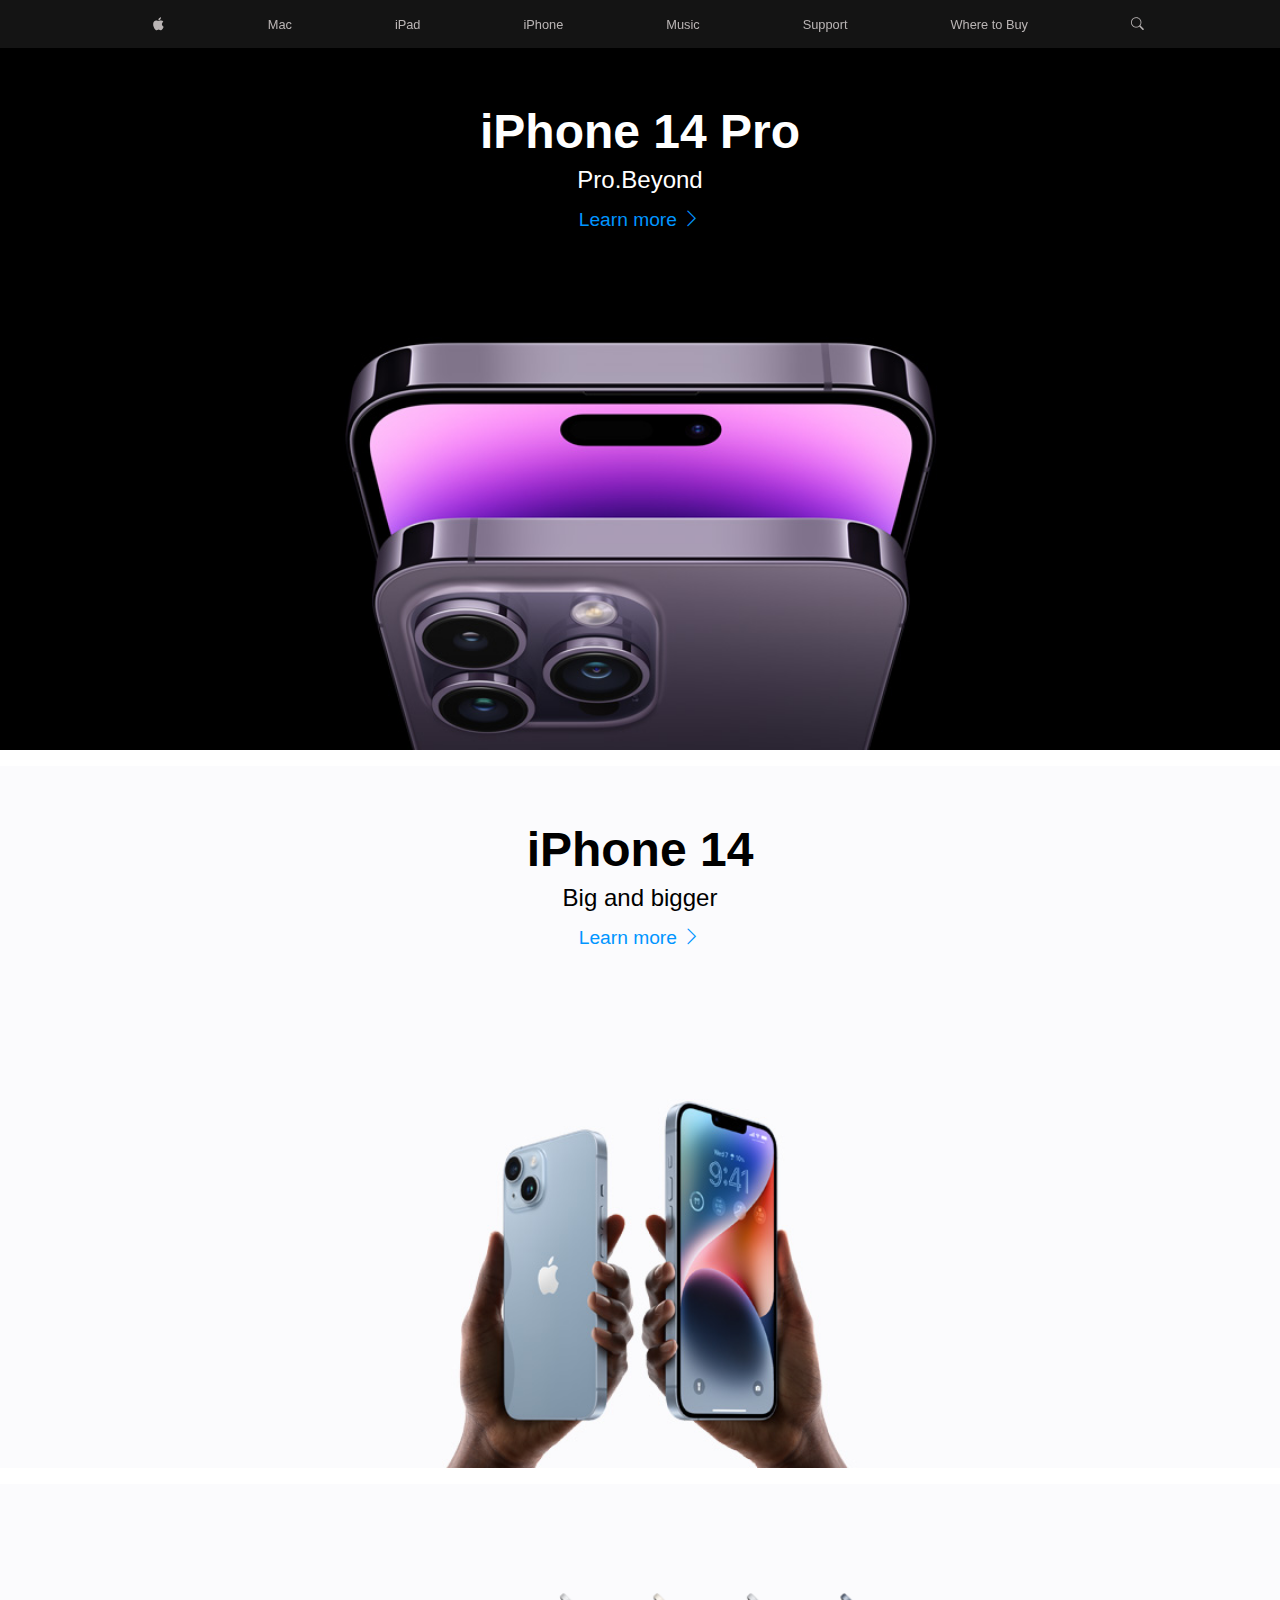
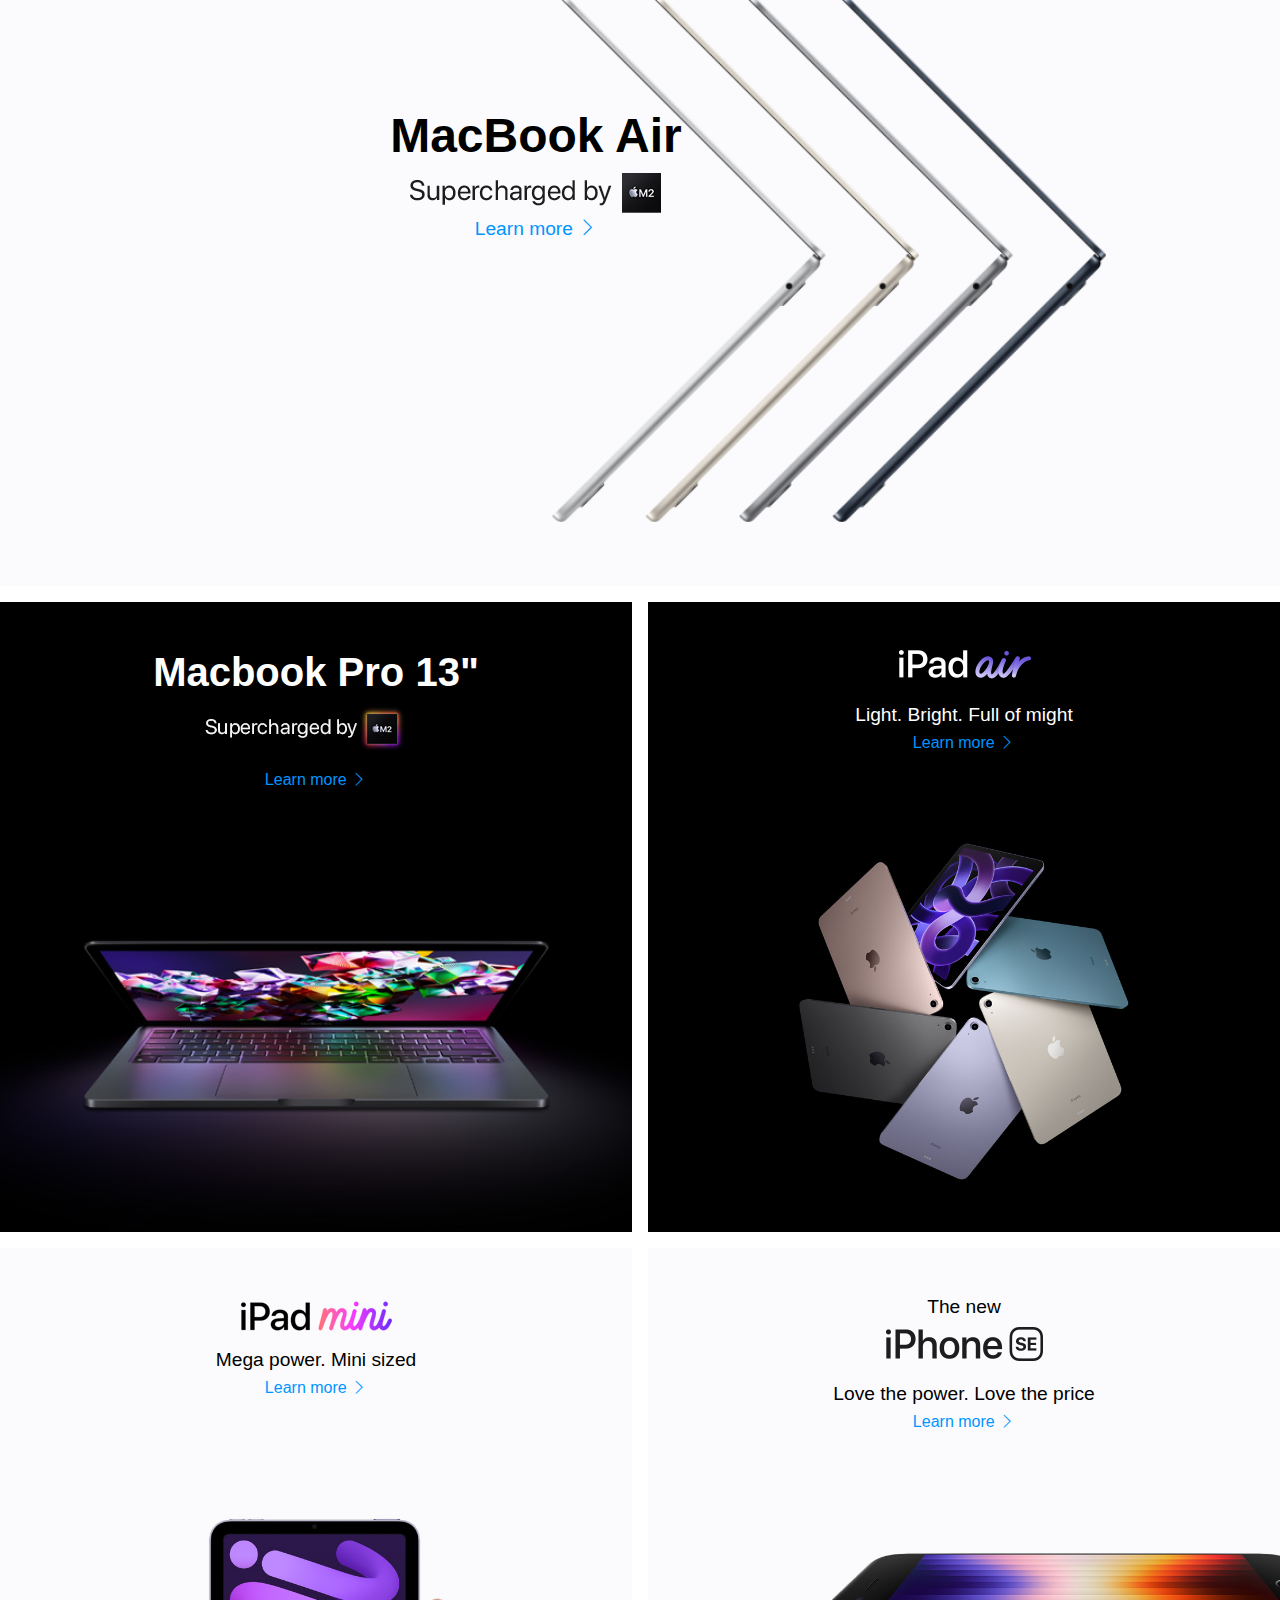
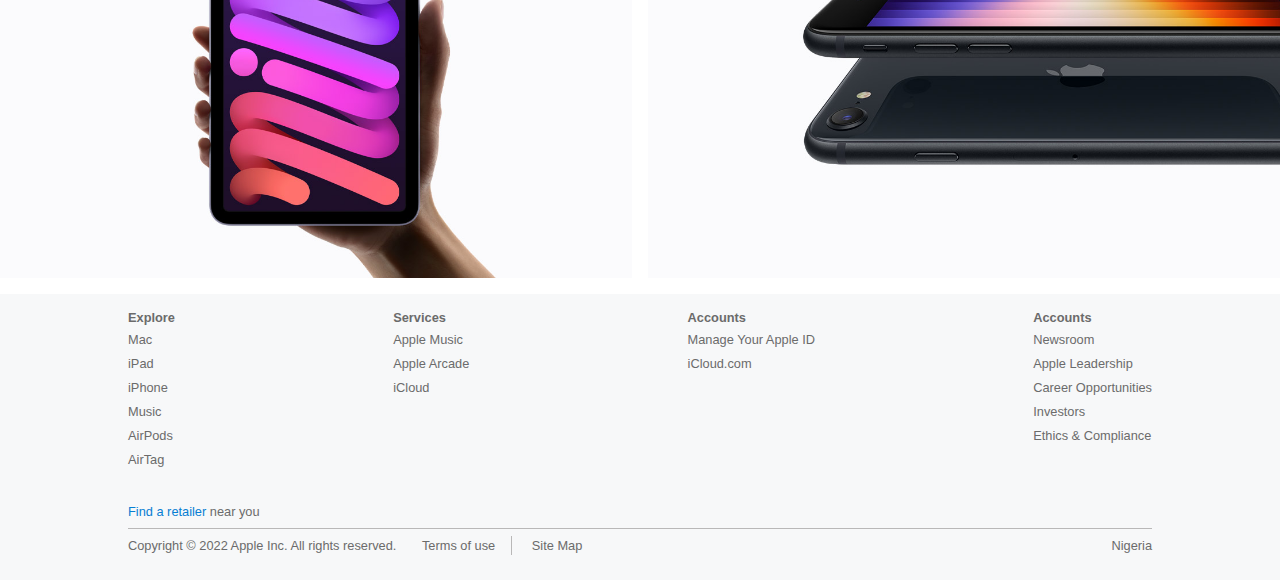
<file: index.html>
<!DOCTYPE html>
<html lang="en">
<head>
    <meta charset="UTF-8">
    <meta http-equiv="X-UA-Compatible" content="IE=edge">
    <meta name="viewport" content="width=device-width, initial-scale=1.0">
    <link rel="stylesheet" href="https://cdn.jsdelivr.net/npm/bootstrap-icons@1.9.1/font/bootstrap-icons.css"/>
    <link rel="stylesheet" href="./CSS/style.css">
    <link rel="stylesheet" href="./CSS/header-footer.css">
    <link rel="shortcut icon" href="./Images/apple logo.png" type="image/x-icon">
    <title>Apple-Clone</title>
</head>
<body>
   <div id="backdrop"> </div>
    <nav class="nav">
        <div class="nav-inner">
            <div class="nav-hamburger" id="toggle-nav">
                <i class="bi bi-list hamburger-img"></i>
            </div>
            <div class="nav-hamburger" id="toggle-nav-2">
                <i class="bi bi-x-lg hamburger-img"></i>
            </div>
            <div class="nav-apple-logo"> <a href="#"><i class="bi bi-apple apple-logo"></i></a></div>
        
            <!-- Desktop Nav bar -->
            <ul class="desktop-menu-list" id="desktop-menu-list">
                    <li class=" desktop-menu-list-item"> <a href="#"><i class="bi bi-apple"></i></a></li>
                    <li class=" desktop-menu-list-item"><a href="./macpage.html">Mac</a></li>
                    <li class=" desktop-menu-list-item"><a href="/ipad.html">iPad </a></li>
                    <li class=" desktop-menu-list-item"><a href="/iphone.html">iPhone</a></li>
                    <li class=" desktop-menu-list-item"><a href="/music.html">Music </a></li>
                    <li class=" desktop-menu-list-item"><a href="/support.html">Support</a></li>
                    <li class=" desktop-menu-list-item"><a href="/where-to-buy.html">Where to Buy</a></li>
                    <div class="desktop-menu-list-item" id="search"><i class="bi bi-search"></i></div>
            </ul>

            <!-- Search box on Desktop -->
            <div class="desktop-search-container search-container" id="desktop-search-container">
                <div>
                    <i class="bi bi-search"></i>
                    <input type="text" placeholder="Search apple.com" class="search-input" id="search-input">
                    <i class="bi bi-x-lg" id="close-search"></i>
                </div>
            </div>
        </div>
        <!-- Mobile drop down menu -->
        <div class="mobile-drop-down-container" id="mobile-drop-down-container">
            <div class="drop-down-top">
                <div class="search-container">
                    <i class="bi bi-search"></i>
                    <input type="text" placeholder="Search apple.com">
                </div>
            </div>
            <ul class="menu-list">
                <li class="menu-list-item top"><a href="./macpage.html">Mac</a></li>
                <li class="menu-list-item"><a href="/ipad.html">iPad </a></li>
                <li class="menu-list-item"><a href="/iphone.html">iPhone</a></li>
                <li class="menu-list-item"><a href="music.html">Music </a></li>
                <li class="menu-list-item"><a href="/support.html">Support</a></li>
                <li class="menu-list-item"><a href="/where-to-buy.html">Where to Buy</a></li>
            </ul>
        </div>
    </nav>
    <main>
        <!-- Hero section -->
        <section class="hero-pro">
            <h1><a href="https://www.apple.com/ng/iphone-14-pro/">iPhone 14 Pro</a></h1>
            <h3><a href="https://www.apple.com/ng/iphone-14-pro/">Pro.Beyond</a></h3>
            <p><a href="https://www.apple.com/ng/iphone-14-pro/">Learn more <span class="chevron"><i class="bi bi-chevron-right"></i></span></a></p>
        </section>

        <section class="hero-iphone-14">
            <h1><a href="https://www.apple.com/ng/iphone-14/">iPhone 14</a></h1>
            <h3><a href="https://www.apple.com/ng/iphone-14/">Big and bigger</a></h3>
            <p><a href="https://www.apple.com/ng/iphone-14/">Learn more <span class="chevron"><i class="bi bi-chevron-right"></i></span></a></p>
        </section>

        <section class="hero-macbook">
            <div class="mac">
                <div class='mac-left'>
                    <div class="mac-left-inner">
                        <h1><a href="https://www.apple.com/ng/iphone-14/">MacBook Air</a></h1>
                        <h2><a href="https://www.apple.com/ng/macbook-pro-13/"><img src="./Images/logo_hero_macbookair__edl9uovq56wm_large.png"> </a></h2>
                        <p><a href="https://www.apple.com/ng/iphone-14/">Learn more <span class="chevron"><i class="bi bi-chevron-right"></i></span></a></p>    
                    </div>
                </div>
                <div class='mac-right'>
                    <img src="/Images/hero_macbookair__el7scava26mq_large.png" alt="">
                </div>
            </div>
        </section>

        <section class="promo-section">
            <div class="grid-item grid-item-1">
                <h2><a href="https://www.apple.com/ng/macbook-pro-13/"> Macbook Pro 13" </a></h2>
                <h2><a href="https://www.apple.com/ng/macbook-pro-13/"><img src="./Images/logo_promo_mbp13__gnmug5nsag66_large.png"> </a></h2>
                <p><a href="https://www.apple.com/ng/macbook-pro-13/">Learn more <span class="chevron"><i class="bi bi-chevron-right"></i></span></a></p>
            </div>
            <div class="grid-item grid-item-2">
                <h2><a href="https://www.apple.com/ng/ipad-air/"><img src="./Images/promo_logo_ipadair__frwnnsqveeye_large.png"> </a></h2>
                <h4> <a href="https://www.apple.com/ng/ipad-air/"> Light. Bright. Full of might </a></h4>
                <p><a href="https://www.apple.com/ng/ipad-air/">Learn more <span class="chevron"><i class="bi bi-chevron-right"></i></span></a></p>
            </div>
            <div class="grid-item grid-item-3">
                <h2><a href="https://www.apple.com/ng/ipad-air/"><img src="./Images/promo_logo_ipad_mini__n5nqff6gq8yu_large.png"> </a></h2>
                <h4 class="white-bg"> <a href="https://www.apple.com/ng/ipad-air/"> Mega power. Mini sized </a></h4>
                <p><a href="https://www.apple.com/ng/iphone-14/">Learn more <span class="chevron"><i class="bi bi-chevron-right"></i></span></a></p>
            </div>
            <div class="grid-item grid-item-4">
                <h4 class="white-bg"><a href=""> The new </a></h4>
                <h2><a href="https://www.apple.com/ng/ipad-air/"><img src="./Images/logo_promo_iphonese__donhwtjy382u_large.png"> </a></h2>
                <h4 class="white-bg"> <a href=""> Love the power. Love the price </a></h4>
                <p><a href="https://www.apple.com/ng/iphone-14/">Learn more <span class="chevron"><i class="bi bi-chevron-right"></i></span></a></p>
            </div>
        </section>

        <footer>
            <div class="footer-container-mobile">
                <ul class="footer-accordion">
                    <li class="footer-item">
                        <div class="title-open">
                            <p>Explore</p>
                            <button class="footer-btn">
                                <span class="plus"><i class="bi bi-plus"></i></span>
                                <span class="minus"><i class="bi bi-x"></i></span>
                            </button>
                        </div>
                        <div class="footer-links">
                            <ul>
                                <li class="footer-link-item"><a href="./macpage.html">Mac </a></li>
                                <li class="footer-link-item"><a href="#">iPad </a></li>
                                <li class="footer-link-item"><a href="#">iPhone </a></li>
                                <li class="footer-link-item"><a href="#">Music </a></li>
                                <li class="footer-link-item"><a href="#">AirPods </a></li>
                                <li class="footer-link-item"><a href="#">AirTag </a></li>
                            </ul>
                        </div>
                    </li>
                    <li class="footer-item">
                        <div class="title-open">
                            <p>Services</p>
                            <button class="footer-btn">
                                <span class="plus"><i class="bi bi-plus"></i></span>
                                <span class="minus"><i class="bi bi-x"></i></span>
                            </button>
                        </div>
                        <div class="footer-links">
                            <ul>
                                <li class="footer-link-item"><a href="#">Apple Music </a></li>
                                <li class="footer-link-item"><a href="#">Apple Arcade </a></li>
                                <li class="footer-link-item"><a href="#">iCloud </a></li>
                            </ul>
                        </div>
                    </li>
                    <li class="footer-item">
                        <div class="title-open">
                            <p>Account</p>
                            <button class="footer-btn">
                                <span class="plus"><i class="bi bi-plus"></i></span>
                                <span class="minus"><i class="bi bi-x"></i></span>
                            </button>
                        </div>
                        <div class="footer-links">
                            <ul>
                                <li class="footer-link-item"><a href="#">Manage Your Apple ID</a></li>
                                <li class="footer-link-item"><a href="#">iCloud.com </a></li>
                            </ul>
                        </div>
                    </li>
                    <li class="footer-item">
                        <div class="title-open">
                            <p>About Apple</p>
                            <button class="footer-btn">
                                <span class="plus"><i class="bi bi-plus"></i></span>
                                <span class="minus"><i class="bi bi-x"></i></span>
                            </button>
                        </div>
                        <div class="footer-links">
                            <ul>
                                <li class="footer-link-item"><a href="#">Newsroom </a></li>
                                <li class="footer-link-item"><a href="#">Apple Leadership </a></li>
                                <li class="footer-link-item"><a href="#">Career Opportunities </a></li>
                                <li class="footer-link-item"><a href="#">Investors </a></li>
                                <li class="footer-link-item"><a href="#">Ethics & Compliance </a></li>
                            </ul>
                        </div>
                    </li>
                </ul>
            </div>

            <div class="footer-container-desktop">
                <div class="desktop-footer-items">
                    <h4>Explore</h4>
                    <ul class="desktop-footer-item-list">
                        <li class="footer-link-item"><a href="./macpage.html">Mac </a></li>
                         <li class="footer-link-item"><a href="#">iPad </a></li>
                         <li class="footer-link-item"><a href="#">iPhone </a></li>
                         <li class="footer-link-item"><a href="#">Music </a></li>
                         <li class="footer-link-item"><a href="#">AirPods </a></li>
                         <li class="footer-link-item"><a href="#">AirTag </a></li>
                    </ul>
                </div>

                <div class="desktop-footer-items">
                    <h4>Services</h4>
                    <ul class="desktop-footer-item-list">
                        <li class="footer-link-item"><a href="#">Apple Music </a></li>
                        <li class="footer-link-item"><a href="#">Apple Arcade </a></li>
                        <li class="footer-link-item"><a href="#">iCloud </a></li>
                    </ul>
                </div>
                <div class="desktop-footer-items">
                    <h4>Accounts</h4>
                    <ul class="desktop-footer-item-list">
                        <li class="footer-link-item"><a href="#">Manage Your Apple ID</a></li>
                        <li class="footer-link-item"><a href="#">iCloud.com </a></li>
                    </ul>
                </div>
                <div class="desktop-footer-items">
                    <h4>Accounts</h4>
                    <ul class="desktop-footer-item-list">
                        <li class="footer-link-item"><a href="#">Newsroom </a></li>
                        <li class="footer-link-item"><a href="#">Apple Leadership </a></li>
                        <li class="footer-link-item"><a href="#">Career Opportunities </a></li>
                        <li class="footer-link-item"><a href="#">Investors </a></li>
                        <li class="footer-link-item"><a href="#">Ethics & Compliance </a></li>
                    </ul>
                </div>
            </div>
            <div class="bottom-footer">
                <div class="retailer-find">
                    <p><a href="#">Find a retailer</a> near you</p>
                </div>
                <div class="copyright-container">
                    <div class="copyright">
                        <p>Copyright © 2022 Apple Inc. All rights reserved.</p>
                        <p><span class="terms"><a href="#">Terms of use</a></span> <span class="site-map"> <a>Site Map</a></span></p>
                    </div>
                    <div class="country">
                        <p><a href="#">Nigeria</a></p>
                    </div>
                </div>
            </div>
        </footer>

    </main>
    
  <script src="./script.js/script.js"></script>  
</body>
</html>
</file>
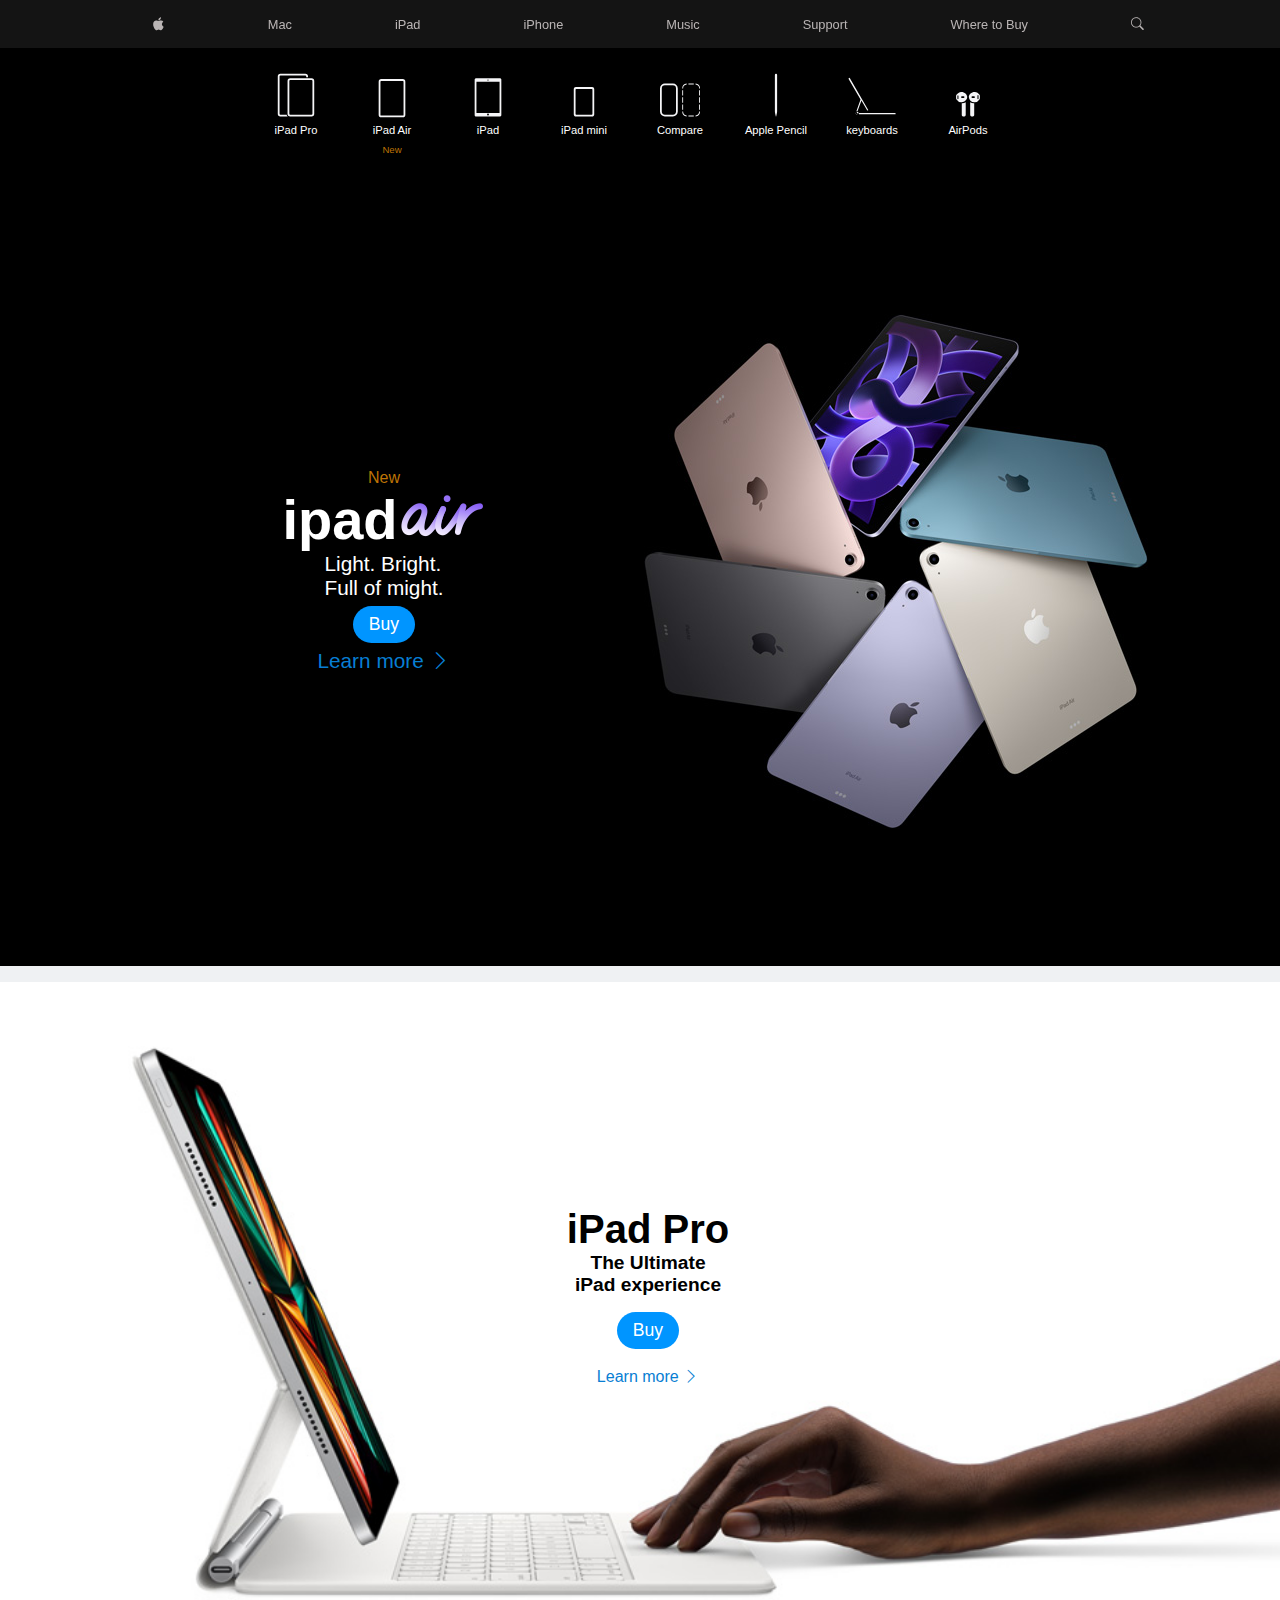
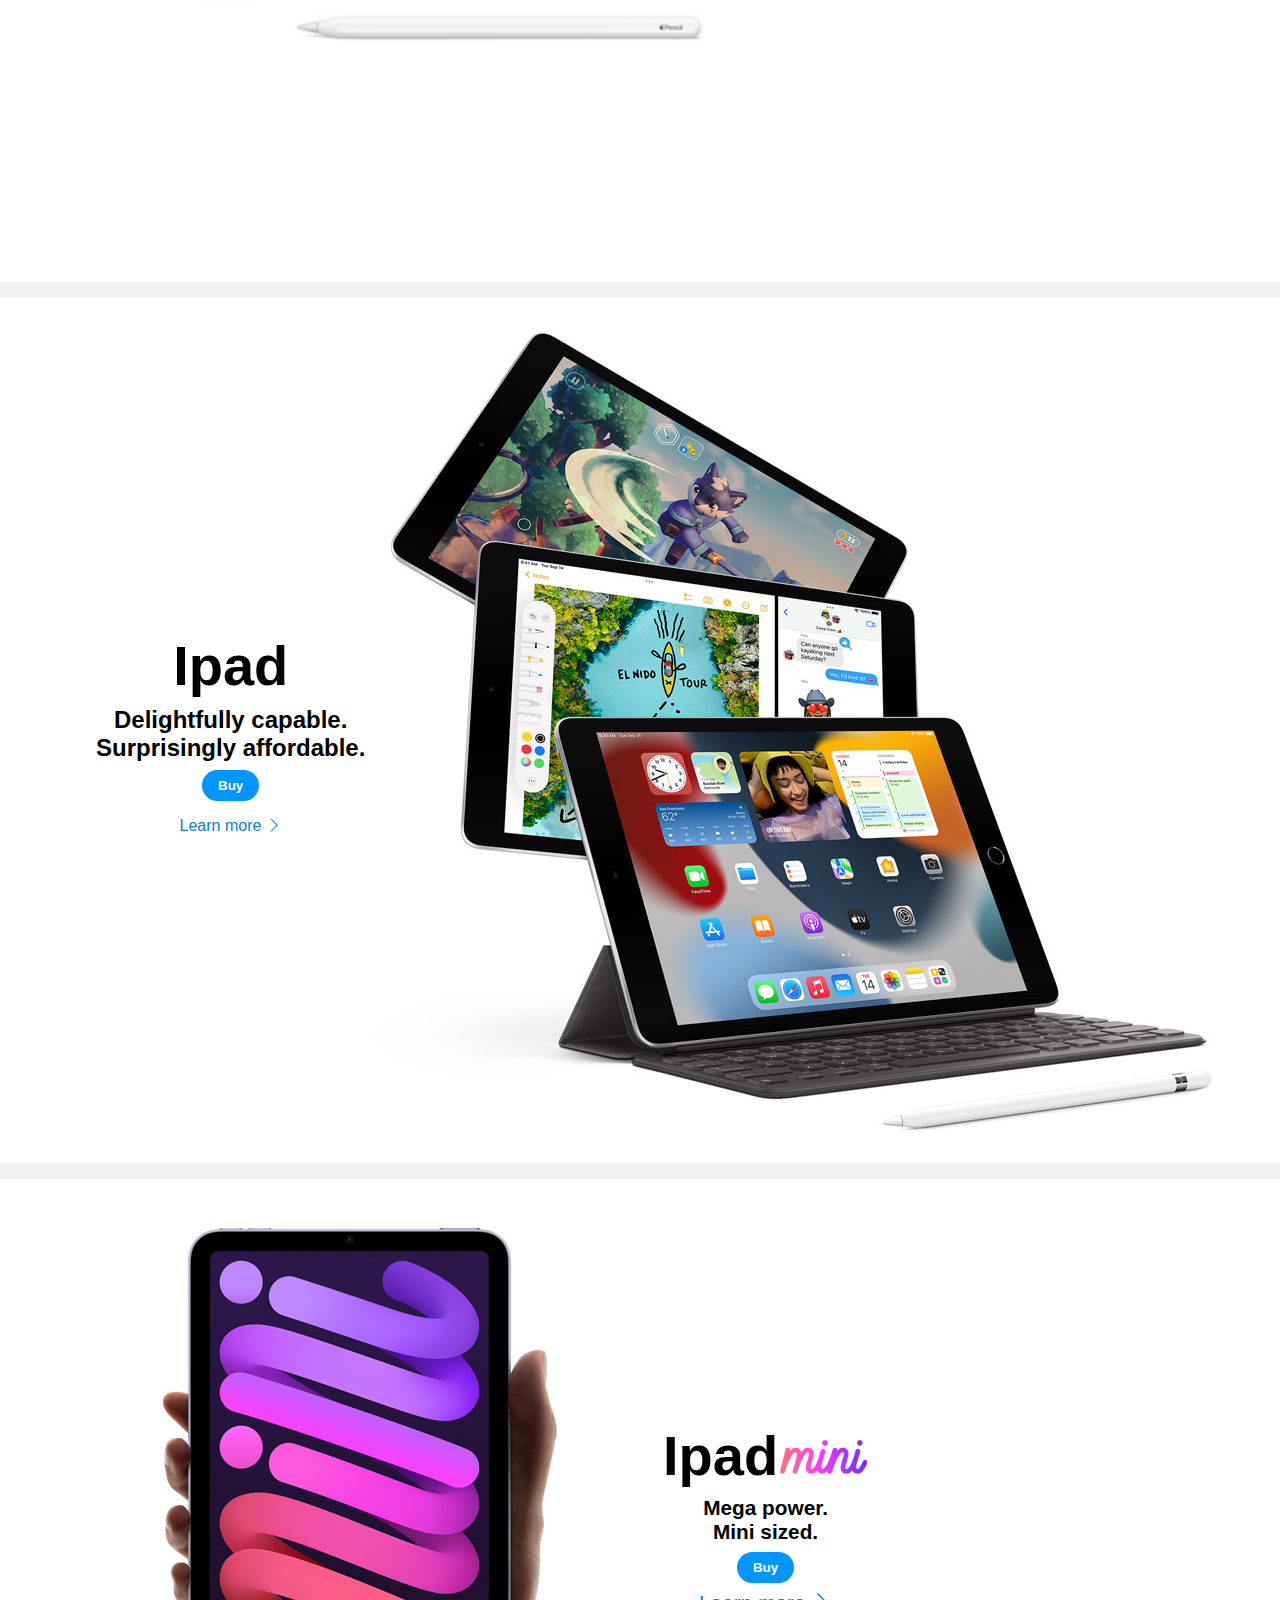
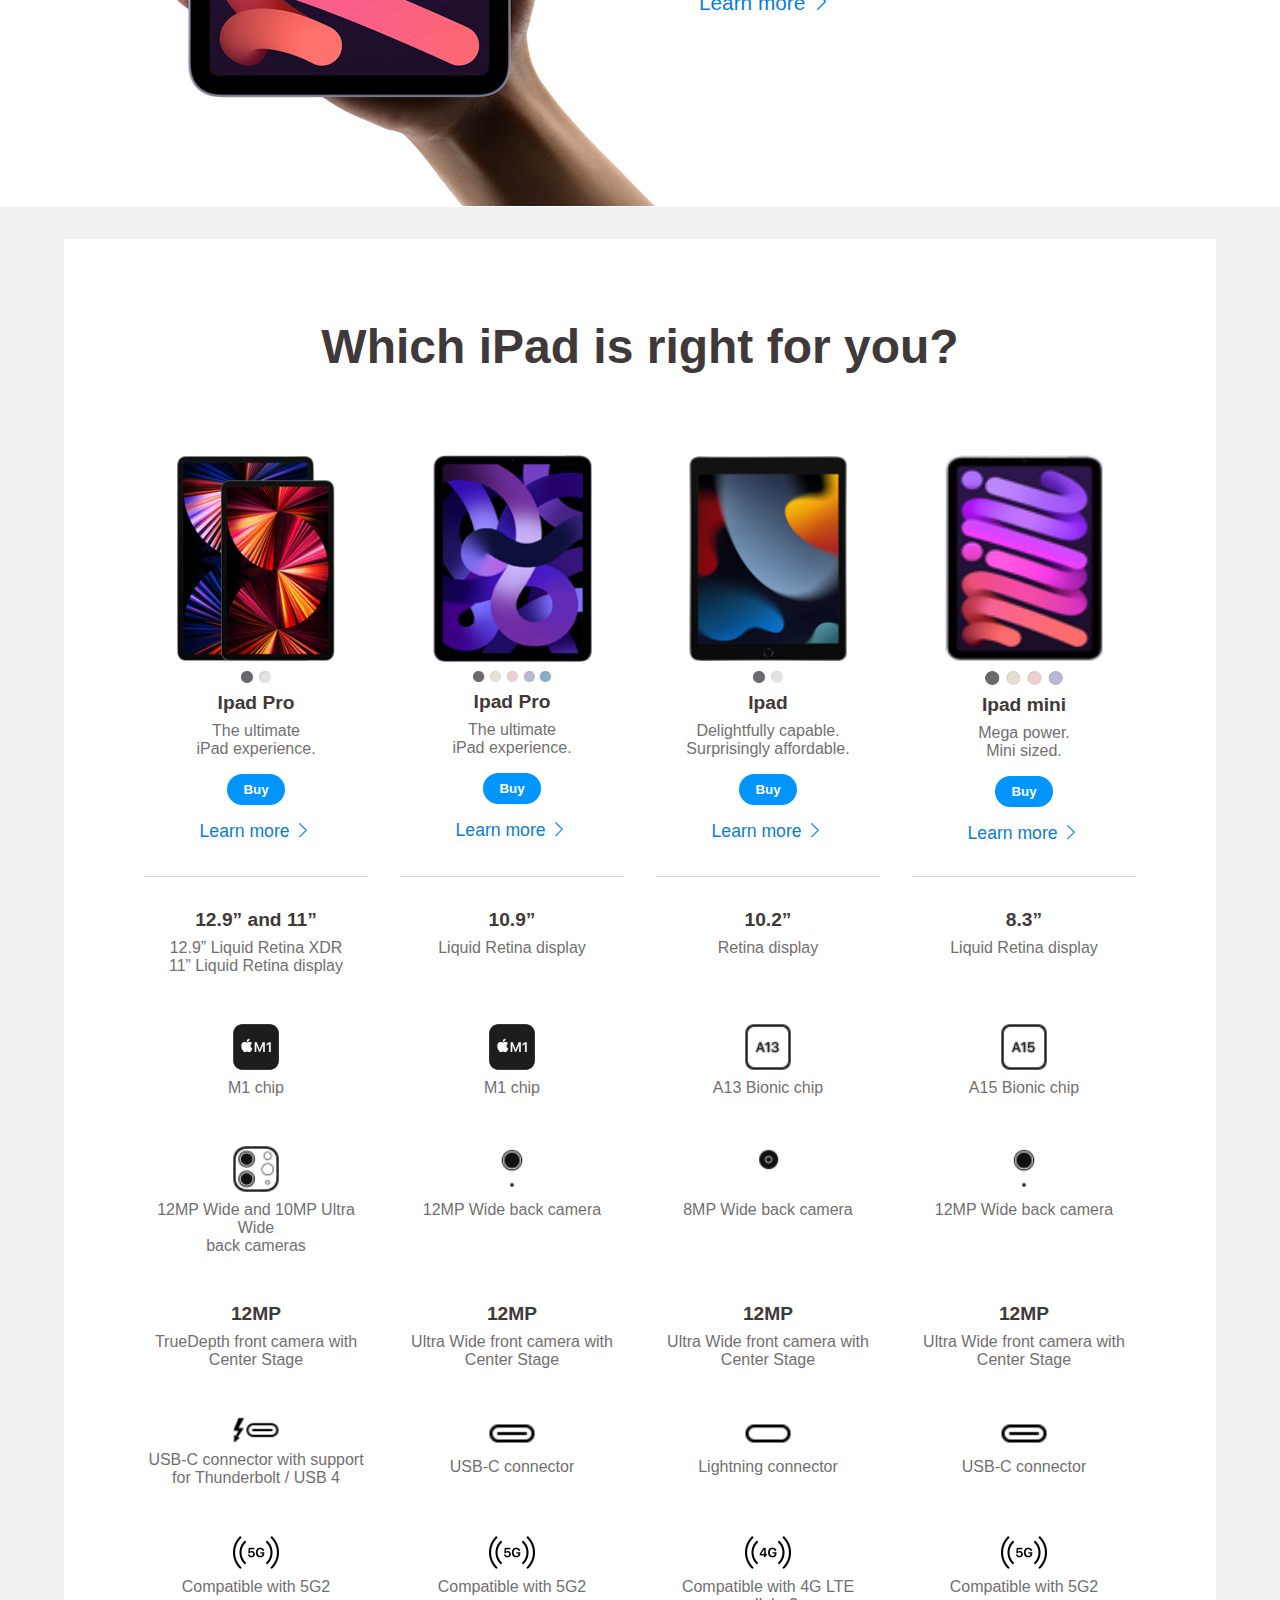
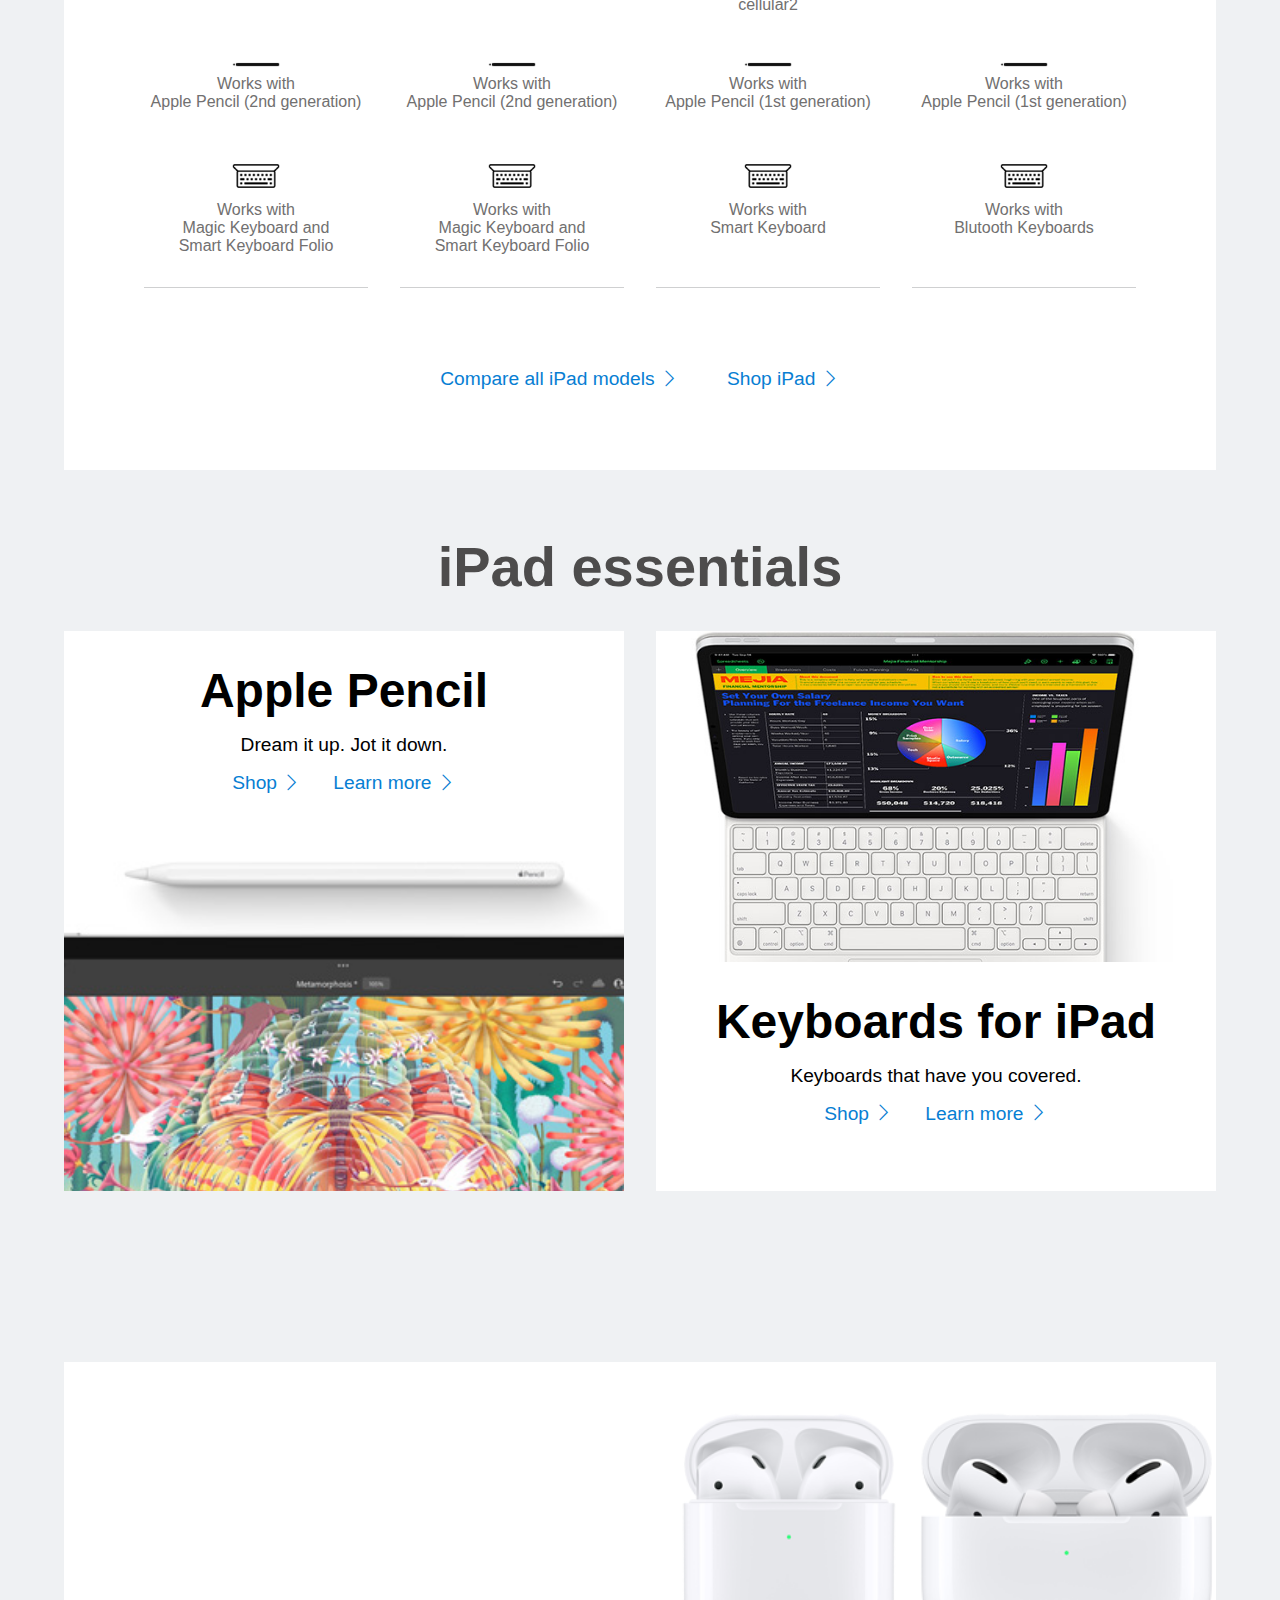
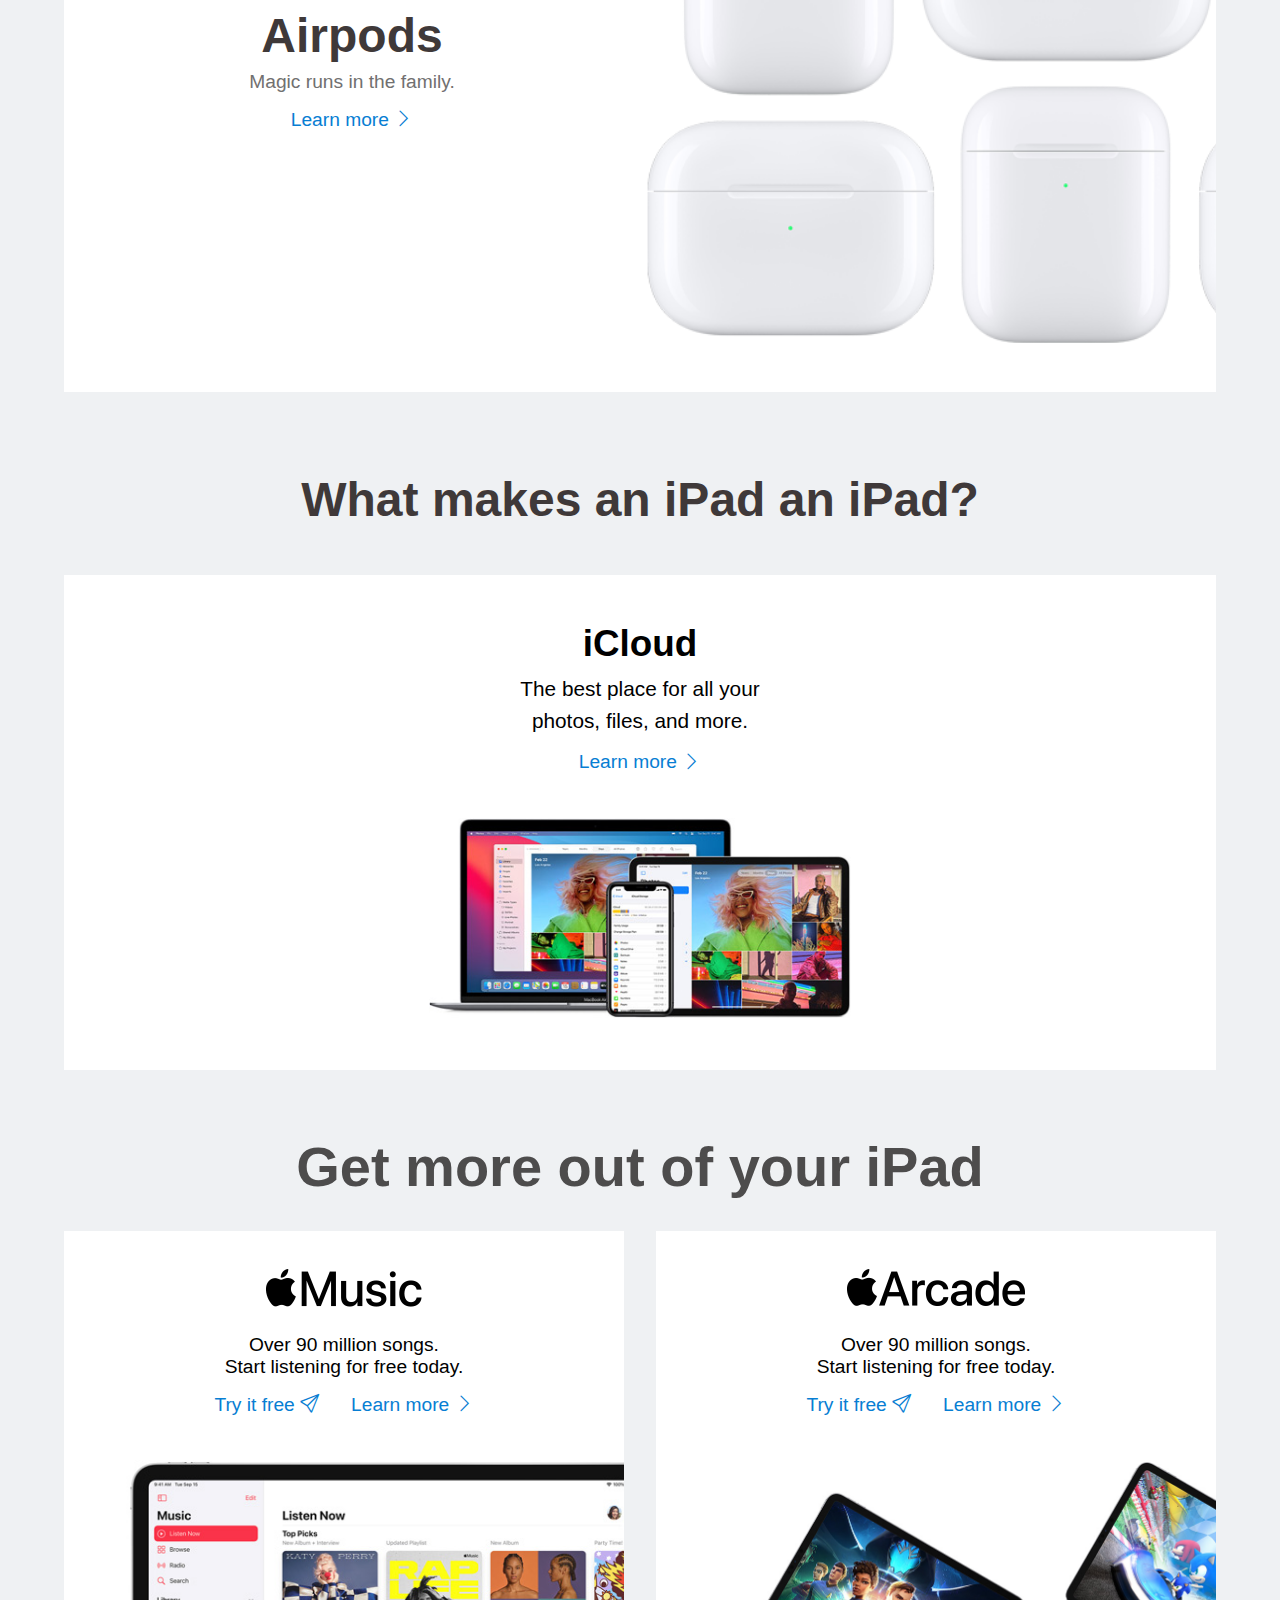
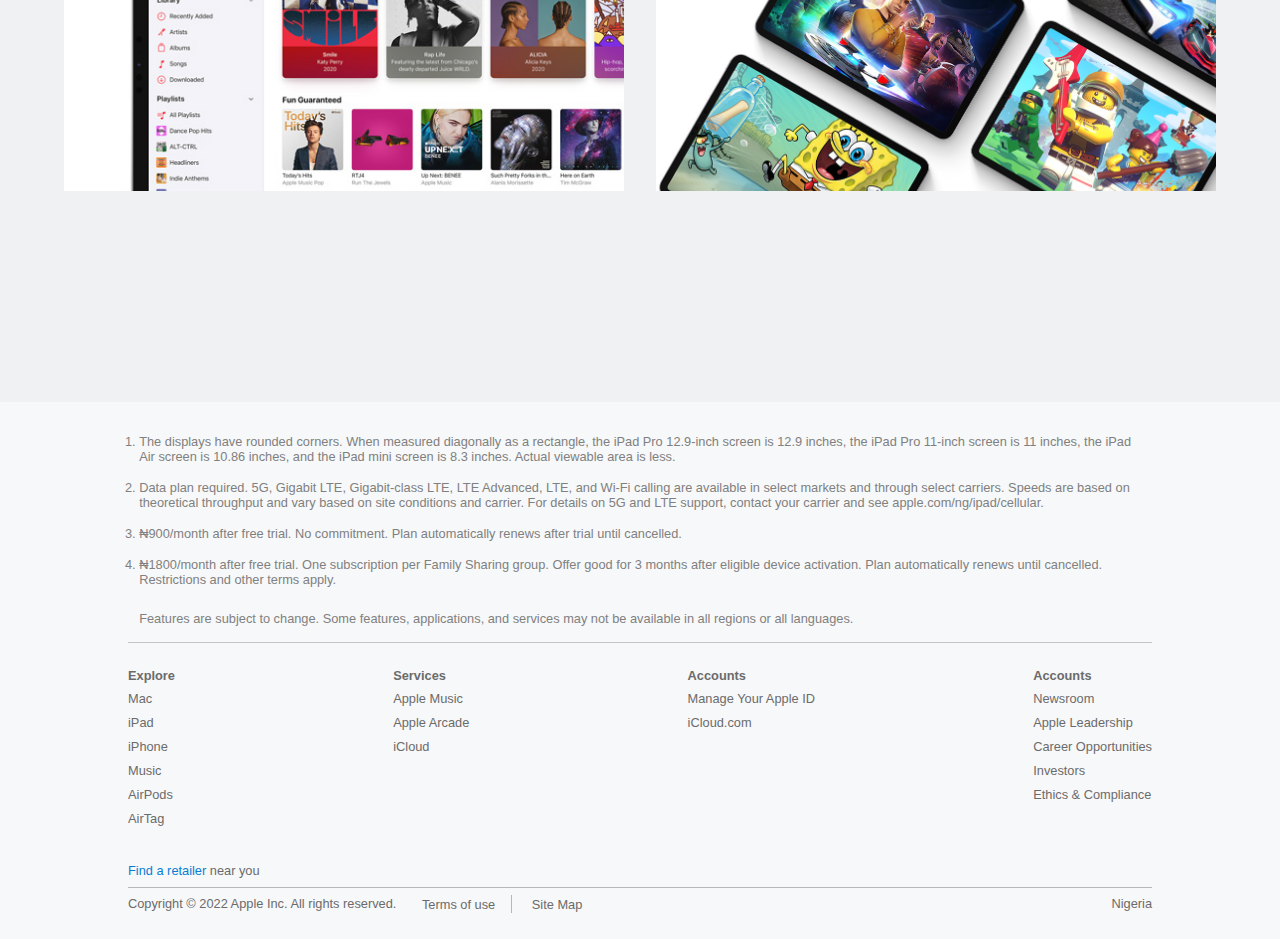
<file: ipad.html>
<!DOCTYPE html>
<html lang="en">
    <head>
        <meta charset="UTF-8">
        <meta http-equiv="X-UA-Compatible" content="IE=edge">
        <meta name="viewport" content="width=device-width, initial-scale=1.0">
        <link rel="stylesheet" href="https://cdn.jsdelivr.net/npm/bootstrap-icons@1.9.1/font/bootstrap-icons.css"/>
        <link rel="stylesheet" href="/CSS/ipad.css">
        <link rel="shortcut icon" href="./Images/apple logo.png" type="image/x-icon">
        <link rel="stylesheet" href="./CSS/header-footer.css">
        <link rel="stylesheet" href="https://cdnjs.cloudflare.com/ajax/libs/animate.css/4.1.1/animate.min.css"/>
        <title>iPad - App (NG)</title>
    </head>
<body>
    <div id="backdrop"> </div>
    <nav class="nav">
        <div class="nav-inner">
            <div class="nav-hamburger" id="toggle-nav">
                <i class="bi bi-list hamburger-img"></i>
            </div>
            <div class="nav-hamburger" id="toggle-nav-2">
                <i class="bi bi-x-lg hamburger-img"></i>
            </div>
            <div class="nav-apple-logo"> <a href="/index.html"><i class="bi bi-apple apple-logo"></i></a></div>
        
            <!-- Desktop Nav bar -->
            <ul class="desktop-menu-list" id="desktop-menu-list">
                    <li class=" desktop-menu-list-item"> <a href="/index.html"><i class="bi bi-apple"></i></a></li>
                    <li class=" desktop-menu-list-item"><a href="./macpage.html">Mac</a></li>
                    <li class=" desktop-menu-list-item"><a href="#">iPad </a></li>
                    <li class=" desktop-menu-list-item"><a href="/iphone.html">iPhone</a></li>
                    <li class=" desktop-menu-list-item"><a href="/music.html">Music </a></li>
                    <li class=" desktop-menu-list-item"><a href="/support.html">Support</a></li>
                    <li class=" desktop-menu-list-item"><a href="/where-to-buy.html">Where to Buy</a></li>
                    <div class="desktop-menu-list-item" id="search"><i class="bi bi-search"></i></div>
            </ul>
            <!-- Search box on Desktop -->
            <div class="desktop-search-container search-container" id="desktop-search-container">
                <div>
                    <i class="bi bi-search"></i>
                    <input type="text" placeholder="Search apple.com" class="search-input">
                    <i class="bi bi-x-lg" id="close-search"></i>
                </div>
            </div>
        </div>
        <!-- Mobile drop down menu -->
        <div class="mobile-drop-down-container" id="mobile-drop-down-container">
            <div class="drop-down-top">
                <div class="search-container">
                    <i class="bi bi-search"></i>
                    <input type="text" placeholder="Search apple.com">
                </div>
            </div>
            <ul class="menu-list">
                <li class="menu-list-item top"><a href="./macpage.html">Mac</a></li>
                <li class="menu-list-item"><a href="#">iPad </a></li>
                <li class="menu-list-item"><a href="/iphone.html">iPhone</a></li>
                <li class="menu-list-item"><a href="/music.html">Music </a></li>
                <li class="menu-list-item"><a href="/support.html">Support</a></li>
                <li class="menu-list-item"><a href="/where-to-buy.html">Where to Buy</a></li>
            </ul>
        </div>
    </nav>
    
    <section class="ipad-hero">
        <div class="ipad-icons animate__animated animate__fadeInRight">
           <div class="icon-img-container">
               <img src="./Images/ipad-images/ipadpro_dark__175htbn6m76u_large.svg" alt="">
               <p>iPad Pro</p>
           </div>
           <div class="icon-img-container">
               <img src="./Images/ipad-images/ipadair_dark__gi1t1iqta1yu_large.svg" alt="">
               <p>iPad Air</p>
               <p class="new">New</p>
           </div>
           <div class="icon-img-container">
                <img src="./Images/ipad-images/ipad_dark__fe8ocv9hktim_large.svg" alt="">
                <p>iPad</p>
            </div>
           <div class="icon-img-container">
                <img src="./Images/ipad-images/ipadmini_dark__cdfcygd422uu_large.svg" alt="">
                <p>iPad mini</p>
            </div>
           <div class="icon-img-container">
                <img src="./Images/ipad-images/ipad_compare_dark__cxllw9w1tuy6_large.svg" alt="">
                <p>Compare</p>
           </div>
           <div class="icon-img-container">
                <img src="./Images/ipad-images/apple_pencil_dark__c42qcvi9e802_large.svg" alt="">
                <p>Apple Pencil</p>
            </div>
           <div class="icon-img-container">
                <img src="./Images/ipad-images/keyboard_dark__dtedyad0xnqu_large.svg" alt="">
                <p>keyboards</p>
            </div>
           <div class="icon-img-container">
                <img src="./Images/ipad-images/airpods_dark__ccoezo86z37m_large.svg" alt="">
                <p>AirPods</p>
            </div>
        </div>
        
    </section>
    <section class="ipad-air-section">
        <div class="ipad-air-container">
            <div class="ipad-air-left">
                <p class="new">New</p>
                <h1>ipad <span><img src="/Images/ipad-images/air_script__coyet2g7gkia_large.png" alt=""></span></h1>
                <p>Light. Bright. <br>
                    Full of might.</p>
                <button>Buy</button>
                <p class="learn-more"><a href="https://www.apple.com/ng/ipad-air/">Learn more <i class="bi bi-chevron-right"></i> </a></p>
            </div>
            <div class="ipad-air-right">
            
            </div>
        </div>
    </section>
    <div class="between"></div>
    <section class="ipad-pro-section">
        <img src="/Images/ipad-images/ipad_pro_hero__bh3eq6sqfjw2_medium.jpg" alt="">
        <div class="ipad-pro-text">
            <h1>iPad Pro</h1>
            <p>The Ultimate <br> iPad experience</p>
            <button>Buy</button>
            <p class="learn-more"><a href="https://www.apple.com/ng/ipad-pro/">Learn more <i class="bi bi-chevron-right"></i> </a></p>
        </div>
    </section>

    <div class="between"></div>
    <section class="ipad-section">
        <div class="ipad-section-left">
            <h1>Ipad</h1>
            <p>Delightfully capable. <br> Surprisingly affordable.</p>
            <button>Buy</button>
            <p><a href="https://www.apple.com/ng/ipad-10.2/">Learn more <i class="bi bi-chevron-right"></i></a></p>
        </div>
        <div class="ipad-section-right">
            <img src="/Images/ipad-images/ipad_10_2__7yowwyyrbmaa_large.jpg" alt="">
        </div>
    </section>

    <div class="between"></div>
    <section class="ipad-mini-section">
        <div class="ipad-mini-container">
            <div class="ipad-mini-left">
                <img src="/Images/ipad-images/ipad_mini__dn6g8b0hw8om_large.jpg" alt="">
            </div>
            <div class="ipad-mini-right">
                <h1>Ipad <span><img src="/Images/ipad-images/mini_script__bjahejz6luqa_medium.png" alt=""></span></h1>
                <p>Mega power. <br>Mini sized.</p>
                <button>Buy</button>
                <p class="learn-more"><a href="https://www.apple.com/ng/ipad-pro/">Learn more <i class="bi bi-chevron-right"></i> </a></p>
            </div>
        </div>
    </section>
    <section class="ipad-tab-section">
        <div class="ipad-tab-section-container">
                <h1 class="title">Which iPad is right for you?</h1>

                <div class="ipad-tabs-container active">
                    <div class="ipad-tab-item active">
                        <img class="big-img" src="./Images/ipad-images/tab-section/compare_ipad_pro__erf9x8mw04sy_large.png" alt="">
                        <img class="swatches" src="./Images/ipad-images/tab-section/compare_ipad_pro_swatches__bxn5nqwduk9y_large.png" alt="">
                        <h3>Ipad Pro</h3>
                        <p>The ultimate <br> iPad experience.</p>
                        <button>Buy</button>
                        <p class="learn-more"><a href="https://www.apple.com/ng/ipad-pro/">Learn more <i class="bi bi-chevron-right"></i> </a></p>
                    </div>
                    <div class="ipad-tab-item active">
                        <img class="big-img" src="./Images/ipad-images/tab-section/compare_ipad_air__bxjv33pk6nte_large.png" alt="">
                        <img class="swatches1" src="./Images/ipad-images/tab-section/compare_ipad_air_swatches__dagugd9h3nsm_large_2x.png" alt="">
                        <h3>Ipad Pro</h3>
                        <p>The ultimate <br> iPad experience.</p>
                        <button>Buy</button>
                        <p class="learn-more"><a href="https://www.apple.com/ng/ipad-air/">Learn more <i class="bi bi-chevron-right"></i> </a></p>
                    </div>
                    <div class="ipad-tab-item active">
                        <img class="big-img" src="./Images/ipad-images/tab-section/compare_ipad_10_2__fwgwy7jydtea_large.png" alt="">
                        <img class="swatches" src="./Images/ipad-images/tab-section/compare_ipad_10_2_swatches__b77m5o9rqjhy_large_2x.png" alt="">
                        <h3>Ipad</h3>
                        <p>Delightfully capable. <br>Surprisingly affordable.</p>
                        <button>Buy</button>
                        <p class="learn-more"><a href="https://www.apple.com/ng/ipad-10.2/">Learn more <i class="bi bi-chevron-right"></i> </a></p>
                    </div>
                    <div class="ipad-tab-item active">
                        <img class="big-img" src="./Images/ipad-images/tab-section/compare_ipad_mini__czcsk9ukpeie_small.png" alt="">
                        <img class="swatches1" src="./Images/ipad-images/tab-section/compare_ipad_mini_swatches__fdzgy88hh6ai_large_2x.png" alt="">
                        <h3>Ipad mini</h3>
                        <p>Mega power.<br> Mini sized.</p>
                        <button>Buy</button>
                        <p class="learn-more"><a href="https://www.apple.com/ng/ipad-mini/">Learn more <i class="bi bi-chevron-right"></i> </a></p>
                    </div>
                    <!-- line 2 -->
                    <div class="ipad-tab-item">
                        <h3>12.9” and 11”</h3>
                        <p>12.9” Liquid Retina XDR<br> 11” Liquid Retina display</p>
                    </div>
                    <div class="ipad-tab-item">
                        <h3>10.9”</h3>
                        <p>Liquid Retina display</p>
                    </div>
                    <div class="ipad-tab-item">
                        <h3>10.2”</h3>
                        <p>Retina display</p>
                    </div>
                    <div class="ipad-tab-item">
                        <h3>8.3”</h3>
                        <p>Liquid Retina display</p>
                    </div>
                    <!-- Line 3 -->
                    <div class="ipad-tab-item">
                        <img class ='sm-img' src="./Images/ipad-images/tab-section/compare_m1_chip__ev9f5zgvwo02_large_2x.png" alt="">
                        <p> M1 chip</p>
                    </div>
                    <div class="ipad-tab-item">
                        <img class ='sm-img' src="./Images/ipad-images/tab-section/compare_m1_chip__ev9f5zgvwo02_large_2x.png" alt="">
                        <p> M1 chip</p>
                    </div>
                    <div class="ipad-tab-item">
                        <img class ='sm-img' src="./Images/ipad-images/tab-section/compare_a13_chip__f2yibwat6sya_large.png" alt="">
                        <p> A13 Bionic chip</p>
                    </div>
                    <div class="ipad-tab-item">
                        <img class ='sm-img' src="./Images/ipad-images/tab-section/compare_a15_chip__c4a0mtst408y_large.png" alt="">
                        <p> A15 Bionic chip</p>
                    </div>
                    <!-- Line 4 -->
                    <div class="ipad-tab-item">
                        <img class ='sm-img' src="./Images/ipad-images/tab-section/compare_camera_12mp_wide_10mp_ultrawide__exe6qcqnzr42_large.png" alt="">
                        <p> 12MP Wide and 10MP Ultra Wide <br> back cameras</p>
                    </div>
                    <div class="ipad-tab-item">
                        <img class ='sm-img' src="./Images/ipad-images/tab-section/compare_camera_12mp_wide__buiapmy4l402_large.png" alt="">
                        <p> 12MP Wide back camera</p>
                    </div>
                    <div class="ipad-tab-item">
                        <img class ='sm-img' src="./Images/ipad-images/tab-section/compare_camera_8mp_wide__canjmhsldos2_large.png" alt="">
                        <p> 8MP Wide back camera</p>
                    </div>
                    <div class="ipad-tab-item">
                        <img class ='sm-img' src="./Images/ipad-images/tab-section/compare_camera_12mp_wide__buiapmy4l402_large.png" alt="">
                        <p> 12MP Wide back camera</p>
                    </div>

                    <!-- line 5 -->
                    <div class="ipad-tab-item">
                        <h3>12MP</h3>
                        <p>TrueDepth front camera with<br> Center Stage</p>
                    </div>
                    <div class="ipad-tab-item">
                        <h3>12MP</h3>
                       <p>Ultra Wide front camera with<br> Center Stage</p>
                    </div>
                    <div class="ipad-tab-item">
                        <h3>12MP</h3>
                        <p>Ultra Wide front camera with<br> Center Stage</p>
                    </div>
                    <div class="ipad-tab-item">
                        <h3>12MP</h3>
                        <p>Ultra Wide front camera with<br> Center Stage</p>
                    </div>
                    
                    <!-- Line 6 -->
                    <div class="ipad-tab-item">
                        <img class ='sm-img' src="./Images/ipad-images/tab-section/compare_usbc_thunderbolt__fuat6j3gyc2u_large.png" alt="">
                        <p> USB-C connector with support <br> for Thunderbolt / USB 4</p>
                    </div>
                    <div class="ipad-tab-item">
                        <img class ='sm-img' src="./Images/ipad-images/tab-section/compare_usbc__gnv70qm6mcuq_large.png" alt="">
                        <p> USB-C connector</p>
                    </div>
                    <div class="ipad-tab-item">
                        <img class ='sm-img' src="./Images/ipad-images/tab-section/compare_lightning__drp7mpo3oyie_large.png" alt="">
                        <p> Lightning connector</p>
                    </div>
                    <div class="ipad-tab-item">
                        <img class ='sm-img' src="./Images/ipad-images/tab-section/compare_usbc__gnv70qm6mcuq_large.png" alt="">
                        <p> USB-C connector</p>
                    </div>
                    <!-- Line 7 -->
                    <div class="ipad-tab-item">
                        <img class ='sm-img' src="./Images/ipad-images/tab-section/compare_cellular_5g__gck9kjr82ci2_large.png" alt="">
                        <p> Compatible with 5G2</p>
                    </div>
                    <div class="ipad-tab-item">
                        <img class ='sm-img' src="./Images/ipad-images/tab-section/compare_cellular_5g__gck9kjr82ci2_large.png" alt="">
                        <p> Compatible with 5G2</p>
                    </div>
                    <div class="ipad-tab-item">
                        <img class ='sm-img' src="./Images/ipad-images/tab-section/compare_cellular_4g__emz9l1sj4yye_large.png" alt="">
                        <p> Compatible with 4G LTE cellular2</p>
                    </div>
                    <div class="ipad-tab-item">
                        <img class ='sm-img' src="./Images/ipad-images/tab-section/compare_cellular_5g__gck9kjr82ci2_large.png" alt="">
                        <p> Compatible with 5G2</p>
                    </div>

                    <!-- Line 8 -->
                    <div class="ipad-tab-item">
                        <img class ='sm-img' src="./Images/ipad-images/tab-section/compare_pencil__2ii95qsgy0y6_large.png" alt="">
                        <p> Works with <br> Apple Pencil (2nd generation)</p>
                    </div>
                    <div class="ipad-tab-item">
                        <img class ='sm-img' src="./Images/ipad-images/tab-section/compare_pencil__2ii95qsgy0y6_large.png" alt="">
                        <p> Works with <br> Apple Pencil (2nd generation)</p>
                    </div>
                    <div class="ipad-tab-item">
                        <img class ='sm-img' src="./Images/ipad-images/tab-section/compare_pencil__2ii95qsgy0y6_large.png" alt="">
                        <p> Works with <br> Apple Pencil (1st generation)</p>
                    </div>
                    <div class="ipad-tab-item">
                        <img class ='sm-img' src="./Images/ipad-images/tab-section/compare_pencil__2ii95qsgy0y6_large.png" alt="">
                        <p> Works with <br> Apple Pencil (1st generation)</p>
                    </div>
                    <!-- Line 9 -->
                    <div class="ipad-tab-item active">
                        <img class ='sm-img' src="./Images/ipad-images/tab-section/compare_smart_keyboard__gh56kiymgfam_large.png" alt="">
                        <p> Works with <br> Magic Keyboard and <br> Smart Keyboard Folio</p>
                    </div>
                    <div class="ipad-tab-item active">
                        <img class ='sm-img' src="./Images/ipad-images/tab-section/compare_smart_keyboard__gh56kiymgfam_large.png" alt="">
                        <p> Works with <br> Magic Keyboard and <br> Smart Keyboard Folio</p>
                    </div>
                    <div class="ipad-tab-item active">
                        <img class ='sm-img' src="./Images/ipad-images/tab-section/compare_smart_keyboard__gh56kiymgfam_large.png" alt="">
                        <p> Works with <br> Smart Keyboard</p>
                    </div>
                    <div class="ipad-tab-item active">
                        <img class ='sm-img' src="./Images/ipad-images/tab-section/compare_smart_keyboard__gh56kiymgfam_large.png" alt="">
                        <p> Works with <br> Blutooth Keyboards</p>
                    </div>
                </div>
                <div class="compare-shop">
                    <p class="learn-more"><a href="https://www.apple.com/ng/ipad/compare/">Compare all iPad models <i class="bi bi-chevron-right"></i> </a></p>
                    <p class="learn-more"><a href="https://locate.apple.com/ng/en/">Shop iPad <i class="bi bi-chevron-right"></i> </a></p>
                </div>
        </div>
    </section>
    <section class="ipad-essential-section">
        <h1>iPad essentials</h1>
        <div class="ipad-essential-card">
                <div class="single-card">
                    <div class="card-text">
                        <h2>Apple Pencil</h2>
                        <p>Dream it up. Jot it down.</p>
                        <div class="essential-shop">
                            <p class="learn-more"><a href="https://locate.apple.com/ng/en/">Shop <i class="bi bi-chevron-right"></i> </a></p>
                            <p class="learn-more"><a href="https://www.apple.com/ng/apple-pencil/">Learn more <i class="bi bi-chevron-right"></i> </a></p>
                        </div>
                    </div>
                    <div class="card-image-1"></div>
                </div>
                <div class="single-card">
                    <div class="card-image-2"></div>
                    <div class="card-text">
                        <h2>Keyboards for iPad</h2>
                        <p>Keyboards that have you covered.</p>
                        <div class="essential-shop">
                            <p class="learn-more"><a href="https://locate.apple.com/ng/en/">Shop <i class="bi bi-chevron-right"></i> </a></p>
                            <p class="learn-more"><a href="https://www.apple.com/ng/ipad-keyboards/">Learn more <i class="bi bi-chevron-right"></i> </a></p>
                        </div>
                    </div>
                </div>
        </div>
    </section>
    <section class="airpods-section">
        <div class="airpods-section-container">
            <div class="airpods-section-left">
                <h1>Airpods</h1>
                <p>Magic runs in the family.</p>
                <p class="learn-more"><a href="https://locate.apple.com/ng/en/">Learn more <i class="bi bi-chevron-right"></i> </a></p>
            </div>
            <div class="airpods-section-right">

            </div>

        </div>
    </section>

    <section class="icloud-section">
        <h1>What makes an iPad an iPad?</h1>
        <div class="icloud-container">
            <h2>iCloud</h2>
            <p>The best place for all your <br> photos, files, and more.</p>
            <p class="learn-more"><a href="https://www.apple.com/ng/icloud/">Learn more <i class="bi bi-chevron-right"></i> </a></p>
            <img src="/Images/ipad-images/icloud__czqjzr040qc2_small.jpg" alt="">
        </div>
    </section>

    <section class="ipad-essential-section">
        <h1>Get more out of your iPad</h1>
        <div class="ipad-essential-card">
                <div class="single-card">
                    <div class="card-text overflow-hidden">
                        <!-- <h2><i class="bi bi-apple"></i>Music</h2> -->
                       <h2><img src="/Images/ipad-images/apple_music_logo__8kh0fy49wlue_large.png" alt=""> </h2>
                        <p>Over 90 million songs. <br>Start listening for free today.</p>
                        <div class="essential-shop">
                            <p class="learn-more"><a href="https://music.apple.com/deeplink?app=music&p=subscribe&at=1000l4QJ&ct=418&itscg=10000&itsct=418n">Try it free <i class="bi bi-send"></i></i> </a></p>
                            <p class="learn-more"><a href="https://www.apple.com/ng/apple-music/">Learn more <i class="bi bi-chevron-right"></i> </a></p>
                        </div>
                    </div>
                    <div class="music-card-image-1"></div>
                </div>
                <div class="single-card">
                    <div class="card-text overflow-hidden">
                       <h2><img src="/Images/ipad-images/apple_arcade_logo_tile__eou5pui8amc2_large.png" alt=""> </h2>
                        <p>Over 90 million songs. <br>Start listening for free today.</p>
                        <div class="essential-shop">
                            <p class="learn-more"><a href="https://music.apple.com/deeplink?app=music&p=subscribe&at=1000l4QJ&ct=418&itscg=10000&itsct=418n">Try it free <i class="bi bi-send"></i></i> </a></p>
                            <p class="learn-more"><a href="https://www.apple.com/ng/apple-music/">Learn more <i class="bi bi-chevron-right"></i> </a></p>
                        </div>
                    </div>
                    <div class="music-card-image-2"></div>
                </div>
        </div>
    </section>
    <footer>
        <div class="footer-paragraphs">
            <ol>
                <li> The displays have rounded corners. When measured diagonally as a rectangle, the iPad Pro 12.9‑inch screen is 12.9 inches, the iPad Pro 11‑inch screen is 11 inches, the iPad Air screen is 10.86 inches, and the iPad mini screen is 8.3 inches. Actual viewable area is less.</li>
                <li>Data plan required. 5G, Gigabit LTE, Gigabit‑class LTE, LTE Advanced, LTE, and Wi‑Fi calling are available in select markets and through select carriers. Speeds are based on theoretical throughput and vary based on site conditions and carrier. For details on 5G and LTE support, contact your carrier and see apple.com/ng/ipad/cellular.</li>
                <li>₦900/month after free trial. No commitment. Plan automatically renews after trial until cancelled.</li>
                <li>₦1800/month after free trial. One subscription per Family Sharing group. Offer good for 3 months after eligible device activation. Plan automatically renews until cancelled. Restrictions and other terms apply.</li>
                
            </ol>
            <p>Features are subject to change. Some features, applications, and services may not be available in all regions or all languages.</p>
        </div>
        <div class="footer-container-mobile">
            <ul class="footer-accordion">
                <li class="footer-item">
                    <div class="title-open">
                        <p>Explore</p>
                        <button class="footer-btn">
                            <span class="plus"><i class="bi bi-plus"></i></span>
                            <span class="minus"><i class="bi bi-x"></i></span>
                        </button>
                    </div>
                    <div class="footer-links">
                        <ul>
                            <li class="footer-link-item"><a href="./macpage.html">Mac </a></li>
                            <li class="footer-link-item"><a href="#">iPad </a></li>
                            <li class="footer-link-item"><a href="#">iPhone </a></li>
                            <li class="footer-link-item"><a href="#">Music </a></li>
                            <li class="footer-link-item"><a href="#">AirPods </a></li>
                            <li class="footer-link-item"><a href="#">AirTag </a></li>
                        </ul>
                    </div>
                </li>
                <li class="footer-item">
                    <div class="title-open">
                        <p>Services</p>
                        <button class="footer-btn">
                            <span class="plus"><i class="bi bi-plus"></i></span>
                            <span class="minus"><i class="bi bi-x"></i></span>
                        </button>
                    </div>
                    <div class="footer-links">
                        <ul>
                            <li class="footer-link-item"><a href="#">Apple Music </a></li>
                            <li class="footer-link-item"><a href="#">Apple Arcade </a></li>
                            <li class="footer-link-item"><a href="#">iCloud </a></li>
                        </ul>
                    </div>
                </li>
                <li class="footer-item">
                    <div class="title-open">
                        <p>Account</p>
                        <button class="footer-btn">
                            <span class="plus"><i class="bi bi-plus"></i></span>
                            <span class="minus"><i class="bi bi-x"></i></span>
                        </button>
                    </div>
                    <div class="footer-links">
                        <ul>
                            <li class="footer-link-item"><a href="#">Manage Your Apple ID</a></li>
                            <li class="footer-link-item"><a href="#">iCloud.com </a></li>
                        </ul>
                    </div>
                </li>
                <li class="footer-item">
                    <div class="title-open">
                        <p>About Apple</p>
                        <button class="footer-btn">
                            <span class="plus"><i class="bi bi-plus"></i></span>
                            <span class="minus"><i class="bi bi-x"></i></span>
                        </button>
                    </div>
                    <div class="footer-links">
                        <ul>
                            <li class="footer-link-item"><a href="#">Newsroom </a></li>
                            <li class="footer-link-item"><a href="#">Apple Leadership </a></li>
                            <li class="footer-link-item"><a href="#">Career Opportunities </a></li>
                            <li class="footer-link-item"><a href="#">Investors </a></li>
                            <li class="footer-link-item"><a href="#">Ethics & Compliance </a></li>
                        </ul>
                    </div>
                </li>
            </ul>
        </div>

        <div class="footer-container-desktop">
            <div class="desktop-footer-items">
                <h4>Explore</h4>
                <ul class="desktop-footer-item-list">
                    <li class="footer-link-item"><a href="./macpage.html">Mac </a></li>
                     <li class="footer-link-item"><a href="#">iPad </a></li>
                     <li class="footer-link-item"><a href="#">iPhone </a></li>
                     <li class="footer-link-item"><a href="#">Music </a></li>
                     <li class="footer-link-item"><a href="#">AirPods </a></li>
                     <li class="footer-link-item"><a href="#">AirTag </a></li>
                </ul>
            </div>

            <div class="desktop-footer-items">
                <h4>Services</h4>
                <ul class="desktop-footer-item-list">
                    <li class="footer-link-item"><a href="#">Apple Music </a></li>
                    <li class="footer-link-item"><a href="#">Apple Arcade </a></li>
                    <li class="footer-link-item"><a href="#">iCloud </a></li>
                </ul>
            </div>
            <div class="desktop-footer-items">
                <h4>Accounts</h4>
                <ul class="desktop-footer-item-list">
                    <li class="footer-link-item"><a href="#">Manage Your Apple ID</a></li>
                    <li class="footer-link-item"><a href="#">iCloud.com </a></li>
                </ul>
            </div>
            <div class="desktop-footer-items">
                <h4>Accounts</h4>
                <ul class="desktop-footer-item-list">
                    <li class="footer-link-item"><a href="#">Newsroom </a></li>
                    <li class="footer-link-item"><a href="#">Apple Leadership </a></li>
                    <li class="footer-link-item"><a href="#">Career Opportunities </a></li>
                    <li class="footer-link-item"><a href="#">Investors </a></li>
                    <li class="footer-link-item"><a href="#">Ethics & Compliance </a></li>
                </ul>
            </div>
        </div>
        <div class="bottom-footer">
            <div class="retailer-find">
                <p><a href="#">Find a retailer</a> near you</p>
            </div>
            <div class="copyright-container">
                <div class="copyright">
                    <p>Copyright © 2022 Apple Inc. All rights reserved.</p>
                    <p><span class="terms"><a href="#">Terms of use</a></span> <span class="site-map"> <a>Site Map</a></span></p>
                </div>
                <div class="country">
                    <p><a href="#">Nigeria</a></p>
                </div>
            </div>
        </div>
    </footer>

 <script src="/script.js/script.js"></script>   
</body>
</html>
</file>
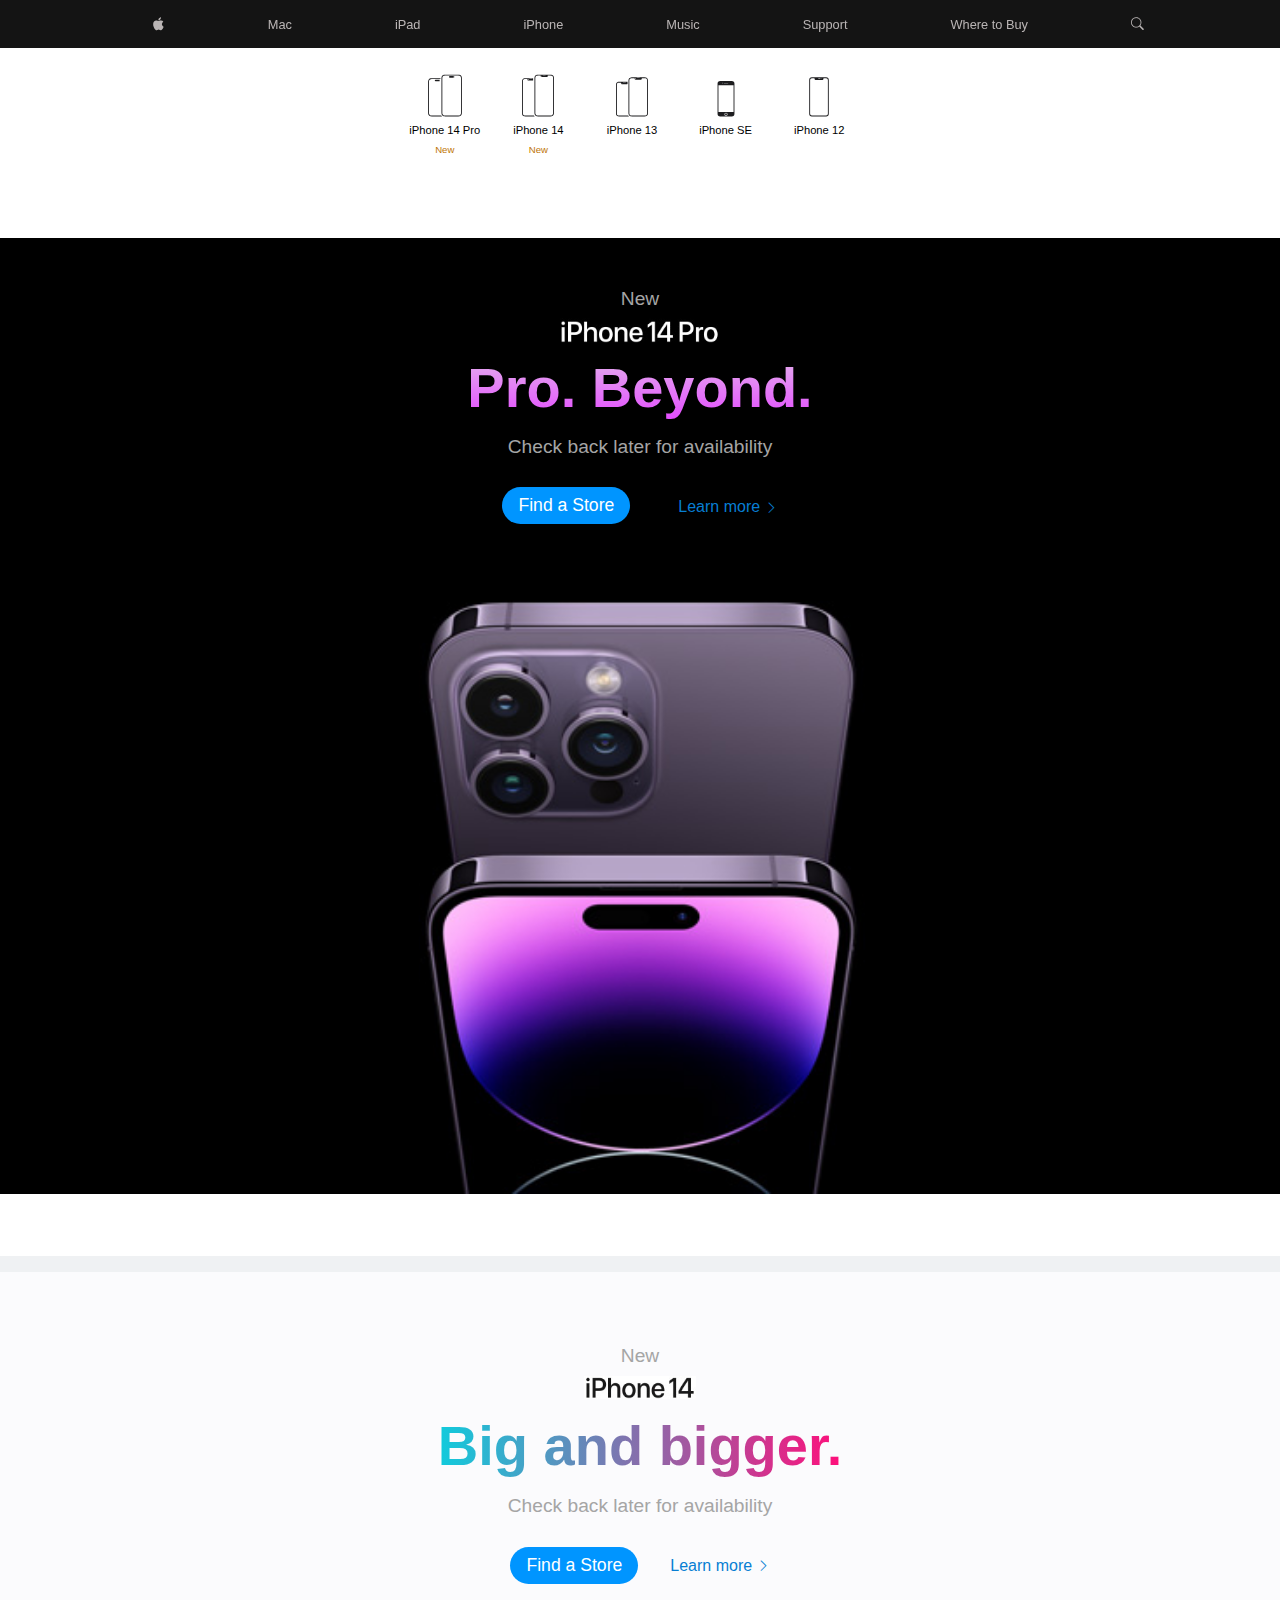
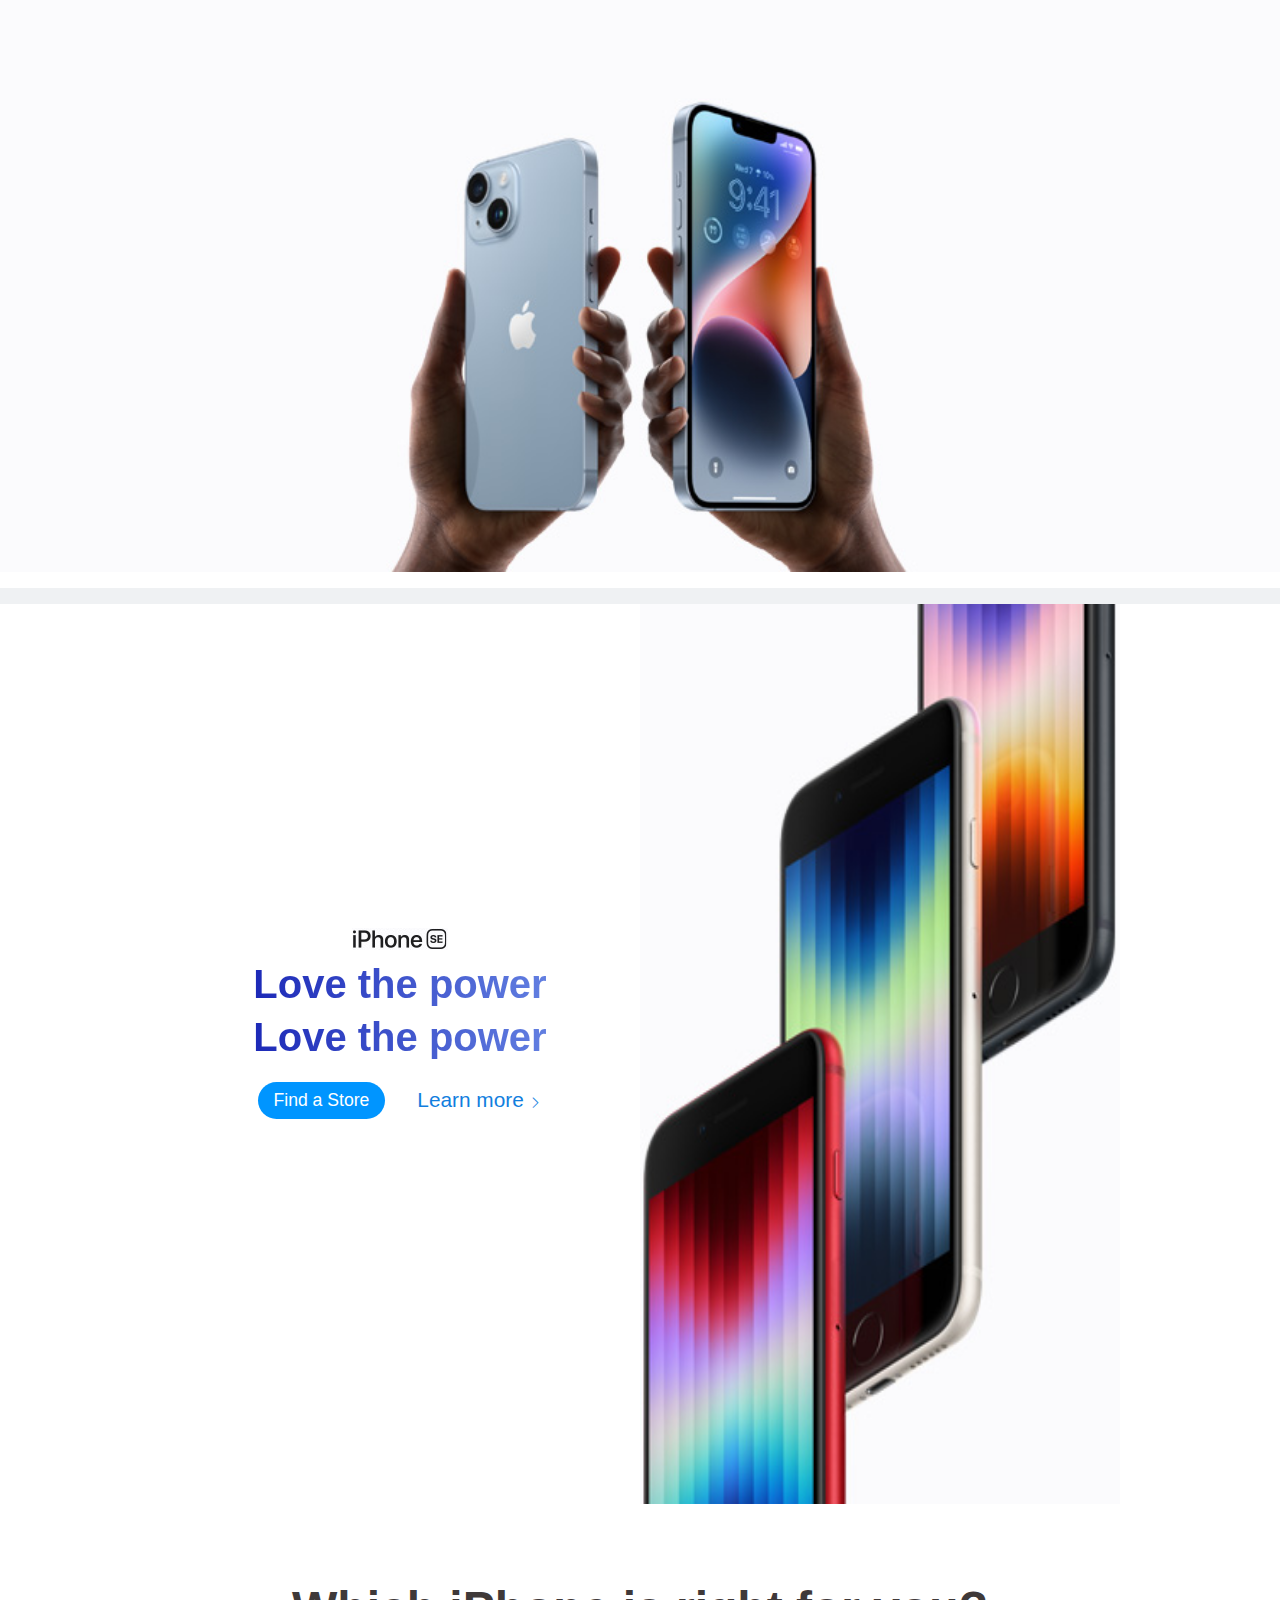
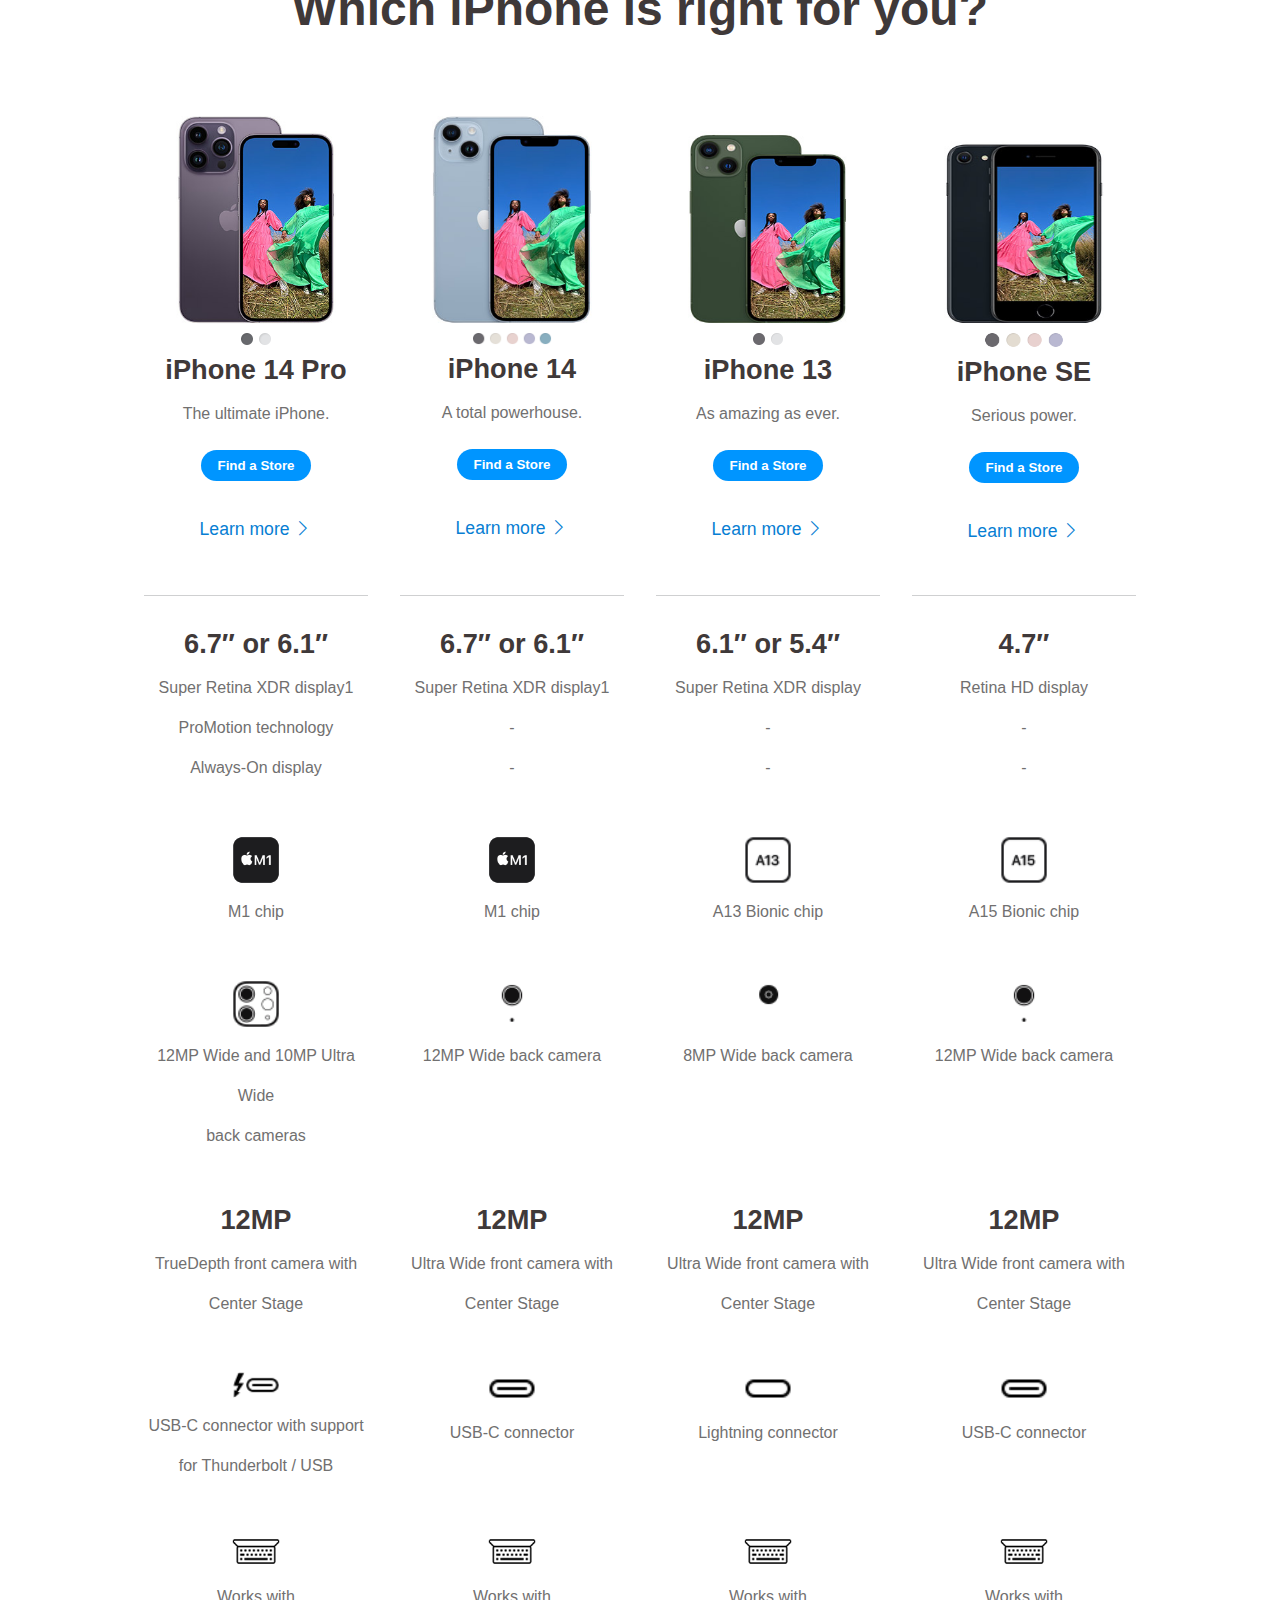
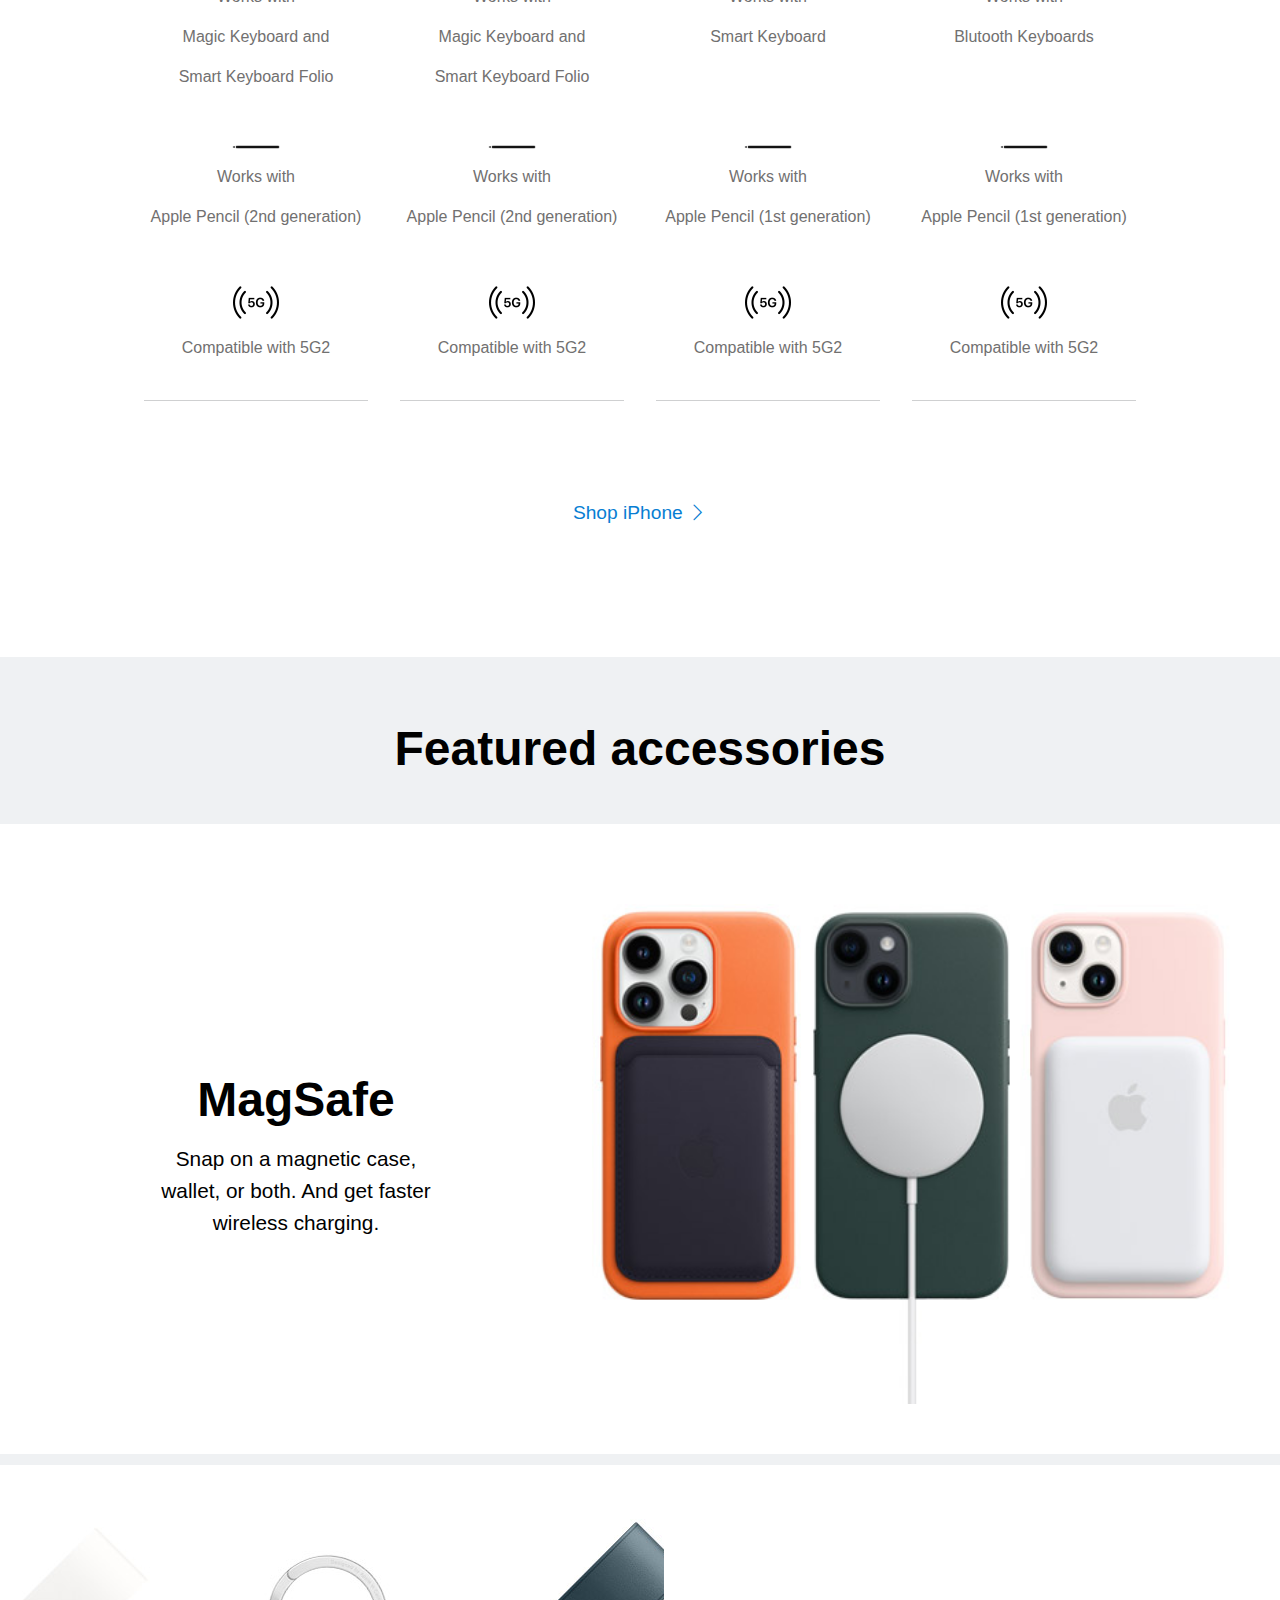
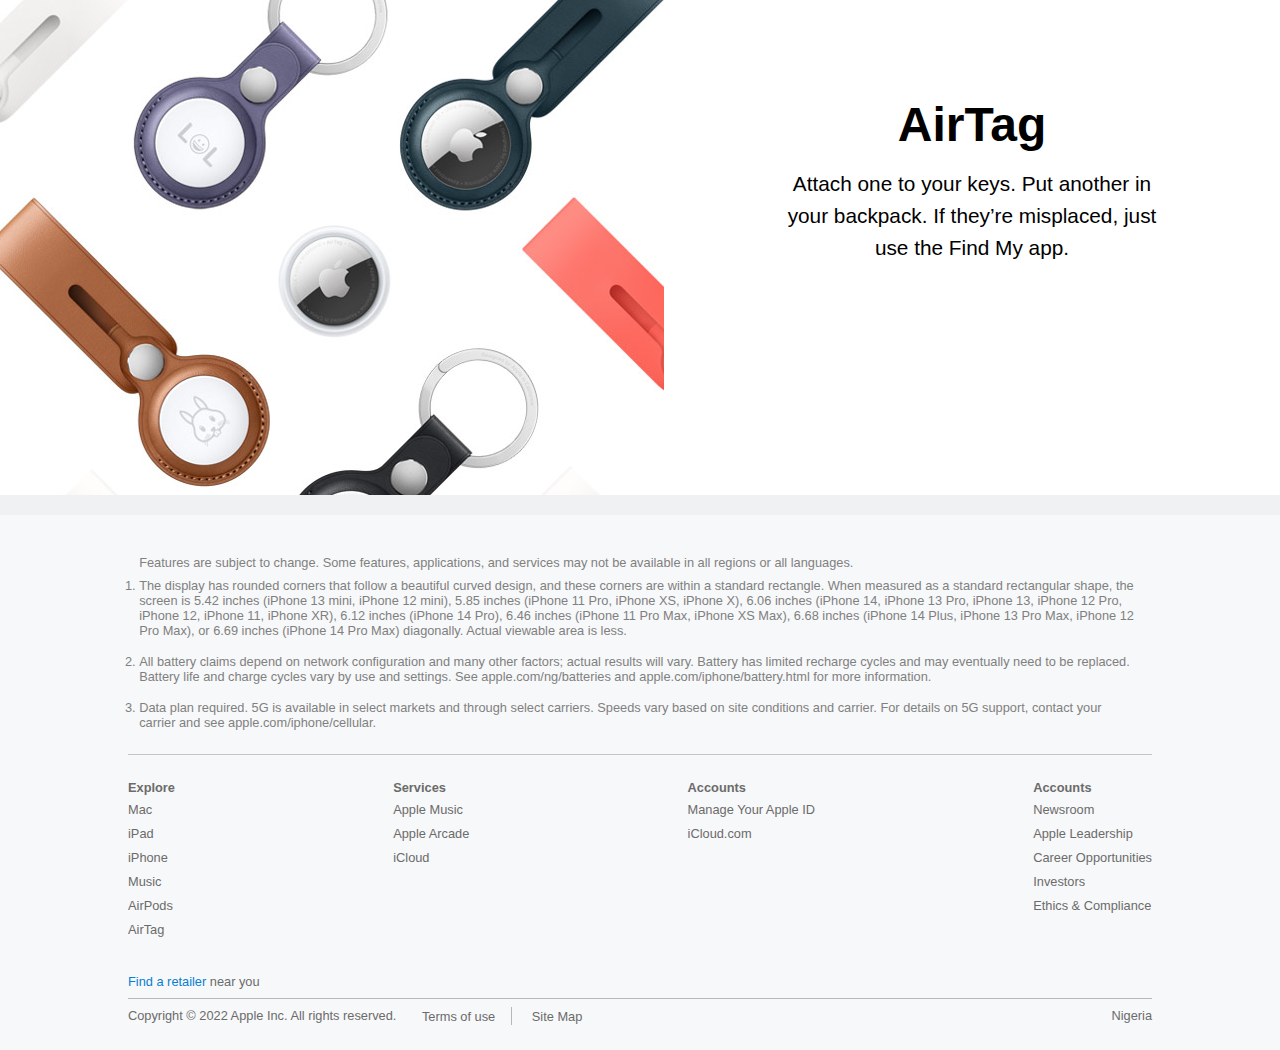
<file: iphone.html>
<!DOCTYPE html>
<html lang="en">
    <head>
        <meta charset="UTF-8">
        <meta http-equiv="X-UA-Compatible" content="IE=edge">
        <meta name="viewport" content="width=device-width, initial-scale=1.0">
        <link rel="stylesheet" href="https://cdn.jsdelivr.net/npm/bootstrap-icons@1.9.1/font/bootstrap-icons.css"/>
        <link rel="stylesheet" href="./CSS/iphone.css">
        <link rel="stylesheet" href="./CSS/header-footer.css">
        <link rel="shortcut icon" href="./Images/apple logo.png" type="image/x-icon">
        <link rel="stylesheet" href="https://cdnjs.cloudflare.com/ajax/libs/animate.css/4.1.1/animate.min.css"/>
        <title>iPhone - App (NG)</title>
    </head>
    <body>
        <div id="backdrop"> </div>
        <nav class="nav">
            <div class="nav-inner">
                <div class="nav-hamburger" id="toggle-nav">
                    <i class="bi bi-list hamburger-img"></i>
                </div>
                <div class="nav-hamburger" id="toggle-nav-2">
                    <i class="bi bi-x-lg hamburger-img"></i>
                </div>
                <div class="nav-apple-logo"> <a href="/index.html"><i class="bi bi-apple apple-logo"></i></a></div>
            
                <!-- Desktop Nav bar -->
                <ul class="desktop-menu-list" id="desktop-menu-list">
                        <li class=" desktop-menu-list-item"> <a href="/index.html"><i class="bi bi-apple"></i></a></li>
                        <li class=" desktop-menu-list-item"><a href="./macpage.html">Mac</a></li>
                        <li class=" desktop-menu-list-item"><a href="/ipad.html">iPad </a></li>
                        <li class=" desktop-menu-list-item"><a href="#">iPhone</a></li>
                        <li class=" desktop-menu-list-item"><a href="music.html">Music </a></li>
                        <li class=" desktop-menu-list-item"><a href="/support.html">Support</a></li>
                        <li class=" desktop-menu-list-item"><a href="/where-to-buy.html">Where to Buy</a></li>
                        <div class="desktop-menu-list-item" id="search"><i class="bi bi-search"></i></div>
                </ul>
                <!-- Search box on Desktop -->
                <div class="desktop-search-container search-container" id="desktop-search-container">
                    <div>
                        <i class="bi bi-search"></i>
                        <input type="text" placeholder="Search apple.com">
                        <i class="bi bi-x-lg" id="close-search"></i>
                    </div>
                </div>
            <!-- Mobile drop down menu -->
            <div class="mobile-drop-down-container" id="mobile-drop-down-container">
                <div class="drop-down-top">
                    <div class="search-container">
                        <i class="bi bi-search"></i>
                        <input type="text" placeholder="Search apple.com" class="search-input">
                    </div>
                </div>
                <ul class="menu-list">
                    <li class="menu-list-item top"><a href="./macpage.html">Mac</a></li>
                    <li class="menu-list-item"><a href="/ipad.html">iPad </a></li>
                    <li class="menu-list-item"><a href="#">iPhone</a></li>
                    <li class="menu-list-item"><a href="music.html">Music </a></li>
                    <li class="menu-list-item"><a href="/support.html">Support</a></li>
                    <li class="menu-list-item"><a href="/where-to-buy.html">Where to Buy</a></li>
                </ul>
            </div>
        </nav>
        
        <section class="iphone-hero">
            <div class="iphone-icons animate__animated animate__fadeInRight">
               <div class="icon-img-container">
                   <img src="./Images/iphone-images/iphone_14_pro_light__dfhcc00ur2oi_large.svg" alt="">
                   <p>iPhone 14 Pro</p>
                   <p class="new">New</p>
               </div>
               <div class="icon-img-container">
                   <img src="./Images/iphone-images/iphone_14_light__fwknsxkf80uq_large.svg" alt="">
                   <p>iPhone 14</p>
                   <p class="new">New</p>
               </div>
               <div class="icon-img-container">
                    <img src="./Images/iphone-images/iphone_13_light__ewo3e0sf67o2_large.svg" alt="">
                    <p>iPhone 13</p>
                </div>
               <div class="icon-img-container">
                    <img src="./Images/iphone-images/iphone_se_light__fhg8duy6ffau_large.svg" alt="">
                    <p>iPhone SE</p>
                </div>
               <div class="icon-img-container">
                    <img src="./Images/iphone-images/iphone_12_light__cxh2ll1zwpw2_large.svg" alt="">
                    <p>iPhone 12</p>
               </div>
        </section>
         <section class="iphone-14-pro-section">
                <div class="iphone-pro-text">
                    <p class="new">New</p>
                    <img src="/Images/iphone-images/iphone_14_pro_logo__flcqzqhzkiaa_medium_2x.jpg" alt="">
                    <h1>Pro. Beyond.</h1>
                    <p>Check back later for availability</p>
                    <div class="learn-more">
                        <button>Find a Store</button>
                        <p><a href="https://www.apple.com/ng/iphone-14-pro/">Learn more <span class="chevron"><i class="bi bi-chevron-right"></i></span></a></p>
                    </div>
                </div>
         </section>
         <div class="between"></div>
         <section class="iphone-14-section">
            <div class="iphone-pro-text">
                <p class="new">New</p>
                <img src="/Images/iphone-images/iphone_14_logo__ba98feioouf6_medium_2x.jpg" alt="">
                <h1>Big and bigger.</h1>
                <p>Check back later for availability</p>
                <div class="learn-more">
                    <button>Find a Store</button>
                    <p><a href="https://www.apple.com/ng/iphone-14-pro/">Learn more <span class="chevron"><i class="bi bi-chevron-right"></i></span></a></p>
                </div>
            </div>
        </section>
        <div class="between"></div>

        <section class="iphone-se-section">
                <div class="iphone-se-container">
                    <div class="iphone-se-left">
                        <img src="/Images/iphone-images/iphone_se_logo__ii1n5sjcmci2_large.jpg" alt="">
                        <h1>Love the power</h1>
                        <h1>Love the power</h1>
                        <div class="learn-more power">
                            <button>Find a Store</button>
                            <p><a href="https://www.apple.com/ng/iphone-14-pro/">Learn more <span class="chevron"><i class="bi bi-chevron-right"></i></span></a></p>
                        </div>
                    </div>
                    <div class="iphone-se-right">
                        <img src="Images/iphone-images/iphone_se_hero__gd586pazxqqa_medium.jpg" alt="">
                    </div>
                </div>
        </section>
        
        <!-- Tab Section -->
        <section class="ipad-tab-section">
            <div class="ipad-tab-section-container">
                    <h1 class="title">Which iPhone is right for you?</h1>
    
                    <div class="ipad-tabs-container active">
                        <div class="ipad-tab-item active">
                            <img class="big-img" src="./Images/iphone-images/iphone-tabs/compare_iphone_14_pro__cjmfbiggqhpy_small_2x.jpg" alt="">
                            <img class="swatches" src="./Images/ipad-images/tab-section/compare_ipad_pro_swatches__bxn5nqwduk9y_large.png" alt="">
                            <h3>iPhone 14 Pro</h3>
                            <p>The ultimate iPhone.</p>
                            <button>Find a Store</button>
                            <p class="learn-more"><a href="https://www.apple.com/ng/iphone-14-pro/">Learn more <i class="bi bi-chevron-right"></i> </a></p>
                        </div>
                        <div class="ipad-tab-item active">
                            <img class="big-img" src="./Images/iphone-images/iphone-tabs/compare_iphone_14__ct4sjk962pea_small_2x.jpg" alt="">
                            <img class="swatches1" src="./Images/ipad-images/tab-section/compare_ipad_air_swatches__dagugd9h3nsm_large_2x.png" alt="">
                            <h3>iPhone 14</h3>
                            <p>A total powerhouse.</p>
                            <button>Find a Store</button>
                            <p class="learn-more"><a href="https://www.apple.com/ng/iphone-14/">Learn more <i class="bi bi-chevron-right"></i> </a></p>
                        </div>
                        <div class="ipad-tab-item active">
                            <img class="big-img" src="./Images/iphone-images/iphone-tabs/compare_iphone_13__fqzwhmfmroey_small_2x.jpg" alt="">
                            <img class="swatches" src="./Images/ipad-images/tab-section/compare_ipad_10_2_swatches__b77m5o9rqjhy_large_2x.png" alt="">
                            <h3>iPhone 13</h3>
                            <p>As amazing as ever.</p>
                            <button>Find a Store</button>
                            <p class="learn-more"><a href="https://locate.apple.com/ng/en/">Learn more <i class="bi bi-chevron-right"></i> </a></p>
                        </div>
                        <div class="ipad-tab-item active">
                            <img class="big-img" src="./Images/iphone-images/iphone-tabs/compare_iphone_se__d5blqx1pgymq_small_2x.jpg" alt="">
                            <img class="swatches1" src="./Images/ipad-images/tab-section/compare_ipad_mini_swatches__fdzgy88hh6ai_large_2x.png" alt="">
                            <h3>iPhone SE</h3>
                            <p>Serious power.</p>
                            <button>Find a Store</button>
                            <p class="learn-more"><a href="https://www.apple.com/ng/iphone-se/">Learn more <i class="bi bi-chevron-right"></i> </a></p>
                        </div>
                        <!-- line 2 -->
                        <div class="ipad-tab-item">
                            <h3>6.7″ or 6.1″</h3>
                            <p>Super Retina XDR display1<br> ProMotion technology <br> Always-On display</p>
                        </div>
                        <div class="ipad-tab-item">
                            <h3>6.7″ or 6.1″</h3>
                            <p>Super Retina XDR display1 <br>- <br>-</p>
                        </div>
                        <div class="ipad-tab-item">
                            <h3>6.1″ or 5.4″</h3>
                            <p>Super Retina XDR display <br>- <br>-</p>
                        </div>
                        <div class="ipad-tab-item">
                            <h3>4.7″</h3>
                            <p>Retina HD display <br>- <br>-</p>
                        </div>
                        <!-- Line 3 -->
                        <div class="ipad-tab-item">
                            <img class ='sm-img' src="./Images/ipad-images/tab-section/compare_m1_chip__ev9f5zgvwo02_large_2x.png" alt="">
                            <p> M1 chip</p>
                        </div>
                        <div class="ipad-tab-item">
                            <img class ='sm-img' src="./Images/ipad-images/tab-section/compare_m1_chip__ev9f5zgvwo02_large_2x.png" alt="">
                            <p> M1 chip</p>
                        </div>
                        <div class="ipad-tab-item">
                            <img class ='sm-img' src="./Images/ipad-images/tab-section/compare_a13_chip__f2yibwat6sya_large.png" alt="">
                            <p> A13 Bionic chip</p>
                        </div>
                        <div class="ipad-tab-item">
                            <img class ='sm-img' src="./Images/ipad-images/tab-section/compare_a15_chip__c4a0mtst408y_large.png" alt="">
                            <p> A15 Bionic chip</p>
                        </div>
                        <!-- Line 4 -->
                        <div class="ipad-tab-item">
                            <img class ='sm-img' src="./Images/ipad-images/tab-section/compare_camera_12mp_wide_10mp_ultrawide__exe6qcqnzr42_large.png" alt="">
                            <p> 12MP Wide and 10MP Ultra Wide <br> back cameras</p>
                        </div>
                        <div class="ipad-tab-item">
                            <img class ='sm-img' src="./Images/ipad-images/tab-section/compare_camera_12mp_wide__buiapmy4l402_large.png" alt="">
                            <p> 12MP Wide back camera</p>
                        </div>
                        <div class="ipad-tab-item">
                            <img class ='sm-img' src="./Images/ipad-images/tab-section/compare_camera_8mp_wide__canjmhsldos2_large.png" alt="">
                            <p> 8MP Wide back camera</p>
                        </div>
                        <div class="ipad-tab-item">
                            <img class ='sm-img' src="./Images/ipad-images/tab-section/compare_camera_12mp_wide__buiapmy4l402_large.png" alt="">
                            <p> 12MP Wide back camera</p>
                        </div>
    
                        <!-- line 5 -->
                        <div class="ipad-tab-item">
                            <h3>12MP</h3>
                            <p>TrueDepth front camera with<br> Center Stage</p>
                        </div>
                        <div class="ipad-tab-item">
                            <h3>12MP</h3>
                           <p>Ultra Wide front camera with<br> Center Stage</p>
                        </div>
                        <div class="ipad-tab-item">
                            <h3>12MP</h3>
                            <p>Ultra Wide front camera with<br> Center Stage</p>
                        </div>
                        <div class="ipad-tab-item">
                            <h3>12MP</h3>
                            <p>Ultra Wide front camera with<br> Center Stage</p>
                        </div>
                        
                        <!-- Line 6 -->
                        <div class="ipad-tab-item">
                            <img class ='sm-img' src="./Images/ipad-images/tab-section/compare_usbc_thunderbolt__fuat6j3gyc2u_large.png" alt="">
                            <p> USB-C connector with support <br> for Thunderbolt / USB</p>
                        </div>
                        <div class="ipad-tab-item">
                            <img class ='sm-img' src="./Images/ipad-images/tab-section/compare_usbc__gnv70qm6mcuq_large.png" alt="">
                            <p> USB-C connector</p>
                        </div>
                        <div class="ipad-tab-item">
                            <img class ='sm-img' src="./Images/ipad-images/tab-section/compare_lightning__drp7mpo3oyie_large.png" alt="">
                            <p> Lightning connector</p>
                        </div>
                        <div class="ipad-tab-item">
                            <img class ='sm-img' src="./Images/ipad-images/tab-section/compare_usbc__gnv70qm6mcuq_large.png" alt="">
                            <p> USB-C connector</p>
                        </div>
                        <!-- Line 7 -->
                        <div class="ipad-tab-item">
                            <img class ='sm-img' src="./Images/ipad-images/tab-section/compare_smart_keyboard__gh56kiymgfam_large.png" alt="">
                            <p> Works with <br> Magic Keyboard and <br> Smart Keyboard Folio</p>
                        </div>
                        <div class="ipad-tab-item">
                            <img class ='sm-img' src="./Images/ipad-images/tab-section/compare_smart_keyboard__gh56kiymgfam_large.png" alt="">
                            <p> Works with <br> Magic Keyboard and <br> Smart Keyboard Folio</p>
                        </div>
                        <div class="ipad-tab-item">
                            <img class ='sm-img' src="./Images/ipad-images/tab-section/compare_smart_keyboard__gh56kiymgfam_large.png" alt="">
                            <p> Works with <br> Smart Keyboard</p>
                        </div>
                        <div class="ipad-tab-item">
                            <img class ='sm-img' src="./Images/ipad-images/tab-section/compare_smart_keyboard__gh56kiymgfam_large.png" alt="">
                            <p> Works with <br> Blutooth Keyboards</p>
                        </div>                    
    
                        <!-- Line 8 -->
                        <div class="ipad-tab-item">
                            <img class ='sm-img' src="./Images/ipad-images/tab-section/compare_pencil__2ii95qsgy0y6_large.png" alt="">
                            <p> Works with <br> Apple Pencil (2nd generation)</p>
                        </div>
                        <div class="ipad-tab-item">
                            <img class ='sm-img' src="./Images/ipad-images/tab-section/compare_pencil__2ii95qsgy0y6_large.png" alt="">
                            <p> Works with <br> Apple Pencil (2nd generation)</p>
                        </div>
                        <div class="ipad-tab-item">
                            <img class ='sm-img' src="./Images/ipad-images/tab-section/compare_pencil__2ii95qsgy0y6_large.png" alt="">
                            <p> Works with <br> Apple Pencil (1st generation)</p>
                        </div>
                        <div class="ipad-tab-item">
                            <img class ='sm-img' src="./Images/ipad-images/tab-section/compare_pencil__2ii95qsgy0y6_large.png" alt="">
                            <p> Works with <br> Apple Pencil (1st generation)</p>
                        </div>
                        <!-- Line 9 -->
                        <div class="ipad-tab-item active">
                            <img class ='sm-img' src="./Images/ipad-images/tab-section/compare_cellular_5g__gck9kjr82ci2_large.png" alt="">
                            <p> Compatible with 5G2</p>
                        </div>
                        <div class="ipad-tab-item active">
                            <img class ='sm-img' src="./Images/ipad-images/tab-section/compare_cellular_5g__gck9kjr82ci2_large.png" alt="">
                            <p> Compatible with 5G2</p>
                        </div>
                        <div class="ipad-tab-item active">
                            <img class ='sm-img' src="./Images/ipad-images/tab-section/compare_cellular_5g__gck9kjr82ci2_large.png" alt="">
                            <p> Compatible with 5G2</p>
                        </div>
                        <div class="ipad-tab-item active">
                            <img class ='sm-img' src="./Images/ipad-images/tab-section/compare_cellular_5g__gck9kjr82ci2_large.png" alt="">
                            <p> Compatible with 5G2</p>
                        </div>
                    </div>
                    <div class="compare-shop">
                        <p class="learn-more"><a href="https://locate.apple.com/ng/en/">Shop iPhone <i class="bi bi-chevron-right"></i> </a></p>
                    </div>
            </div>
        </section>

        <section class="accessories-section">
            <h1>Featured accessories</h1>
            <div class="magSafe-container">
                <div class="magSafe-left">
                    <h1>MagSafe</h1>
                    <p>Snap on a magnetic case, <br>wallet, or both. And get faster <br>wireless charging. </p>
                </div>
                <div class="magSafe-right">
                    <img src="/Images/iphone-images/magsafe__bfji5hb1mqsy_small_2x.jpg" alt="">
                </div>
            </div>
            <div class="airtag-container">
                <div class="airtag-left">
                    <!-- <img src="/Images/iphone-images/airtag__b5lt0bcbd9ua_small_2x.jpg" alt=""> -->
                </div>
                <div class="airtag-right">
                    <h1>AirTag</h1>
                    <p>Attach one to your keys. Put another in <br>your backpack. If they’re misplaced, just <br>use the Find My app. </p>
                </div>
            </div>
        </section>

        <!-- Footer -->
        <footer>
            <div class="footer-paragraphs">
                <p>Features are subject to change. Some features, applications, and services may not be available in all regions or all languages.</p>
                <ol>
                    <li>The display has rounded corners that follow a beautiful curved design, and these corners are within a standard rectangle. When measured as a standard rectangular shape, the screen is 5.42 inches (iPhone 13 mini, iPhone 12 mini), 5.85 inches (iPhone 11 Pro, iPhone XS, iPhone X), 6.06 inches (iPhone 14, iPhone 13 Pro, iPhone 13, iPhone 12 Pro, iPhone 12, iPhone 11, iPhone XR), 6.12 inches (iPhone 14 Pro), 6.46 inches (iPhone 11 Pro Max, iPhone XS Max), 6.68 inches (iPhone 14 Plus, iPhone 13 Pro Max, iPhone 12 Pro Max), or 6.69 inches (iPhone 14 Pro Max) diagonally. Actual viewable area is less.</li>
                    <li>All battery claims depend on network configuration and many other factors; actual results will vary. Battery has limited recharge cycles and may eventually need to be replaced. Battery life and charge cycles vary by use and settings. See apple.com/ng/batteries and apple.com/iphone/battery.html for more information.</li>
                    <li>Data plan required. 5G is available in select markets and through select carriers. Speeds vary based on site conditions and carrier. For details on 5G support, contact your carrier and see <a href="www.apple.com/iphone/cellular">apple.com/iphone/cellular. </a></li>
                </ol>
            </div>
            <div class="footer-container-mobile">
                <ul class="footer-accordion">
                    <li class="footer-item">
                        <div class="title-open">
                            <p>Explore</p>
                            <button class="footer-btn">
                                <span class="plus"><i class="bi bi-plus"></i></span>
                                <span class="minus"><i class="bi bi-x"></i></span>
                            </button>
                        </div>
                        <div class="footer-links">
                            <ul>
                                <li class="footer-link-item"><a href="./macpage.html">Mac </a></li>
                                <li class="footer-link-item"><a href="#">iPad </a></li>
                                <li class="footer-link-item"><a href="#">iPhone </a></li>
                                <li class="footer-link-item"><a href="#">Music </a></li>
                                <li class="footer-link-item"><a href="#">AirPods </a></li>
                                <li class="footer-link-item"><a href="#">AirTag </a></li>
                            </ul>
                        </div>
                    </li>
                    <li class="footer-item">
                        <div class="title-open">
                            <p>Services</p>
                            <button class="footer-btn">
                                <span class="plus"><i class="bi bi-plus"></i></span>
                                <span class="minus"><i class="bi bi-x"></i></span>
                            </button>
                        </div>
                        <div class="footer-links">
                            <ul>
                                <li class="footer-link-item"><a href="#">Apple Music </a></li>
                                <li class="footer-link-item"><a href="#">Apple Arcade </a></li>
                                <li class="footer-link-item"><a href="#">iCloud </a></li>
                            </ul>
                        </div>
                    </li>
                    <li class="footer-item">
                        <div class="title-open">
                            <p>Account</p>
                            <button class="footer-btn">
                                <span class="plus"><i class="bi bi-plus"></i></span>
                                <span class="minus"><i class="bi bi-x"></i></span>
                            </button>
                        </div>
                        <div class="footer-links">
                            <ul>
                                <li class="footer-link-item"><a href="#">Manage Your Apple ID</a></li>
                                <li class="footer-link-item"><a href="#">iCloud.com </a></li>
                            </ul>
                        </div>
                    </li>
                    <li class="footer-item">
                        <div class="title-open">
                            <p>About Apple</p>
                            <button class="footer-btn">
                                <span class="plus"><i class="bi bi-plus"></i></span>
                                <span class="minus"><i class="bi bi-x"></i></span>
                            </button>
                        </div>
                        <div class="footer-links">
                            <ul>
                                <li class="footer-link-item"><a href="#">Newsroom </a></li>
                                <li class="footer-link-item"><a href="#">Apple Leadership </a></li>
                                <li class="footer-link-item"><a href="#">Career Opportunities </a></li>
                                <li class="footer-link-item"><a href="#">Investors </a></li>
                                <li class="footer-link-item"><a href="#">Ethics & Compliance </a></li>
                            </ul>
                        </div>
                    </li>
                </ul>
            </div>
    
            <div class="footer-container-desktop">
                <div class="desktop-footer-items">
                    <h4>Explore</h4>
                    <ul class="desktop-footer-item-list">
                        <li class="footer-link-item"><a href="./macpage.html">Mac </a></li>
                         <li class="footer-link-item"><a href="#">iPad </a></li>
                         <li class="footer-link-item"><a href="#">iPhone </a></li>
                         <li class="footer-link-item"><a href="#">Music </a></li>
                         <li class="footer-link-item"><a href="#">AirPods </a></li>
                         <li class="footer-link-item"><a href="#">AirTag </a></li>
                    </ul>
                </div>
    
                <div class="desktop-footer-items">
                    <h4>Services</h4>
                    <ul class="desktop-footer-item-list">
                        <li class="footer-link-item"><a href="#">Apple Music </a></li>
                        <li class="footer-link-item"><a href="#">Apple Arcade </a></li>
                        <li class="footer-link-item"><a href="#">iCloud </a></li>
                    </ul>
                </div>
                <div class="desktop-footer-items">
                    <h4>Accounts</h4>
                    <ul class="desktop-footer-item-list">
                        <li class="footer-link-item"><a href="#">Manage Your Apple ID</a></li>
                        <li class="footer-link-item"><a href="#">iCloud.com </a></li>
                    </ul>
                </div>
                <div class="desktop-footer-items">
                    <h4>Accounts</h4>
                    <ul class="desktop-footer-item-list">
                        <li class="footer-link-item"><a href="#">Newsroom </a></li>
                        <li class="footer-link-item"><a href="#">Apple Leadership </a></li>
                        <li class="footer-link-item"><a href="#">Career Opportunities </a></li>
                        <li class="footer-link-item"><a href="#">Investors </a></li>
                        <li class="footer-link-item"><a href="#">Ethics & Compliance </a></li>
                    </ul>
                </div>
            </div>
            <div class="bottom-footer">
                <div class="retailer-find">
                    <p><a href="#">Find a retailer</a> near you</p>
                </div>
                <div class="copyright-container">
                    <div class="copyright">
                        <p>Copyright © 2022 Apple Inc. All rights reserved.</p>
                        <p><span class="terms"><a href="#">Terms of use</a></span> <span class="site-map"> <a>Site Map</a></span></p>
                    </div>
                    <div class="country">
                        <p><a href="#">Nigeria</a></p>
                    </div>
                </div>
            </div>
        </footer>
    <script src="/script.js/script.js"></script>
</body>
</html>
</file>
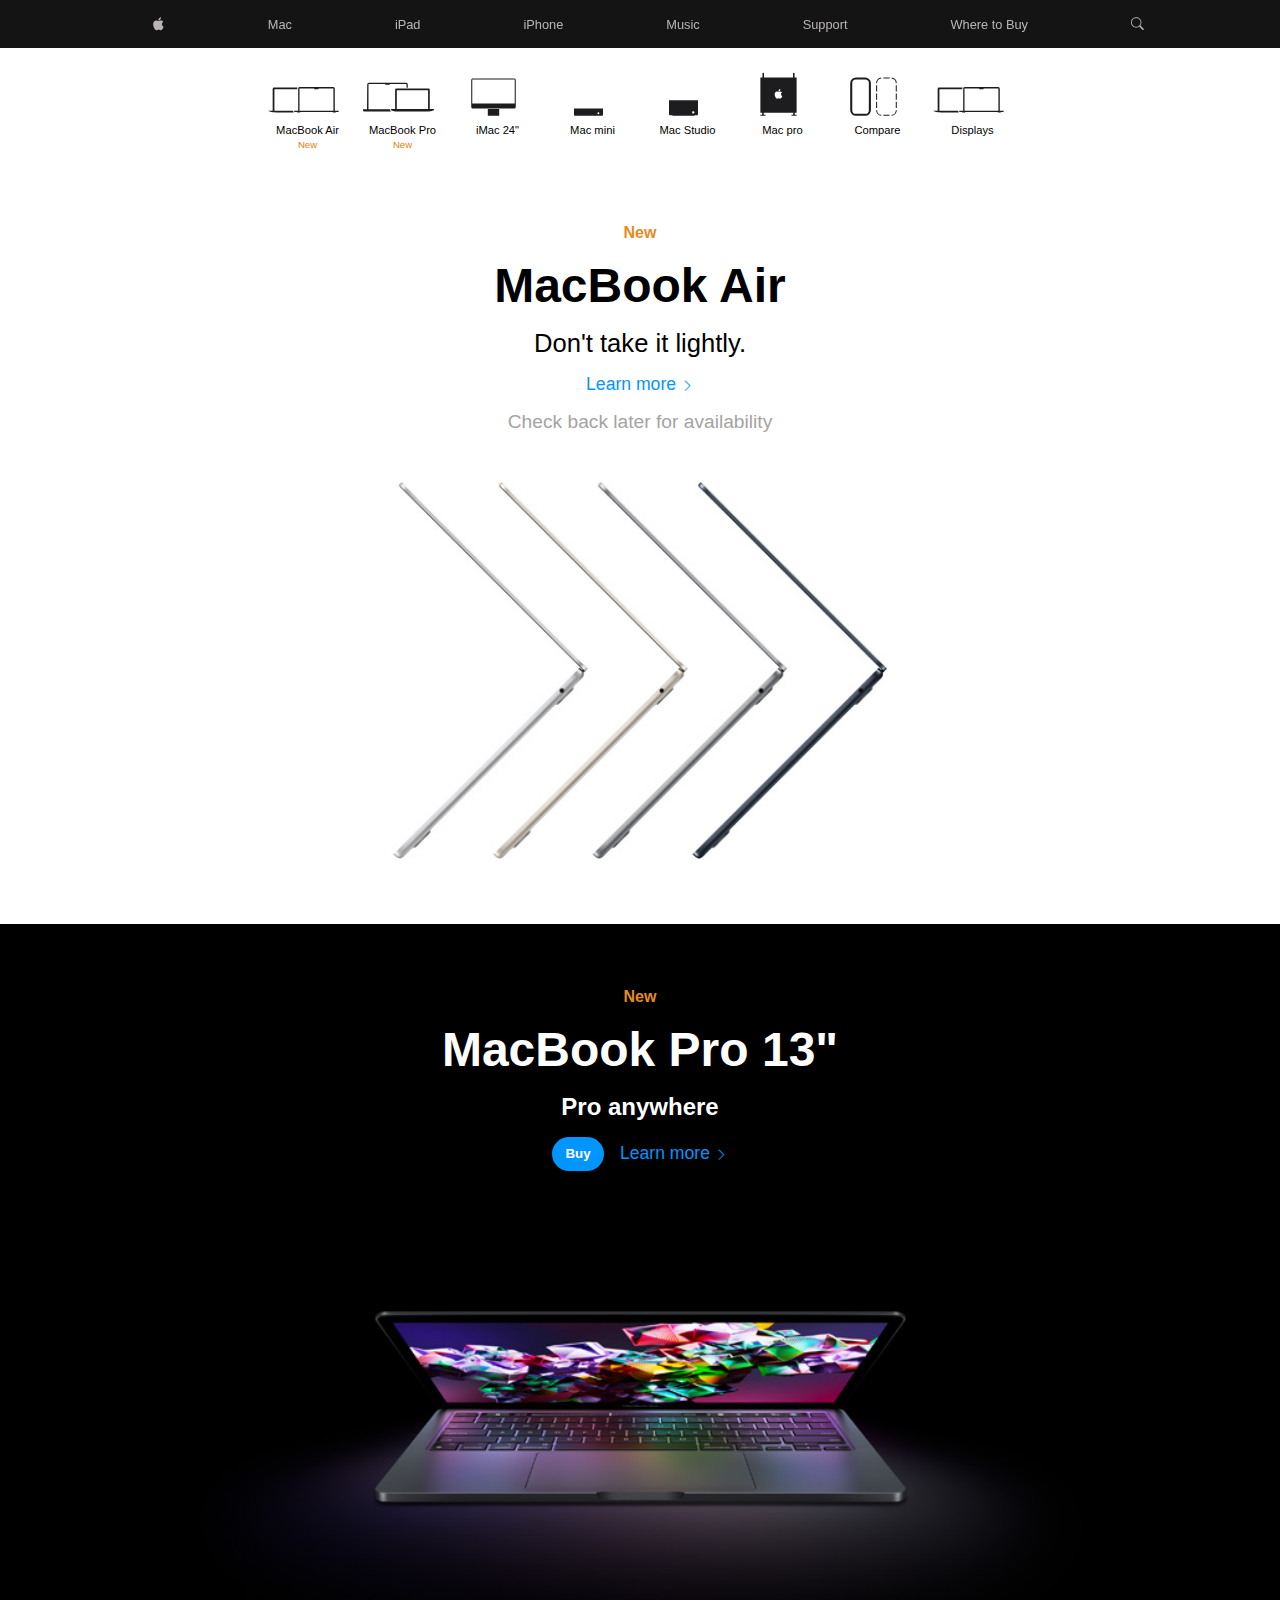
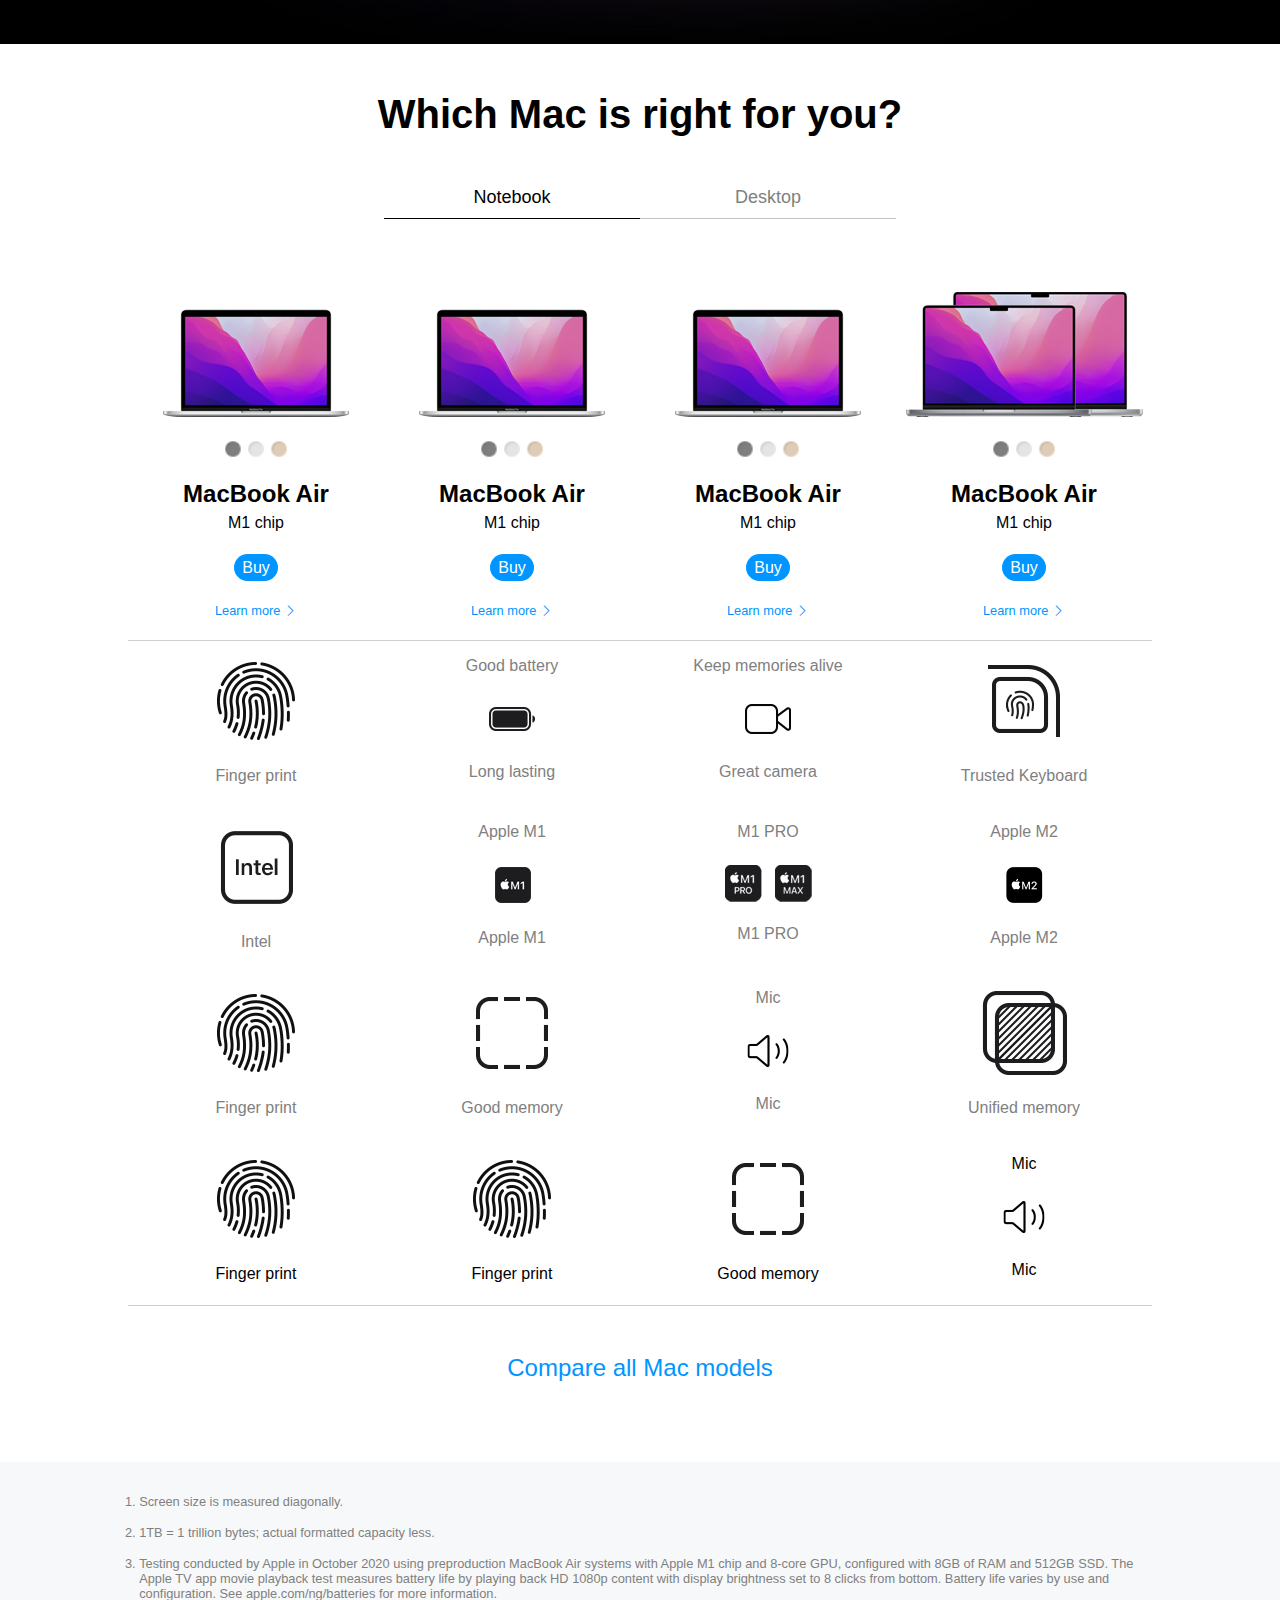
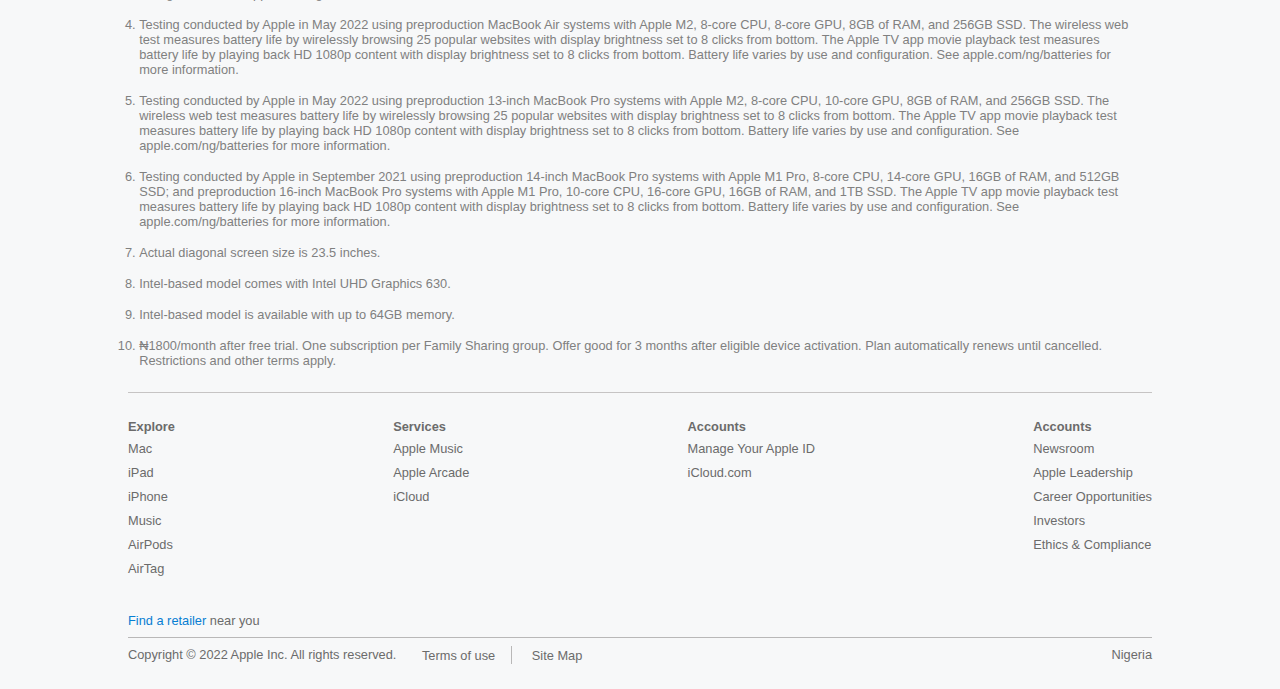
<file: macpage.html>
<!DOCTYPE html>
<html lang="en">
<head>
    <meta charset="UTF-8">
    <meta http-equiv="X-UA-Compatible" content="IE=edge">
    <meta name="viewport" content="width=device-width, initial-scale=1.0">
    <link rel="stylesheet" href="https://cdn.jsdelivr.net/npm/bootstrap-icons@1.9.1/font/bootstrap-icons.css"/>
    <link rel="stylesheet" href="./CSS/macpage.css">
    <link rel="stylesheet" href="./CSS/header-footer.css">
    <link rel="shortcut icon" href="./Images/apple logo.png" type="image/x-icon">
    <link rel="stylesheet" href="https://cdnjs.cloudflare.com/ajax/libs/animate.css/4.1.1/animate.min.css"/>
    <!-- <link href="https://cdn.jsdelivr.net/npm/bootstrap@5.0.2/dist/css/bootstrap.min.css" rel="stylesheet" integrity="sha384-EVSTQN3/azprG1Anm3QDgpJLIm9Nao0Yz1ztcQTwFspd3yD65VohhpuuCOmLASjC" crossorigin="anonymous"> -->
    <script src="./script.js/script.js" defer></script>
    <title> Mac -Apple (NG)</title>
</head>
<body>
    <div id="backdrop"> </div>
    <nav class="nav">
        <div class="nav-inner">
            <div class="nav-hamburger" id="toggle-nav">
                <i class="bi bi-list hamburger-img"></i>
            </div>
            <div class="nav-hamburger" id="toggle-nav-2">
                <i class="bi bi-x-lg hamburger-img"></i>
            </div>
            <div class="nav-apple-logo"> <a href="./index.html"><i class="bi bi-apple apple-logo"></i></a></div>
        
            <!-- Desktop Nav bar -->
            <ul class="desktop-menu-list" id="desktop-menu-list">
                    <li class=" desktop-menu-list-item"> <a href="./index.html"><i class="bi bi-apple"></i></a></li>
                    <li class=" desktop-menu-list-item"><a href="#">Mac</a></li>
                    <li class=" desktop-menu-list-item"><a href="/ipad.html">iPad </a></li>
                    <li class=" desktop-menu-list-item"><a href="/iphone.html">iPhone</a></li>
                    <li class=" desktop-menu-list-item"><a href="/music.html">Music </a></li>
                    <li class=" desktop-menu-list-item"><a href="/support.html">Support</a></li>
                    <li class=" desktop-menu-list-item"><a href="/where-to-buy.html">Where to Buy</a></li>
                    <div class="desktop-menu-list-item" id="search"><i class="bi bi-search"></i></div>
            </ul>
            <!-- Search box on Desktop -->
            <div class="desktop-search-container search-container" id="desktop-search-container">
                <div>
                    <i class="bi bi-search"></i>
                    <input type="text" placeholder="Search apple.com" class="search-input">
                    <i class="bi bi-x-lg" id="close-search"></i>
                </div>
            </div>
        </div>
        <!-- Mobile drop down menu -->
        <div class="mobile-drop-down-container" id="mobile-drop-down-container">
            <div class="drop-down-top">
                <div class="search-container">
                    <i class="bi bi-search"></i>
                    <input type="text" placeholder="Search apple.com">
                </div>
            </div>
            <ul class="menu-list">
                <li class="menu-list-item top"><a href="#">Mac</a></li>
                <li class="menu-list-item"><a href="/ipad.html">iPad </a></li>
                <li class="menu-list-item"><a href="/iphone.html">iPhone</a></li>
                <li class="menu-list-item"><a href="music.html">Music </a></li>
                <li class="menu-list-item"><a href="/support.html">Support</a></li>
                <li class="menu-list-item"><a href="/where-to-buy.html">Where to Buy</a></li>
            </ul>
        </div>
    </nav>

    <section class="mac-hero">
        <div class="new-icons">
           <div class="img-container">
               <img src="./Images/mac-images/macbookair_light__f0o95rwae8ae_large.svg" alt="">
               <p>MacBook Air</p>
               <p class="new">New</p>
           </div>
           <div class="img-container">
                <img src="./Images/mac-images/macbook_pro_light__e791sjqzt32a_large.svg" alt="">
               <p>MacBook Pro</p>
               <p class="new">New</p>
           </div>
           <div class="img-container">
                <img src="./Images/mac-images/imac_24_light__colyztscbeeu_large.svg" alt="">
               <p>iMac 24"</p>
           </div>
           <div class="img-container">
                <img src="./Images/mac-images/mac_mini_light__frtahmzmd4mm_large.svg" alt="">
               <p>Mac mini</p>
           </div>
           <div class="img-container">
                <img src="./Images/mac-images/mac_studio_light__ea3pb1auizu6_large.svg" alt="">
               <p>Mac Studio</p>
           </div>
           <div class="img-container">
                <img src="./Images/mac-images/mac_pro_light__cj4dvg7thx5y_large.svg" alt="">
               <p>Mac pro</p>
           </div>
           <div class="img-container">
                <img src="./Images/mac-images/mac_compare_light__emml1umdv9m6_large.svg" alt="">
               <p>Compare</p>
           </div>
           <div class="img-container">
               <img src="./Images/mac-images/macbookair_light__f0o95rwae8ae_large.svg" alt="">
               <p>Displays</p>
           </div>
        </div>
        <div class="macbook-air">
            <p class="new-text">New</p>
            <h1>MacBook Air</h1>
            <h3>Don't take it lightly.</h3>
            <p class="learn-more"><a href="https://www.apple.com/ng/macbook-air-m2/">Learn more <span class="chevron"><i class="bi bi-chevron-right"></i></span></a></p>
            <p class="check-later">Check back later for availability</p>
        </div>
        <div class="mac-image">
            <img src="./Images/mac-images/macbook_air_m2__r1jrymq4ftea_large.jpg" alt="">
        </div>
    </section>

    <section class="Macbook-pro-13">
        <p class="new-text">New</p>
        <h1>MacBook Pro 13"</h1>
        <h4>Pro anywhere</h4>
        <div class="buy-learn-more">
            <button>Buy</button>
            <p class="learn-more"><a href="https://www.apple.com/ng/macbook-pro-13/">Learn more <span class="chevron"><i class="bi bi-chevron-right"></i></span></a></p>
        </div>
    </section>
    <section class="mac-tab-container">
        <h1>Which Mac is right for you?</h1>
        <div class="tabContainer">
            <div class="buttonContainer">
                <button onclick="showPanel(0)">Notebook</button>
                <button onclick="showPanel(1)">Desktop</button>
            </div>
            <div class="tabPanel">
                <div class="tab-panel-item">
                     <div class="panel-item">
                        <img class="panel-img" src="./Images/tabsimages/compare_mbp13__euj5z15300om_large.png" alt="">
                        <img class="swatches" src="/Images/tabsimages/compare_swatches_three_colors__bagzlsvl2ehu_large.png" alt="">
                        <h3>MacBook Air</h3>
                        <p>M1 chip</p>
                        <a class="buy-btn">Buy</a>
                        <p class="learn-more"><a href="https://www.apple.com/ng/macbook-air-m2/">Learn more <span class="chevron"><i class="bi bi-chevron-right"></i></span></a></p>
                    </div>
                     <div class="panel-item">
                        <img class="panel-img" src="./Images/tabsimages/compare_mbp13__euj5z15300om_large.png" alt="">
                        <img class="swatches" src="/Images/tabsimages/compare_swatches_three_colors__bagzlsvl2ehu_large.png" alt="">
                        <h3>MacBook Air</h3>
                        <p>M1 chip</p>
                        <a class="buy-btn">Buy</a>
                        <p class="learn-more"><a href="https://www.apple.com/ng/macbook-air-m2/">Learn more <span class="chevron"><i class="bi bi-chevron-right"></i></span></a></p>
                    </div>
                     <div class="panel-item">
                        <img class="panel-img" src="./Images/tabsimages/compare_mbp13__euj5z15300om_large.png" alt="">
                        <img class="swatches" src="/Images/tabsimages/compare_swatches_three_colors__bagzlsvl2ehu_large.png" alt="">
                        <h3>MacBook Air</h3>
                        <p>M1 chip</p>
                        <a class="buy-btn">Buy</a>
                        <p class="learn-more"><a href="https://www.apple.com/ng/macbook-air-m2/">Learn more <span class="chevron"><i class="bi bi-chevron-right"></i></span></a></p>
                    </div>
                     <div class="panel-item">
                        <img class="panel-img img" src="./Images/tabsimages/compare_mbp14_and_16__f2dhysusb5im_large.png" alt="">
                        <img class="swatches" src="/Images/tabsimages/compare_swatches_three_colors__bagzlsvl2ehu_large.png" alt="">
                        <h3>MacBook Air</h3>
                        <p>M1 chip</p>
                        <a class="buy-btn">Buy</a>
                        <p class="learn-more"><a href="https://www.apple.com/ng/macbook-air-m2/">Learn more <span class="chevron"><i class="bi bi-chevron-right"></i></span></a></p>
                    </div>
                     <div class="panel-item others">
                        <img class="" src="./Images/tabsimages/compare_icon_touchid__fanxgkqe1xei_large_2x.png" alt="">
                        <p>Finger print</p>
                    </div>
                     <div class="panel-item others">
                         <p>Good battery</p>
                         <img class="" src="./Images/tabsimages/compare_icon_battery__fk0ughiyc3am_large.png" alt="">
                        <p>Long lasting</p>
                    </div>
                     <div class="panel-item others">
                         <p>Keep memories alive</p>
                        <img class="" src="./Images/tabsimages/compare_icon_camera__dlxow9r3leie_large.png" alt="">
                        <p>Great camera</p>
                    </div>
                     <div class="panel-item others">
                        <img class="" src="./Images/tabsimages/compare_icon_imac24_keyboard__dgffd78l4dsi_large_2x.png" alt="">
                        <p>Trusted Keyboard</p>
                    </div>
                     <div class="panel-item others">
                        <img class="" src="./Images/tabsimages/compare_icon_intel__fmgvvgs5jy2y_large_2x.png" alt="">
                        <p>Intel</p>
                    </div>
                     <div class="panel-item others">
                         <p>Apple M1</p>
                        <img class="" src="./Images/tabsimages/compare_icon_m1__dsskrswqk7wy_large.png" alt="">
                        <p>Apple M1</p>
                    </div>
                     <div class="panel-item others">
                         <p>M1 PRO</p>
                        <img class="" src="./Images/tabsimages/compare_icon_m1_pro_max__d1toavnfl1m6_large.png" alt="">
                        <p>M1 PRO</p>
                    </div>
                     <div class="panel-item others">
                         <p>Apple M2</p>
                        <img class="" src="./Images/tabsimages/compare_icon_m2__c5vv0ufcdyc2_large.png" alt="">
                        <p>Apple M2</p>
                    </div>
                    <div class="panel-item others">
                       <img class="" src="./Images/tabsimages/compare_icon_touchid__fanxgkqe1xei_large_2x.png" alt="">
                       <p>Finger print</p>
                   </div>
                     <div class="panel-item others">
                        <img class="" src="./Images/tabsimages/compare_icon_memory__e26txeytwkcy_large_2x.png" alt="">
                        <p>Good memory</p>
                    </div>
                     <div class="panel-item others">
                         <p>Mic</p>
                        <img class="" src="./Images/tabsimages/compare_icon_mic__bkm7awuvc5qu_large.png" alt="">
                        <p>Mic</p>
                    </div>
                     <div class="panel-item others">
                        <img class="" src="./Images/tabsimages/compare_icon_unified_memory__emykppauav2a_large_2x.png" alt="">
                        <p>Unified memory</p>
                    </div>
                     <div class="panel-item">
                        <img class="" src="./Images/tabsimages/compare_icon_touchid__fanxgkqe1xei_large_2x.png" alt="">
                        <p>Finger print</p>
                    </div>
                    <div class="panel-item">
                        <img class="" src="./Images/tabsimages/compare_icon_touchid__fanxgkqe1xei_large_2x.png" alt="">
                        <p>Finger print</p>
                    </div>
                      <div class="panel-item">
                         <img class="" src="./Images/tabsimages/compare_icon_memory__e26txeytwkcy_large_2x.png" alt="">
                         <p>Good memory</p>
                     </div>
                      <div class="panel-item">
                          <p>Mic</p>
                         <img class="" src="./Images/tabsimages/compare_icon_mic__bkm7awuvc5qu_large.png" alt="">
                         <p>Mic</p>
                     </div>
                </div>
            </div>
            <div class="tabPanel">
                <div class="tab-panel-item">
                    <div class="panel-item others">
                       <img class="" src="./Images/tabsimages/compare_icon_touchid__fanxgkqe1xei_large_2x.png" alt="">
                       <p>Finger print</p>
                   </div>
                    <div class="panel-item others">
                        <p>Good battery</p>
                        <img class="" src="./Images/tabsimages/compare_icon_battery__fk0ughiyc3am_large.png" alt="">
                       <p>Long lasting</p>
                   </div>
                    <div class="panel-item others">
                        <p>Keep memories alive</p>
                       <img class="" src="./Images/tabsimages/compare_icon_camera__dlxow9r3leie_large.png" alt="">
                       <p>Great camera</p>
                   </div>
                    <div class="panel-item others">
                       <img class="" src="./Images/tabsimages/compare_icon_imac24_keyboard__dgffd78l4dsi_large_2x.png" alt="">
                       <p>Trusted Keyboard</p>
                   </div>
                   <div class="panel-item">
                    <img class="panel-img" src="./Images/tabsimages/compare_mbp13__euj5z15300om_large.png" alt="">
                    <img class="swatches" src="/Images/tabsimages/compare_swatches_three_colors__bagzlsvl2ehu_large.png" alt="">
                    <h3>MacBook Air</h3>
                    <p>M1 chip</p>
                    <a class="buy-btn">Buy</a>
                    <p class="learn-more"><a href="https://www.apple.com/ng/macbook-air-m2/">Learn more <span class="chevron"><i class="bi bi-chevron-right"></i></span></a></p>
                </div>
                 <div class="panel-item">
                    <img class="panel-img" src="./Images/tabsimages/compare_mbp13__euj5z15300om_large.png" alt="">
                    <img class="swatches" src="/Images/tabsimages/compare_swatches_three_colors__bagzlsvl2ehu_large.png" alt="">
                    <h3>MacBook Air</h3>
                    <p>M1 chip</p>
                    <a class="buy-btn">Buy</a>
                    <p class="learn-more"><a href="https://www.apple.com/ng/macbook-air-m2/">Learn more <span class="chevron"><i class="bi bi-chevron-right"></i></span></a></p>
                </div>
                 <div class="panel-item">
                    <img class="panel-img" src="./Images/tabsimages/compare_mbp13__euj5z15300om_large.png" alt="">
                    <img class="swatches" src="/Images/tabsimages/compare_swatches_three_colors__bagzlsvl2ehu_large.png" alt="">
                    <h3>MacBook Air</h3>
                    <p>M1 chip</p>
                    <a class="buy-btn">Buy</a>
                    <p class="learn-more"><a href="https://www.apple.com/ng/macbook-air-m2/">Learn more <span class="chevron"><i class="bi bi-chevron-right"></i></span></a></p>
                </div>
                 <div class="panel-item">
                    <img class="panel-img img" src="./Images/tabsimages/compare_mbp14_and_16__f2dhysusb5im_large.png" alt="">
                    <img class="swatches" src="/Images/tabsimages/compare_swatches_three_colors__bagzlsvl2ehu_large.png" alt="">
                    <h3>MacBook Air</h3>
                    <p>M1 chip</p>
                    <a class="buy-btn">Buy</a>
                    <p class="learn-more"><a href="https://www.apple.com/ng/macbook-air-m2/">Learn more <span class="chevron"><i class="bi bi-chevron-right"></i></span></a></p>
                </div>
                    <div class="panel-item others">
                       <img class="" src="./Images/tabsimages/compare_icon_intel__fmgvvgs5jy2y_large_2x.png" alt="">
                       <p>Intel</p>
                   </div>
                    <div class="panel-item others">
                        <p>Apple M1</p>
                       <img class="" src="./Images/tabsimages/compare_icon_m1__dsskrswqk7wy_large.png" alt="">
                       <p>Apple M1</p>
                   </div>
                    <div class="panel-item others">
                        <p>M1 PRO</p>
                       <img class="" src="./Images/tabsimages/compare_icon_m1_pro_max__d1toavnfl1m6_large.png" alt="">
                       <p>M1 PRO</p>
                   </div>
                    <div class="panel-item others">
                        <p>Apple M2</p>
                       <img class="" src="./Images/tabsimages/compare_icon_m2__c5vv0ufcdyc2_large.png" alt="">
                       <p>Apple M2</p>
                   </div>
                   <div class="panel-item others">
                      <img class="" src="./Images/tabsimages/compare_icon_touchid__fanxgkqe1xei_large_2x.png" alt="">
                      <p>Finger print</p>
                  </div>
                    <div class="panel-item others">
                       <img class="" src="./Images/tabsimages/compare_icon_memory__e26txeytwkcy_large_2x.png" alt="">
                       <p>Good memory</p>
                   </div>
                    <div class="panel-item others">
                        <p>Mic</p>
                       <img class="" src="./Images/tabsimages/compare_icon_mic__bkm7awuvc5qu_large.png" alt="">
                       <p>Mic</p>
                   </div>
                    <div class="panel-item others">
                       <img class="" src="./Images/tabsimages/compare_icon_unified_memory__emykppauav2a_large_2x.png" alt="">
                       <p>Unified memory</p>
                   </div>
                    <div class="panel-item">
                       <img class="" src="./Images/tabsimages/compare_icon_touchid__fanxgkqe1xei_large_2x.png" alt="">
                       <p>Finger print</p>
                   </div>
                   <div class="panel-item">
                       <img class="" src="./Images/tabsimages/compare_icon_touchid__fanxgkqe1xei_large_2x.png" alt="">
                       <p>Finger print</p>
                   </div>
                     <div class="panel-item">
                        <img class="" src="./Images/tabsimages/compare_icon_memory__e26txeytwkcy_large_2x.png" alt="">
                        <p>Good memory</p>
                    </div>
                     <div class="panel-item">
                         <p>Mic</p>
                        <img class="" src="./Images/tabsimages/compare_icon_mic__bkm7awuvc5qu_large.png" alt="">
                        <p>Mic</p>
                    </div>
               </div>
            </div>
            <p class="compare"><a>Compare all Mac models </a></p>
        </div>
    </section>
    
    <footer>
        <div class="footer-paragraphs">
            <ol>
                <li> Screen size is measured diagonally.</li>
                <li>1TB = 1 trillion bytes; actual formatted capacity less.</li>
                <li>Testing conducted by Apple in October 2020 using preproduction MacBook Air systems with Apple M1 chip and 8-core GPU, configured with 8GB of RAM and 512GB SSD. The Apple TV app movie playback test measures battery life by playing back HD 1080p content with display brightness set to 8 clicks from bottom. Battery life varies by use and configuration. See apple.com/ng/batteries for more information.</li>
                <li>Testing conducted by Apple in May 2022 using preproduction MacBook Air systems with Apple M2, 8-core CPU, 8-core GPU, 8GB of RAM, and 256GB SSD. The wireless web test measures battery life by wirelessly browsing 25 popular websites with display brightness set to 8 clicks from bottom. The Apple TV app movie playback test measures battery life by playing back HD 1080p content with display brightness set to 8 clicks from bottom. Battery life varies by use and configuration. See apple.com/ng/batteries for more information.</li>
                <li>Testing conducted by Apple in May 2022 using preproduction 13‑inch MacBook Pro systems with Apple M2, 8‑core CPU, 10‑core GPU, 8GB of RAM, and 256GB SSD. The wireless web test measures battery life by wirelessly browsing 25 popular websites with display brightness set to 8 clicks from bottom. The Apple TV app movie playback test measures battery life by playing back HD 1080p content with display brightness set to 8 clicks from bottom. Battery life varies by use and configuration. See apple.com/ng/batteries for more information.</li>
                <li>Testing conducted by Apple in September 2021 using preproduction 14-inch MacBook Pro systems with Apple M1 Pro, 8-core CPU, 14-core GPU, 16GB of RAM, and 512GB SSD; and preproduction 16-inch MacBook Pro systems with Apple M1 Pro, 10-core CPU, 16-core GPU, 16GB of RAM, and 1TB SSD. The Apple TV app movie playback test measures battery life by playing back HD 1080p content with display brightness set to 8 clicks from bottom. Battery life varies by use and configuration. See apple.com/ng/batteries for more information.</li>
                <li>Actual diagonal screen size is 23.5 inches.</li>
                <li>Intel-based model comes with Intel UHD Graphics 630.</li>
                <li>Intel-based model is available with up to 64GB memory.</li>
                <li>₦1800/month after free trial. One subscription per Family Sharing group. Offer good for 3 months after eligible device activation. Plan automatically renews until cancelled. Restrictions and other terms apply.</li>
            </ol>
        </div>
        <div class="footer-container-mobile">
            <ul class="footer-accordion">
                <li class="footer-item">
                    <div class="title-open">
                        <p>Explore</p>
                        <button class="footer-btn">
                            <span class="plus"><i class="bi bi-plus"></i></span>
                            <span class="minus"><i class="bi bi-x"></i></span>
                        </button>
                    </div>
                    <div class="footer-links">
                        <ul>
                            <li class="footer-link-item"><a href="./macpage.html">Mac </a></li>
                            <li class="footer-link-item"><a href="#">iPad </a></li>
                            <li class="footer-link-item"><a href="#">iPhone </a></li>
                            <li class="footer-link-item"><a href="#">Music </a></li>
                            <li class="footer-link-item"><a href="#">AirPods </a></li>
                            <li class="footer-link-item"><a href="#">AirTag </a></li>
                        </ul>
                    </div>
                </li>
                <li class="footer-item">
                    <div class="title-open">
                        <p>Services</p>
                        <button class="footer-btn">
                            <span class="plus"><i class="bi bi-plus"></i></span>
                            <span class="minus"><i class="bi bi-x"></i></span>
                        </button>
                    </div>
                    <div class="footer-links">
                        <ul>
                            <li class="footer-link-item"><a href="#">Apple Music </a></li>
                            <li class="footer-link-item"><a href="#">Apple Arcade </a></li>
                            <li class="footer-link-item"><a href="#">iCloud </a></li>
                        </ul>
                    </div>
                </li>
                <li class="footer-item">
                    <div class="title-open">
                        <p>Account</p>
                        <button class="footer-btn">
                            <span class="plus"><i class="bi bi-plus"></i></span>
                            <span class="minus"><i class="bi bi-x"></i></span>
                        </button>
                    </div>
                    <div class="footer-links">
                        <ul>
                            <li class="footer-link-item"><a href="#">Manage Your Apple ID</a></li>
                            <li class="footer-link-item"><a href="#">iCloud.com </a></li>
                        </ul>
                    </div>
                </li>
                <li class="footer-item">
                    <div class="title-open">
                        <p>About Apple</p>
                        <button class="footer-btn">
                            <span class="plus"><i class="bi bi-plus"></i></span>
                            <span class="minus"><i class="bi bi-x"></i></span>
                        </button>
                    </div>
                    <div class="footer-links">
                        <ul>
                            <li class="footer-link-item"><a href="#">Newsroom </a></li>
                            <li class="footer-link-item"><a href="#">Apple Leadership </a></li>
                            <li class="footer-link-item"><a href="#">Career Opportunities </a></li>
                            <li class="footer-link-item"><a href="#">Investors </a></li>
                            <li class="footer-link-item"><a href="#">Ethics & Compliance </a></li>
                        </ul>
                    </div>
                </li>
            </ul>
        </div>

        <div class="footer-container-desktop">
            <div class="desktop-footer-items">
                <h4>Explore</h4>
                <ul class="desktop-footer-item-list">
                    <li class="footer-link-item"><a href="./macpage.html">Mac </a></li>
                     <li class="footer-link-item"><a href="#">iPad </a></li>
                     <li class="footer-link-item"><a href="#">iPhone </a></li>
                     <li class="footer-link-item"><a href="#">Music </a></li>
                     <li class="footer-link-item"><a href="#">AirPods </a></li>
                     <li class="footer-link-item"><a href="#">AirTag </a></li>
                </ul>
            </div>

            <div class="desktop-footer-items">
                <h4>Services</h4>
                <ul class="desktop-footer-item-list">
                    <li class="footer-link-item"><a href="#">Apple Music </a></li>
                    <li class="footer-link-item"><a href="#">Apple Arcade </a></li>
                    <li class="footer-link-item"><a href="#">iCloud </a></li>
                </ul>
            </div>
            <div class="desktop-footer-items">
                <h4>Accounts</h4>
                <ul class="desktop-footer-item-list">
                    <li class="footer-link-item"><a href="#">Manage Your Apple ID</a></li>
                    <li class="footer-link-item"><a href="#">iCloud.com </a></li>
                </ul>
            </div>
            <div class="desktop-footer-items">
                <h4>Accounts</h4>
                <ul class="desktop-footer-item-list">
                    <li class="footer-link-item"><a href="#">Newsroom </a></li>
                    <li class="footer-link-item"><a href="#">Apple Leadership </a></li>
                    <li class="footer-link-item"><a href="#">Career Opportunities </a></li>
                    <li class="footer-link-item"><a href="#">Investors </a></li>
                    <li class="footer-link-item"><a href="#">Ethics & Compliance </a></li>
                </ul>
            </div>
        </div>
        <div class="bottom-footer">
            <div class="retailer-find">
                <p><a href="#">Find a retailer</a> near you</p>
            </div>
            <div class="copyright-container">
                <div class="copyright">
                    <p>Copyright © 2022 Apple Inc. All rights reserved.</p>
                    <p><span class="terms"><a href="#">Terms of use</a></span> <span class="site-map"> <a>Site Map</a></span></p>
                </div>
                <div class="country">
                    <p><a href="#">Nigeria</a></p>
                </div>
            </div>
        </div>
    </footer>
    
    <script src="./script.js/macpage.js"></script>
    <!-- <script src="https://cdn.jsdelivr.net/npm/bootstrap@5.0.2/dist/js/bootstrap.bundle.min.js" integrity="sha384-MrcW6ZMFYlzcLA8Nl+NtUVF0sA7MsXsP1UyJoMp4YLEuNSfAP+JcXn/tWtIaxVXM" crossorigin="anonymous"></script> -->
</body>
</html>
</file>
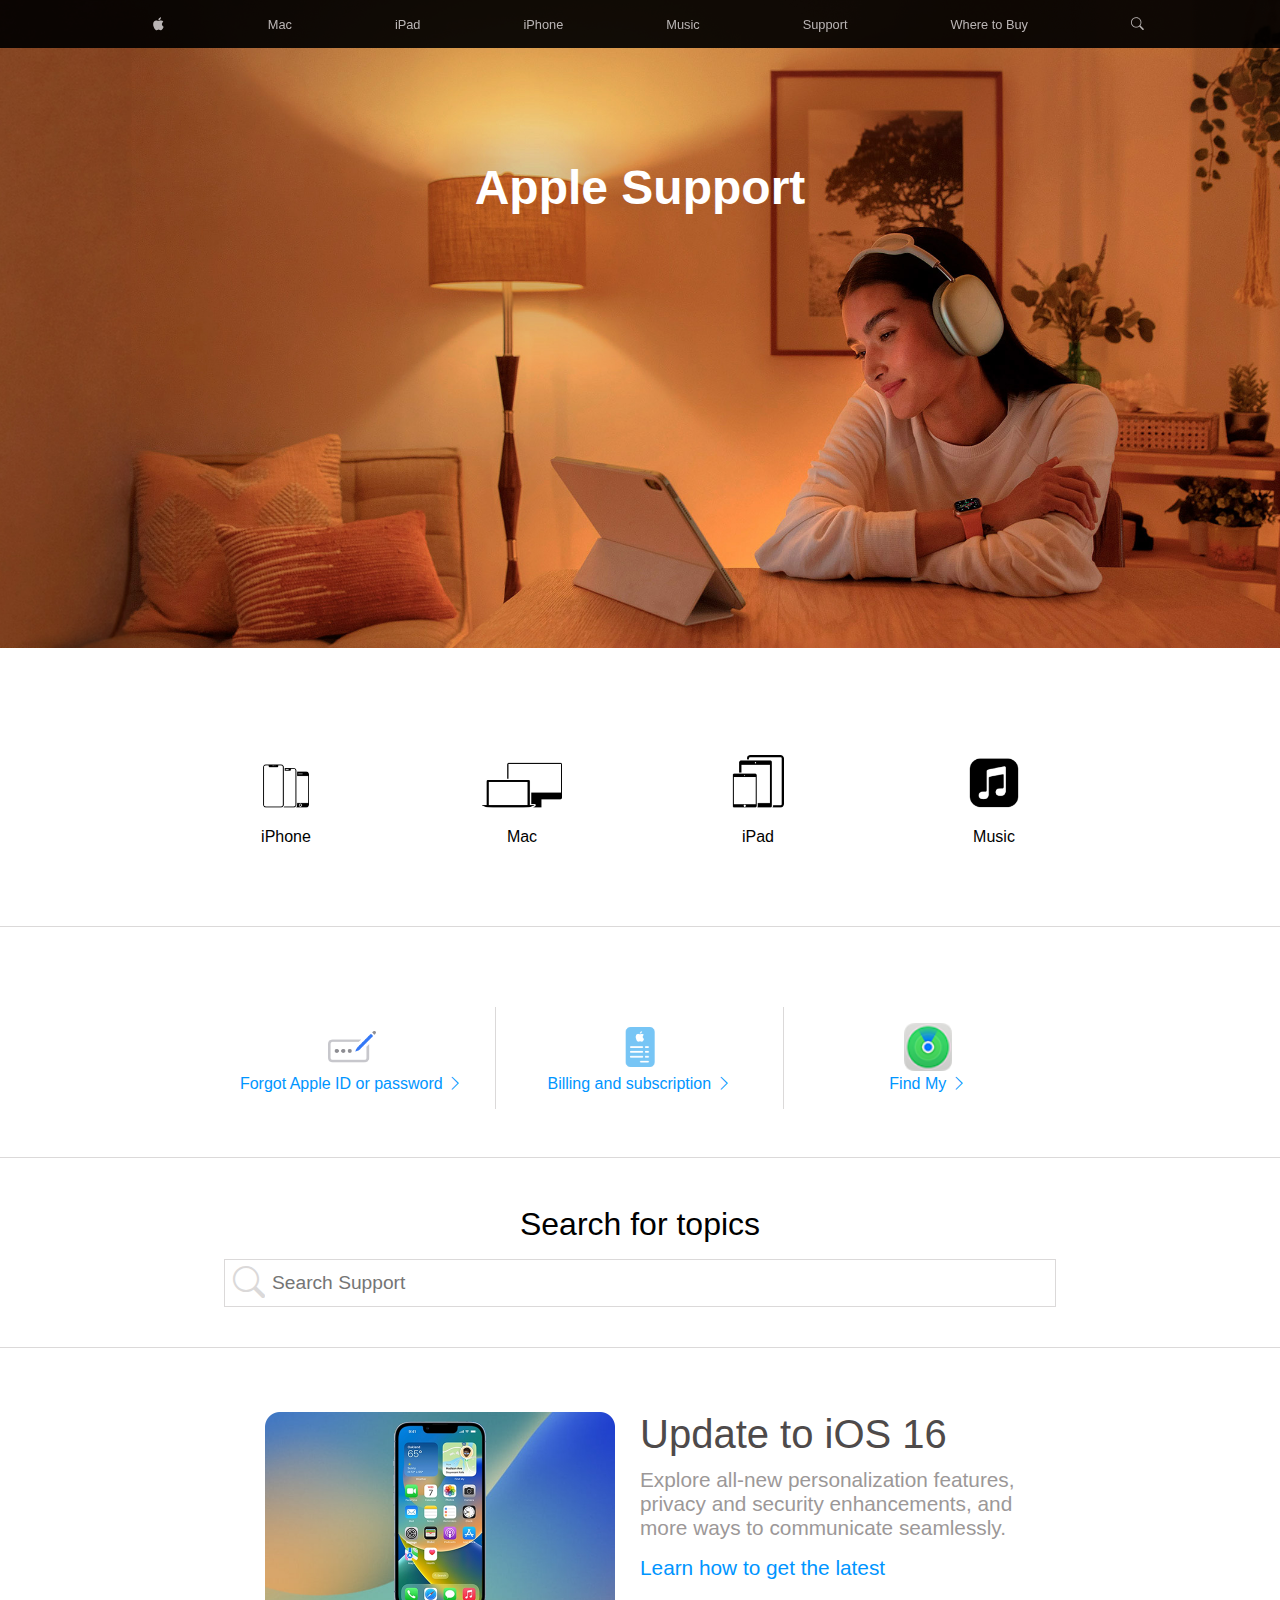
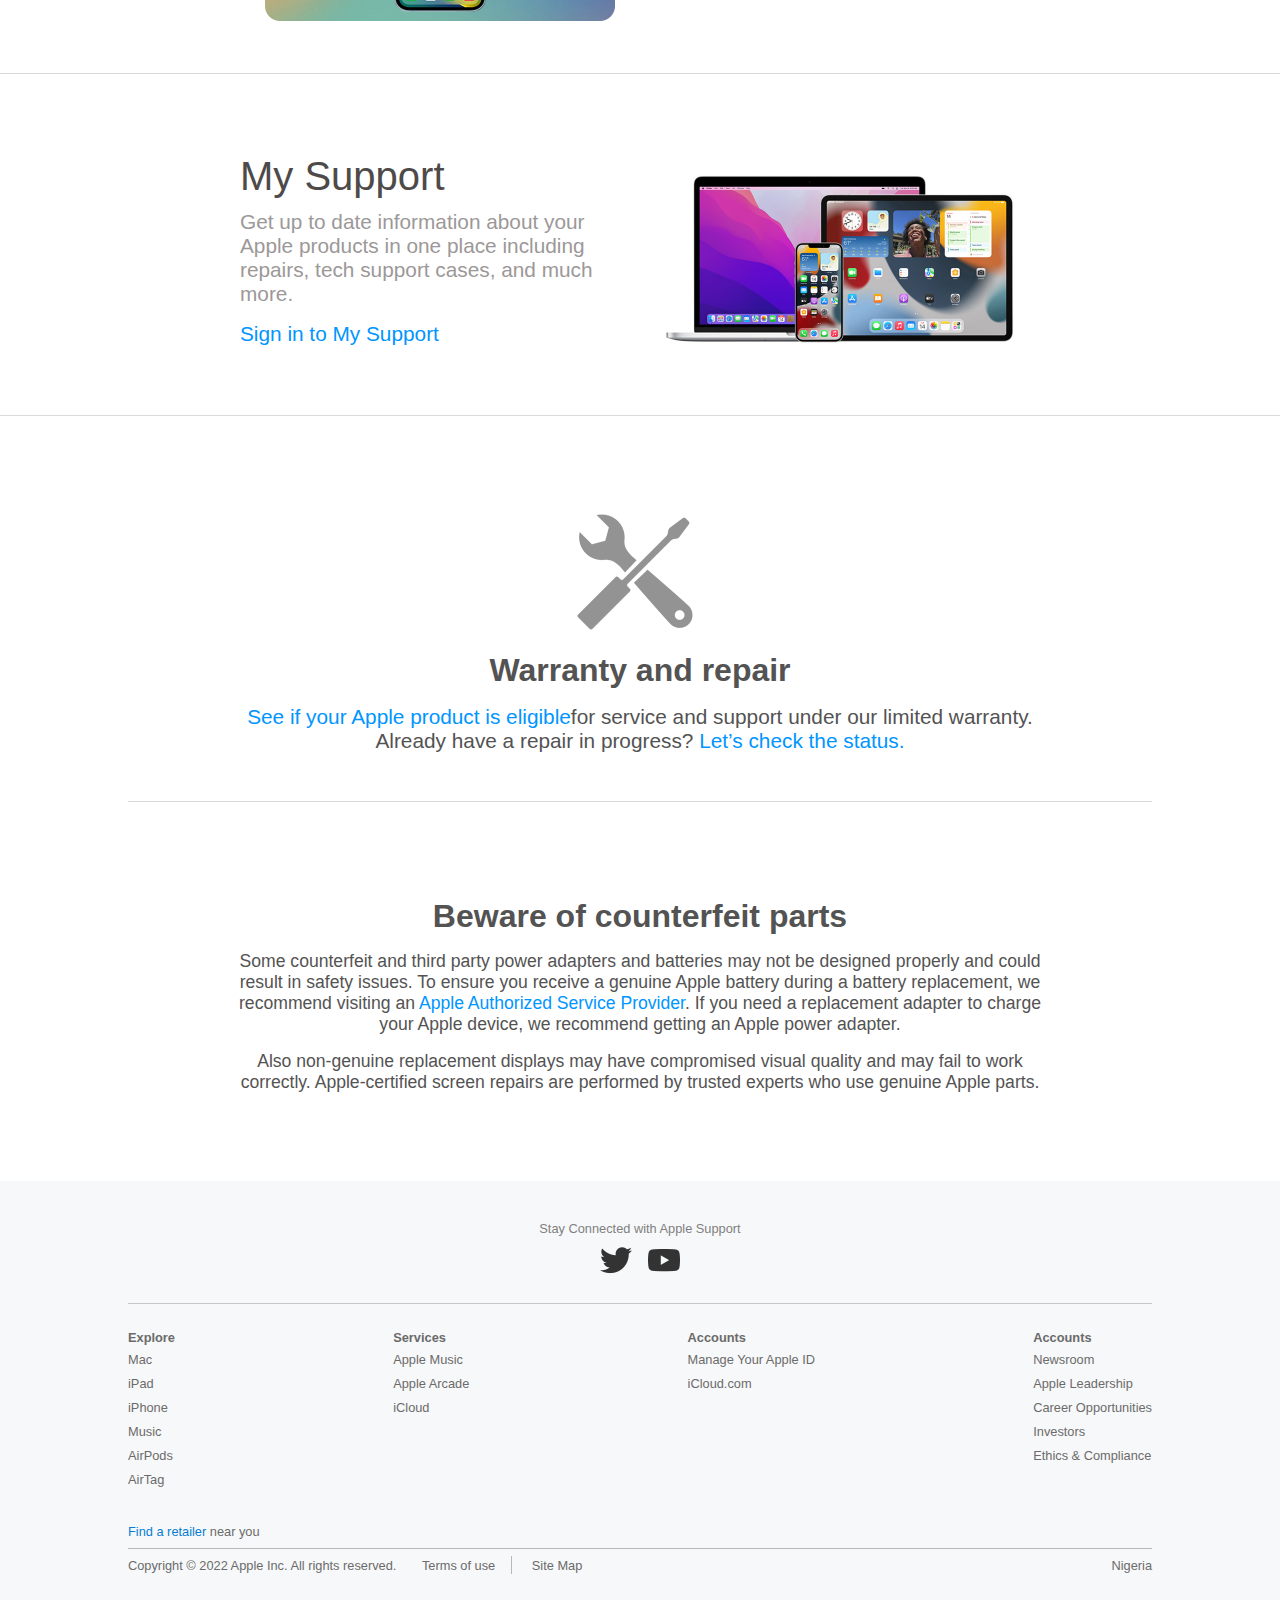
<file: support.html>
<!DOCTYPE html>
<html lang="en">
<head>
    <meta charset="UTF-8">
    <meta http-equiv="X-UA-Compatible" content="IE=edge">
    <meta name="viewport" content="width=device-width, initial-scale=1.0">
    <link rel="stylesheet" href="https://cdn.jsdelivr.net/npm/bootstrap-icons@1.9.1/font/bootstrap-icons.css"/>
    <link rel="stylesheet" href="/CSS/support.css">
    <link rel="shortcut icon" href="./Images/apple logo.png" type="image/x-icon">
    <link rel="stylesheet" href="./CSS/header-footer.css">
    <title>Official Apple Support</title>
</head>
<body>
    <div id="backdrop"> </div>
    <nav class="nav">
        <div class="nav-inner">
            <div class="nav-hamburger" id="toggle-nav">
                <i class="bi bi-list hamburger-img"></i>
            </div>
            <div class="nav-hamburger" id="toggle-nav-2">
                <i class="bi bi-x-lg hamburger-img"></i>
            </div>
            <div class="nav-apple-logo"> <a href="/index.html"><i class="bi bi-apple apple-logo"></i></a></div>
        
            <!-- Desktop Nav bar -->
            <ul class="desktop-menu-list" id="desktop-menu-list">
                    <li class=" desktop-menu-list-item"> <a href="/index.html"><i class="bi bi-apple"></i></a></li>
                    <li class=" desktop-menu-list-item"><a href="./macpage.html">Mac</a></li>
                    <li class=" desktop-menu-list-item"><a href="/ipad.html">iPad </a></li>
                    <li class=" desktop-menu-list-item"><a href="/iphone.html">iPhone</a></li>
                    <li class=" desktop-menu-list-item"><a href="music.html">Music </a></li>
                    <li class=" desktop-menu-list-item"><a href="#">Support</a></li>
                    <li class=" desktop-menu-list-item"><a href="/where-to-buy.html">Where to Buy</a></li>
                    <div class="desktop-menu-list-item" id="search"><i class="bi bi-search"></i></div>
            </ul>
            <!-- Search box on Desktop -->
            <div class="desktop-search-container search-container" id="desktop-search-container">
                <div>
                    <i class="bi bi-search"></i>
                    <input type="text" placeholder="Search apple.com" class="search-input">
                    <i class="bi bi-x-lg" id="close-search"></i>
                </div>
            </div>
        </div>
        <!-- Mobile drop down menu -->
        <div class="mobile-drop-down-container" id="mobile-drop-down-container">
            <div class="drop-down-top">
                <div class="search-container">
                    <i class="bi bi-search"></i>
                    <input type="text" placeholder="Search apple.com">
                </div>
            </div>
            <ul class="menu-list">
                <li class="menu-list-item top"><a href="./macpage.html">Mac</a></li>
                <li class="menu-list-item"><a href="/ipad.html">iPad </a></li>
                <li class="menu-list-item"><a href="/iphone.html">iPhone</a></li>
                <li class="menu-list-item"><a href="music.html">Music </a></li>
                <li class="menu-list-item"><a href="#">Support</a></li>
                <li class="menu-list-item"><a href="/where-to-buy.html">Where to Buy</a></li>
            </ul>
        </div>
    </nav>
    <div class="support-hero">
        <h1 class="support-hero-text">Apple Support</h1>
    </div>

    <section class="products-section">
        <div class="product-container">
            <div class="product">
                <img src="./Images/support-images/homepage_productnav_iphone_2x.png" alt="">
                <p>iPhone</p>
            </div>
            <div class="product">
                <img src="./Images/support-images/homepage_productnav_imac_2x.png" alt="">
                <p>Mac</p>
            </div>
            <div class="product">
                <img src="./Images/support-images/homepage_productnav_ipad_2x.png" alt="">
                <p>iPad</p>
            </div>
            <div class="product">
                <img src="./Images/support-images/homepage_productdrawer_applemusic_2x.png" alt="">
                <p>Music</p>
            </div>
        </div>
    </section>
    <section class="featured-section">
        <div class="featured-container">
            <div class="featured-item">
                <img src="./Images/support-images/promo-icon-homepage-password_2x.png" alt="">
                <p><a href="https://iforgot.apple.com/password/verify/appleid?r=1&language=NG-EN">Forgot Apple ID or password <i class="bi bi-chevron-right"></i></a> </p>
            </div>
            <div class="featured-item">
                <img src="./Images/support-images/promo-icon-homepage-subscriptions_2x.png" alt="">
                <p><a href="https://support.apple.com/en-ng/billing">Billing and subscription <i class="bi bi-chevron-right"></i></a> </p>
            </div>
            <div class="featured-item">
                <img src="./Images/support-images/promo-icon-find-my_2x.png" alt="">
                <p><a href="https://support.apple.com/en-ng/find-my">Find My <i class="bi bi-chevron-right"></i></a> </p>
            </div>
        </div>
    </section>
    <section class="search-topics-section">
        <div class="search-topics-container">
            <p>Search for topics</p>
            <div class="input-box">
                <i class="bi bi-search"></i>
                <input type="text" placeholder="Search Support">
            </div>
        </div>
    </section>
    <section class="update-to-ios">
        <div class="update-container">
            <div class="update-left">
                <img src="./Images/support-images/featured-section-update-ios-promo_2x.png" alt="">
            </div>
            <div class="update-right">
                <h1>Update to iOS 16</h1>
                <p>Explore all-new personalization features, privacy and security enhancements, and more ways to communicate seamlessly.</p>
                <p><a href="https://support.apple.com/en-afri/ios/update">Learn how to get the latest</a></p>
            </div>
        </div>
    </section>
    <section class="update-to-ios" id="my-support">
        <div class="update-container">
            <div class="update-left">
                <img src="./Images/support-images/featured-section-my-support_2x.jpg" alt="">
            </div>
            <div class="update-right">
                <h1>My Support</h1>
                <p>Get up to date information about your Apple products in one place including repairs, tech support cases, and much more.</p>
                <p><a href="https://support.apple.com/en-ng/my-support">Sign in to My Support</a></p>
            </div>
        </div>
    </section>
    <section class="warranty-section">
            <div class="warranty-container">
                <img src="./Images/support-images/contentlink-warrantyandrepair_2x.png" alt="">
                <h1>Warranty and repair</h1>
                <p><a href="https://checkcoverage.apple.com/ng/en/">See if your Apple product is eligible</a>for service and support under our limited warranty. Already have a repair in progress? <a href="https://support.apple.com/en-ng/my-support">Let’s check the status.</a></p>
            </div>
    </section>
    <section class="beware">
        <div class="beware-container">
            <h2>Beware of counterfeit parts</h2>
            <p>Some counterfeit and third party power adapters and batteries may not be designed properly and could result in safety issues. To ensure you receive a genuine Apple battery during a battery replacement, we recommend visiting an <a href="https://locate.apple.com/ng/en/">Apple Authorized Service Provider</a>. If you need a replacement adapter to charge your Apple device, we recommend getting an Apple power adapter.</p>
            <p>Also non-genuine replacement displays may have compromised visual quality and may fail to work correctly. Apple-certified screen repairs are performed by trusted experts who use genuine Apple parts.</p>
        </div>
    </section>

    <footer>
        <div class="footer-paragraphs">
            <p class="stay-connected">Stay Connected with Apple Support</p>
            <div class="footer-social-icons">
                <a href="www.twitter.com"><img src="./Images/support-images/social-icon-twitter.png" alt=""></a>
                <a href="www.youtube.com"><img src="./Images/support-images/social-icon-youtube.png" alt=""></a>
            </div>
        </div>
        <div class="footer-container-mobile">
            <ul class="footer-accordion">
                <li class="footer-item">
                    <div class="title-open">
                        <p>Explore</p>
                        <button class="footer-btn">
                            <span class="plus"><i class="bi bi-plus"></i></span>
                            <span class="minus"><i class="bi bi-x"></i></span>
                        </button>
                    </div>
                    <div class="footer-links">
                        <ul>
                            <li class="footer-link-item"><a href="./macpage.html">Mac </a></li>
                            <li class="footer-link-item"><a href="#">iPad </a></li>
                            <li class="footer-link-item"><a href="#">iPhone </a></li>
                            <li class="footer-link-item"><a href="#">Music </a></li>
                            <li class="footer-link-item"><a href="#">AirPods </a></li>
                            <li class="footer-link-item"><a href="#">AirTag </a></li>
                        </ul>
                    </div>
                </li>
                <li class="footer-item">
                    <div class="title-open">
                        <p>Services</p>
                        <button class="footer-btn">
                            <span class="plus"><i class="bi bi-plus"></i></span>
                            <span class="minus"><i class="bi bi-x"></i></span>
                        </button>
                    </div>
                    <div class="footer-links">
                        <ul>
                            <li class="footer-link-item"><a href="#">Apple Music </a></li>
                            <li class="footer-link-item"><a href="#">Apple Arcade </a></li>
                            <li class="footer-link-item"><a href="#">iCloud </a></li>
                        </ul>
                    </div>
                </li>
                <li class="footer-item">
                    <div class="title-open">
                        <p>Account</p>
                        <button class="footer-btn">
                            <span class="plus"><i class="bi bi-plus"></i></span>
                            <span class="minus"><i class="bi bi-x"></i></span>
                        </button>
                    </div>
                    <div class="footer-links">
                        <ul>
                            <li class="footer-link-item"><a href="#">Manage Your Apple ID</a></li>
                            <li class="footer-link-item"><a href="#">iCloud.com </a></li>
                        </ul>
                    </div>
                </li>
                <li class="footer-item">
                    <div class="title-open">
                        <p>About Apple</p>
                        <button class="footer-btn">
                            <span class="plus"><i class="bi bi-plus"></i></span>
                            <span class="minus"><i class="bi bi-x"></i></span>
                        </button>
                    </div>
                    <div class="footer-links">
                        <ul>
                            <li class="footer-link-item"><a href="#">Newsroom </a></li>
                            <li class="footer-link-item"><a href="#">Apple Leadership </a></li>
                            <li class="footer-link-item"><a href="#">Career Opportunities </a></li>
                            <li class="footer-link-item"><a href="#">Investors </a></li>
                            <li class="footer-link-item"><a href="#">Ethics & Compliance </a></li>
                        </ul>
                    </div>
                </li>
            </ul>
        </div>

        <div class="footer-container-desktop">
            <div class="desktop-footer-items">
                <h4>Explore</h4>
                <ul class="desktop-footer-item-list">
                    <li class="footer-link-item"><a href="./macpage.html">Mac </a></li>
                     <li class="footer-link-item"><a href="#">iPad </a></li>
                     <li class="footer-link-item"><a href="#">iPhone </a></li>
                     <li class="footer-link-item"><a href="#">Music </a></li>
                     <li class="footer-link-item"><a href="#">AirPods </a></li>
                     <li class="footer-link-item"><a href="#">AirTag </a></li>
                </ul>
            </div>

            <div class="desktop-footer-items">
                <h4>Services</h4>
                <ul class="desktop-footer-item-list">
                    <li class="footer-link-item"><a href="#">Apple Music </a></li>
                    <li class="footer-link-item"><a href="#">Apple Arcade </a></li>
                    <li class="footer-link-item"><a href="#">iCloud </a></li>
                </ul>
            </div>
            <div class="desktop-footer-items">
                <h4>Accounts</h4>
                <ul class="desktop-footer-item-list">
                    <li class="footer-link-item"><a href="#">Manage Your Apple ID</a></li>
                    <li class="footer-link-item"><a href="#">iCloud.com </a></li>
                </ul>
            </div>
            <div class="desktop-footer-items">
                <h4>Accounts</h4>
                <ul class="desktop-footer-item-list">
                    <li class="footer-link-item"><a href="#">Newsroom </a></li>
                    <li class="footer-link-item"><a href="#">Apple Leadership </a></li>
                    <li class="footer-link-item"><a href="#">Career Opportunities </a></li>
                    <li class="footer-link-item"><a href="#">Investors </a></li>
                    <li class="footer-link-item"><a href="#">Ethics & Compliance </a></li>
                </ul>
            </div>
        </div>
        <div class="bottom-footer">
            <div class="retailer-find">
                <p><a href="#">Find a retailer</a> near you</p>
            </div>
            <div class="copyright-container">
                <div class="copyright">
                    <p>Copyright © 2022 Apple Inc. All rights reserved.</p>
                    <p><span class="terms"><a href="#">Terms of use</a></span> <span class="site-map"> <a>Site Map</a></span></p>
                </div>
                <div class="country">
                    <p><a href="#">Nigeria</a></p>
                </div>
            </div>
        </div>
    </footer>


<script src="./script.js/script.js"></script>
</body>
</html>
</file>
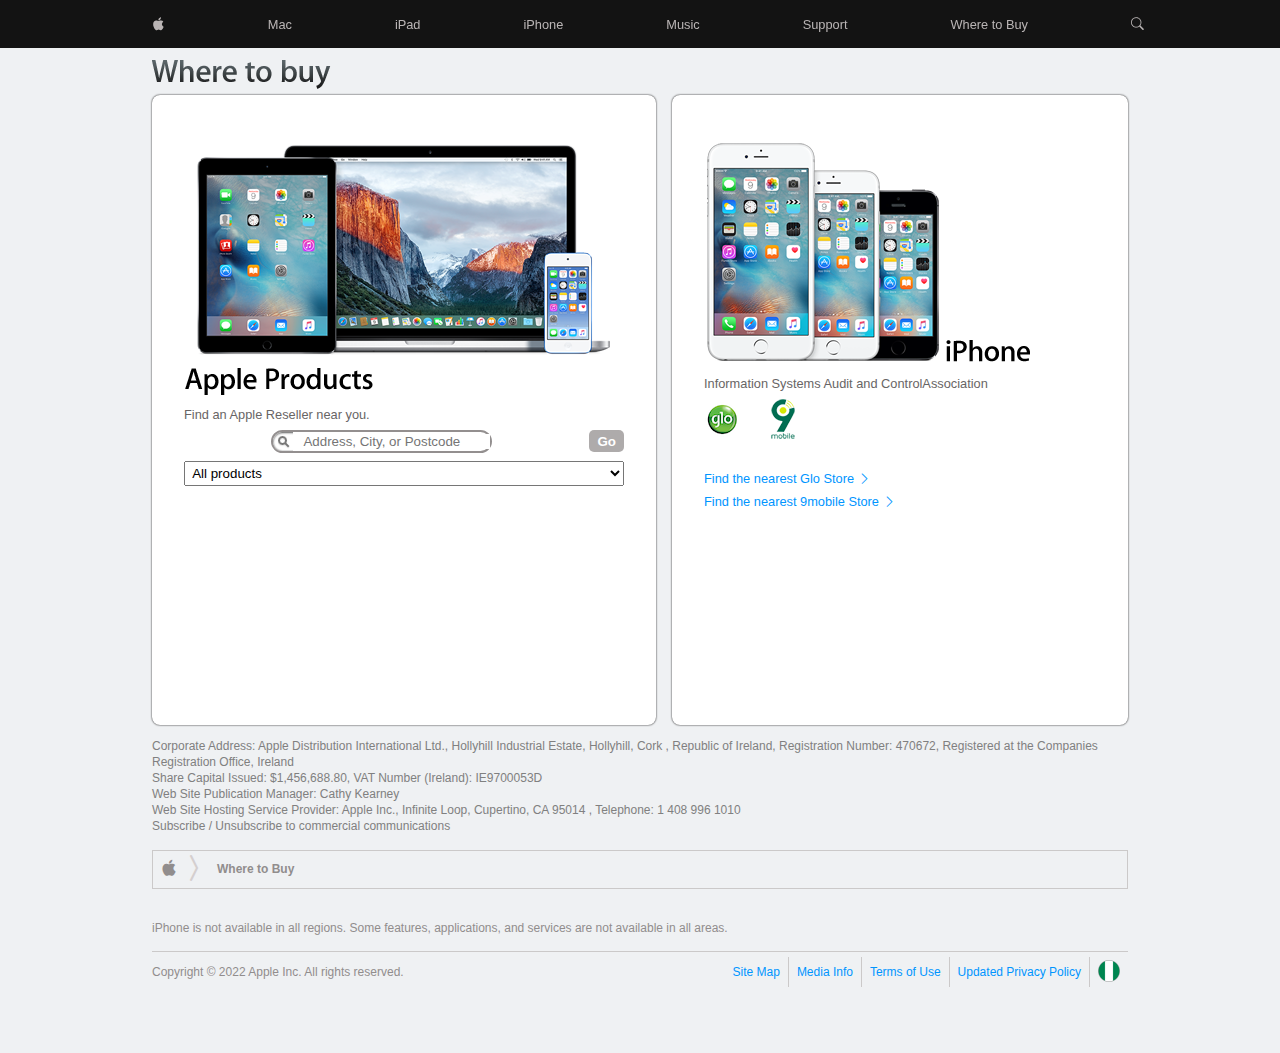
<file: where-to-buy.html>
<!DOCTYPE html>
<html lang="en">
<head>
    <meta charset="UTF-8">
    <meta http-equiv="X-UA-Compatible" content="IE=edge">
    <meta name="viewport" content="width=device-width, initial-scale=1.0">
    <link rel="stylesheet" href="https://cdn.jsdelivr.net/npm/bootstrap-icons@1.9.1/font/bootstrap-icons.css"/>
    <link rel="stylesheet" href="./CSS/header-footer.css">
    <link rel="stylesheet" href="./CSS/where-to-buy.css">
    <link rel="shortcut icon" href="./Images/apple logo.png" type="image/x-icon">
    <title>Where to Buy - Apple (NG)</title>
</head>
<body>
    <div id="backdrop"> </div>
    <nav class="nav">
        <div class="nav-inner">
            <div class="nav-hamburger" id="toggle-nav">
                <i class="bi bi-list hamburger-img"></i>
            </div>
            <div class="nav-hamburger" id="toggle-nav-2">
                <i class="bi bi-x-lg hamburger-img"></i>
            </div>
            <div class="nav-apple-logo"> <a href="/index.html"><i class="bi bi-apple apple-logo"></i></a></div>
        
            <!-- Desktop Nav bar -->
            <ul class="desktop-menu-list" id="desktop-menu-list">
                    <li class=" desktop-menu-list-item"> <a href="/index.html"><i class="bi bi-apple"></i></a></li>
                    <li class=" desktop-menu-list-item"><a href="./macpage.html">Mac</a></li>
                    <li class=" desktop-menu-list-item"><a href="/ipad.html">iPad </a></li>
                    <li class=" desktop-menu-list-item"><a href="/iphone.html">iPhone</a></li>
                    <li class=" desktop-menu-list-item"><a href="music.html">Music </a></li>
                    <li class=" desktop-menu-list-item"><a href="/support.html">Support</a></li>
                    <li class=" desktop-menu-list-item"><a href="#">Where to Buy</a></li>
                    <div class="desktop-menu-list-item" id="search"><i class="bi bi-search"></i></div>
            </ul>
            <!-- Search box on Desktop -->
            <div class="desktop-search-container search-container" id="desktop-search-container">
                <div>
                    <i class="bi bi-search"></i>
                    <input type="text" placeholder="Search apple.com" class="search-input">
                    <i class="bi bi-x-lg" id="close-search"></i>
                </div>
            </div>
        </div>
        <!-- Mobile drop down menu -->
        <div class="mobile-drop-down-container" id="mobile-drop-down-container">
            <div class="drop-down-top">
                <div class="search-container">
                    <i class="bi bi-search"></i>
                    <input type="text" placeholder="Search apple.com">
                </div>
            </div>
            <ul class="menu-list">
                <li class="menu-list-item top"><a href="./macpage.html">Mac</a></li>
                <li class="menu-list-item"><a href="/ipad.html">iPad </a></li>
                <li class="menu-list-item"><a href="/iphone.html">iPhone</a></li>
                <li class="menu-list-item"><a href="music.html">Music </a></li>
                <li class="menu-list-item"><a href="/support.html">Support</a></li>
                <li class="menu-list-item"><a href="#">Where to Buy</a></li>
            </ul>
        </div>
    </nav>
    <section class="main">
        <img src="/Images/where-to-buy/product_title20090909.png" alt="">
        <div class="product-cards">
            <div class="product-card product-card-left">
                <img class="product-img" src="/Images/where-to-buy/mac_ipad_ipod_hero.png" alt="">
                <img class="title-img" src="./Images/where-to-buy/apple_products_title.png" alt="">
                <p>Find an Apple Reseller near you.</p>
                <div class="product-search-container">
                    <div class="product-search">
                        <img src="/Images/where-to-buy/searchfield_leftcap.png" alt="">
                        <input type="text" placeholder="Address, City, or Postcode">
                    </div>
                    <button class="btn">Go</button>
                </div>
                <div class="select-container">
                    <select name="products" id="products">
                       <option value="all-products">All products</option>
                       <option value="iPad">iPad</option>
                       <option value="mac">Mac</option>
                       <option value="ipod">iPod</option>
                       <option value="iphone">iPhone</option>
                    </select>
                </div>
            </div>
            <div class="product-card product-card-right">
                <img class="product-img2" src="/Images/where-to-buy/iphone_buy_setup.png" alt="">
                <img src="./Images/where-to-buy/iphone_title.png" alt="">
                <p>Information Systems Audit and ControlAssociation</p>
                <div class="network-providers">
                    <img src="/Images/where-to-buy/carrier_glo.png" alt="">
                    <img src="/Images/where-to-buy/carrier_9mobile.png" alt="">
                </div>
                <div class="network-store-container">
                    <p><a href="http://www.gloworld.com/ng/"> Find the nearest Glo Store <i class="bi bi-chevron-right"></i></a></p>
                    <p><a href="http://www.gloworld.com/ng/"> Find the nearest 9mobile Store <i class="bi bi-chevron-right"></i></a></p>
                </div>
            </div>
        </div>
        <div class="where-to-buy-footer">
            <p>Corporate Address: Apple Distribution International Ltd., Hollyhill Industrial Estate, Hollyhill, Cork , Republic of Ireland, Registration Number: 470672, Registered at the Companies Registration Office, Ireland</p>
            <p>Share Capital Issued: $1,456,688.80, VAT Number (Ireland): IE9700053D</p>
            <p>Web Site Publication Manager: Cathy Kearney</p>
            <p>Web Site Hosting Service Provider: Apple Inc., Infinite Loop, Cupertino, CA 95014 , Telephone: 1 408 996 1010</p>
            <p> <a>Subscribe / Unsubscribe </a> to commercial communications</p>
        </div>

        <div class="apple-flex-container">
            <div class="apple-flex">
                <i class="bi bi-apple apple"></i>
                <i class="bi bi-chevron-compact-right chevron"></i>
            </div>
            <p>Where to Buy</p>
        </div>

        <p class="iphone-available">iPhone is not available in all regions. Some features, applications, and services are not available in all areas.</p>
        <div class="final-footer">
            <p>Copyright © 2022 Apple Inc. All rights reserved.</p>
            <div class="short-links">
                <p><a href="https://www.apple.com/ng/sitemap/">Site Map</a></p>
                <p><a href="https://www.apple.com/ng/pr/">Media Info</a></p>
                <p><a href="https://www.apple.com/legal/">Terms of Use</a></p>
                <p><a href="https://www.apple.com/legal/privacy/en-ww/">Updated Privacy Policy</a></p>
                <a href="https://www.apple.com/choose-your-country/"><img src="/Images/where-to-buy/nigeria.png" alt=""></a>
            </div>
        </div>
    </section>


    <script src="/script.js/script.js"></script>
</body>
</html>
</file>
<file: CSS/style.css>
*{
    margin: 0;
    padding: 0;
    box-sizing: border-box;
}


html {
    font-family: "SF Pro Text", "SF Pro Icons", "Helvetica Neue", Helvetica, Arial, sans-serif;
    scroll-behavior: smooth;
}

body{
    background-color: rgb(255, 255, 255);
}

/* General style */
a{  
    color: inherit;
    text-decoration: none;
    cursor: pointer;
}

.learn-more a span{
    font-size: .8rem !important;
}

ul{
    padding: none;
    list-style: none;
}

/* main decoration */
main{
    margin-top: 3rem;
    width: 100%;
    overflow: hidden;
}

.hero-pro{
    width: 100%;
    height: 78vh;
    background: url('/Images/hero_iphone14pro__e5xbgo5ffhg2_large.jpg') no-repeat;
    background-size: cover;
    background-position:center;
    color: white;
    display: flex;
    flex-direction: column;
    align-items: center;
    padding-top: 4.5rem;
    line-height: 1.5rem;
    margin-bottom: 1rem;
}

@media (max-width:800px) {
    .hero-pro{
        background: url('/Images/hero_iphone14pro__e5xbgo5ffhg2_small.jpg') no-repeat;
        background-position: center;
        max-height: 60vh;
        padding-top: 2.5rem;
    }

    .hero-pro h1{
        font-size: 2.5rem!important;
        padding-bottom: 1.3rem !important;
    }
    .hero-pro h3{
        margin-bottom: .8rem !important;
    }
    
}
.hero-pro h1{
   font-size: 3rem;
   font-weight: 600;
   padding-bottom: 1.5rem;
}

.hero-pro h3{
    font-size: 1.5rem;
    font-weight: 400;
    margin-bottom: 1rem;
}

.hero-pro p{
    color: #0095ff;
    font-size: 1.2rem;
    padding-bottom: .5rem;
}
.hero-iphone-14{
    width: 100%;
    height: 78vh;
    background: url('/Images/hero_iphone14_preorder__c4g2wjzuugqe_large.jpg') no-repeat;
    background-size: cover;
    background-position:center;
    display: flex;
    flex-direction: column;
    align-items: center;
    padding-top: 4.5rem;
    line-height: 1.5rem;
    margin-bottom: 1rem;
}

@media (max-width:800px) {
    .hero-iphone-14{
        max-height: 60vh;
        padding-top: 2rem;
    }

    .hero-iphone-14 h1{
        font-size: 2.5rem!important;
    }
    
}

.hero-iphone-14 h1{
   font-size: 3rem;
   font-weight: 600;
   padding-bottom: 1.5rem;
}

.hero-iphone-14 h3{
    font-size: 1.5rem;
    font-weight: 400;
    margin-bottom: 1rem;
}

.hero-iphone-14 p{
    color: #0095ff;
    font-size: 1.2rem;
    padding-bottom: .5rem;
}

.hero-macbook{
    background: #fffefe;
}

.hero-macbook .mac-left{
    width: 100%;
    min-height: 78vh;
    background: url('/Images/hero_macbookair__el7scava26mq_large.png') no-repeat;
    background-size: cover;
    background-position:50%;
    text-align: center;
    margin-bottom: 1rem;
}

.mac-left-inner{
    width: 40rem;
    display: flex;
    flex-direction: column;
    margin: auto;
    line-height: 1.5rem;
    padding-top: 15rem;
    padding-right: 13rem;
}

.mac-right{
    display: none !important;
}

.mac-right img{
    width: 30rem;
}

@media (max-width:800px) {
    .hero-macbook .mac-left{
        width: 100%;
        text-align: center;
        min-height: 50vh!important;
        padding-top: 1rem;
        display: flex;
        justify-content: center;
        background: none;
    }
    
    .mac{
      display: flex;
      flex-direction: column;
      justify-content: center;
      align-items: center;
    }
    .mac-left-inner{
        min-width: 25rem;
        max-height: 30vh;
        display: flex;
        flex-direction: column;
        justify-content: center;
        margin: 0;
        line-height: 1.5rem;
        padding-top: 1rem;
        padding-right: 1rem;
        padding-bottom: 0 !important  
    }
    .mac-left-inner h1{
        font-size: 2.5rem!important;
    }

    .mac-right{
        margin-top: -12rem;
        display: block  !important;
    }

    .mac-right img{
        min-width: 20rem;
        min-height: 20rem;
        object-fit: cover;
        margin-right: 10rem;
    }
}


.hero-macbook h1{
   font-size: 3rem;
   font-weight: 600;
   padding-bottom: 1.5rem;
}

.hero-macbook h3{
    font-size: 1.5rem;
    font-weight: 400;
    margin-bottom: 1rem;
}

.hero-macbook p{
    color: #0095ff;
    font-size: 1.2rem;
    padding-bottom: .5rem;
}


.promo-section{
    display: grid;
    grid-template-columns: 1fr 1fr;
     column-gap: 1rem;
     row-gap: 1rem;
     padding:0 0 1rem 0;
}


.grid-item{
    color: white;
    height: 70vh;
}

.grid-item-1{
    background: url('/Images/promo/promo_mbp13__buwssod6c8vm_large.jpg') no-repeat;
    background-size: cover;
    background-position: center;
    padding-top: 3rem;
    text-align: center;
}
.grid-item-2{
    background: url('/Images/promo/promo_ipadair_avail__ferd4bfpcdm6_small_2x.jpg') no-repeat;
    background-size: cover;
    background-position: center;
    padding-top: 3rem;
    text-align: center;
}
.grid-item-3{
    background: url('/Images/promo/promo_ipad_mini__spq4zjcuuaie_small_2x.jpg') no-repeat;
    /* background-color: black; */
    background-size: cover;
    background-position: center;
    padding-top: 3rem;
    text-align: center;
}
.grid-item-4{
    background: url('/Images/promo/promo_iphonese_avail__fv54lyr6ebiy_small_2x.jpg') no-repeat;
    /* background-color: black; */
    background-size: cover;
    background-position: center;
    padding-top: 3rem;
    text-align: center;
}

.grid-item h2{
    font-size: 2.5rem;
    font-weight: 600;
    margin-bottom: .5rem;
}

.grid-item h4{
    font-size: 1.2rem;
    font-weight: 500;
    margin-bottom: .5rem;
}

.grid-item p{
    color: #0095ff;
}

.white-bg{
    color: black;
    font-weight: 600;
}

@media (max-width:900px) {
    .grid-item{
        height: 50vh;
    }
    .grid-item h2{
        font-size: 2rem;
    }
}

@media (max-width:700px){
    .promo-section{
        grid-template-columns: 1fr;
    }
}
</file>
<file: CSS/header-footer.css>
*{
    margin: 0;
    padding: 0;
    box-sizing: border-box;
}


html {
    font-family: "SF Pro Text", "SF Pro Icons", "Helvetica Neue", Helvetica, Arial, sans-serif;
    scroll-behavior: smooth;
}

body{
    background-color: #ffffff;
}

.backdrop{
    width: 100vw;
    height: 100vh;
    position: fixed;
    background: rgba(0, 0, 0, 0.562);
}

/* General style */
a{  
    color: inherit;
    text-decoration: none;
    cursor: pointer;
}
ul{
    padding: none;
    list-style: none;
}



/* MEDIA QUERIES */
@media (min-width: 800px) {
    .mobile-drop-down-container{
        display: none;
    }

    .hamburger-img{
        display: none !important;
    }

    .nav-apple-logo{
        display: none !important;
    }

    .desktop-menu-list{
        display: flex !important;
        color: rgb(185, 180, 180);
        width: 100%;
        height: 100%;
        justify-content: space-between;
        align-items: center;
        font-size: .8rem;
    }

    #search{
        cursor: pointer;
    }
    
    #search:hover{
        color: white !important;
    }

    .hide-desktop-menu-list{
        display: none !important;
    }
    .desktop-search-container .hamburger-img{
        display: inline !important;
        font-size: 1rem;
        margin: end;
    }

    .search-container{
        position: relative;
    }

   #close-search{
    position: absolute;
    right: 1rem;
    top: .6rem;
    color: #fff;
    cursor: pointer;
   }

   .search-input{
    width: 93% !important;
   }

    .footer-container-mobile{
        display: none;
    }

    .footer-container-desktop{
        display: flex !important;
        justify-content: space-between;
        max-width: 1024px;
        margin: auto;
    }
}


.nav{
    width: 100%;
    height: 3rem;
    background-color: #000000eb;
    position: fixed;
    top: 0;
    left: 0;
    z-index: 999;
    /* border: none; */
}

.nav-inner{
    max-width: 1024px;
    margin: auto;
    padding: .5rem ;
    display: flex;
    align-items: center;
    height: 100%;

}

.nav-hamburger{
    color: #fff;
    width: 1rem;
    margin-top: auto 0;
}
.nav-apple-logo{
    color: #fff;
}

.hamburger-img{
    font-size: 1.5rem;
}

#toggle-nav{
    /* display: none; */
}

#toggle-nav-2{
    display: none;
}

.nav-apple-logo{
    margin: auto;
}

.apple-logo{
    font-size: 1.5rem;
}

.mobile-drop-down-container{
    width: 100%;
    height: 0px;
    overflow: hidden;
    background: black;
    position: absolute;
    top:2.9rem;
    transition: all .6s linear;
}

.mobile-drop-down-container-active{
    height: 100vh;
}



.drop-down-top{
    width: 100%;
    padding: 1.5rem;
    border-bottom: 0.1px solid #626161;
}

.search-container{
    width: 80%;
    background-color: #212121;
    margin: auto;
    padding: .3rem;
    display: flex;
    align-items: center;
    border-radius: 10px;
    color: #7f7c7c;
    font-weight: 600;
}

.search-container input{
    padding: 5px .5rem;
    width: 30rem;
    background-color: #212121;
    border: none;
    outline: none;
    text-align: left;
    font-size: 1.1rem;
    color: #7f7c7c;
}

.menu-list{
    color: rgb(199, 199, 199);
    max-width: 40rem;
    margin: auto;
    list-style: none;
    padding: 1rem 3rem;
}

.menu-list-item{
    line-height: 2.9rem;
    border-top: 0.1px solid #626161;
    font-weight: 100;
}

.menu-list-item:hover{
    color: #ffffff;
}

.menu-list-item.top{
    border: none;
}

#desktop-menu-list{
    display: none;
}
.desktop-menu-list-item{
    display: inline-block !important;
}

.desktop-menu-list-item:hover{
    color: #ffffff;
}
.desktop-search-container{
    display: none;
}


/* Footer styling */
footer{
    width: 100%;
    background: #f7f8f9;
    padding: 1rem 1rem .1rem 1rem;
}

.footer-item{
    border-bottom: .5px solid #c3c2c2;
    padding: .5rem 0;
    color: #6b6b6b;
}

.footer-item .title-open{
    display: flex;
    justify-content: space-between;
    align-items: center;
    font-size: .8rem;
    cursor: pointer;
}


.footer-btn{
    border: none;
    font-size: 1rem;
    outline: none;
}

.plus{
    display: block;
}


.footer-links{
    padding-top: 0.1rem;
    padding-left: 1rem;
    line-height: 2rem;
    font-size: .8rem;
    max-height: 0;
    overflow: hidden;
    transition: all .7s linear;
    /* display: none; */
}


.minus{
    display: none;
    background: #f7f8f9;
}
.plus{
    background: #f7f8f9;
}

.show-footer-links .footer-links{
    display: block !important;
    max-height: 50vh;
}

.show-footer-links .minus{
    display: inline;
}
.show-footer-links .plus{
    display: none;
    
}

.footer-link-item:hover{
    text-decoration: underline !important;
    color: black;
}

.footer-container-desktop{
    display: none;
}

.desktop-footer-items{
    color: #6b6b6b;
    font-size: .8rem;
}

.desktop-footer-item-list{
    line-height: 1.5rem;
    padding: .2rem 0 .4rem 0;
}

.bottom-footer{
    max-width: 1024px;
    margin: 2em auto;
    color: #6b6b6b;
    font-size: .8rem;
}

.retailer-find{
    border-bottom: .5px solid #b9b8b8;
    padding-bottom: .7em;
    margin-bottom: .7em;
}

.retailer-find a{
   color: #077ed3;
}

.copyright-container{
    display: flex;
    justify-content: space-between;
}

.copyright{
    display: flex;
    gap: 2em;
}

.copyright span{
    padding-top: .1rem;
    padding-bottom: .1rem;
}

.copyright span:hover{
    text-decoration: underline;
}

.terms{
    border-right: 1px solid #b9b8b8;
    padding-right: 1rem ;
}

.country a:hover{
    text-decoration: underline;
}

.site-map{
    padding-left: 1rem;
}

@media (max-width:800px) {
    .retailer-find{
        border: none;
    }
    .copyright-container{
    flex-direction: column-reverse;
    gap: 1rem;
} 
    .copyright{
        flex-direction: column;
        gap: .5rem;
    }    
}

.footer-paragraphs{
    max-width: 1024px;
    width: 100%;
    margin: auto;
    font-size: .8rem;
    color: #808080;
    padding: 0 .7rem 1.5rem .7rem;
    margin-bottom: 2em;
    border-bottom: 1px solid #c6c4c4;
}

.footer-paragraphs li{
    margin-top: 1rem;
}

.footer-paragraphs p{
    margin-top: 1.5rem;
    margin-bottom: -.5rem;

}

footer .stay-connected{
    text-align: center;
}

.footer-social-icons{
    display: flex;
    justify-content: center;
    gap: 1rem;
}

.footer-social-icons img{
    width: 2rem;
    margin-top: 1rem;
}
</file>
<file: CSS/ipad.css>
body {
    overflow: auto;
}

a:hover{
    text-decoration: underline;
}

.learn-more a span{
    font-size: .8rem !important;
}

.ipad-hero{
    margin-top: 3rem;
    width: 100%;
    background: black;
    color: white;
    text-align: center;
}

@media (max-width:600px) {
    .ipad-hero .ipad-icons .icon-img-container:nth-child(5),
    .ipad-hero .ipad-icons .icon-img-container:nth-child(6){
        display: none;
    }
}
@media (max-width:400px) {
    .ipad-hero .ipad-icons .icon-img-container:nth-child(3){
        display: none;
    }
}


.ipad-hero .ipad-icons{
    width: 100%;
    max-width: 800px;
    display: flex;
    justify-content: space-between;
    align-items: center;
    margin: auto;
    padding: 1.5rem 1rem;
    text-align: center;
}

.ipad-hero .ipad-icons .icon-img-container{
    width: 5rem;
    height: 5rem;
    margin-right: 1rem;
}

.ipad-hero .ipad-icons .icon-img-container img{
    width: 3rem;
    height: 3rem;
}
.ipad-hero .ipad-icons .icon-img-container p{
    font-size: .7rem;
}
.ipad-hero .ipad-icons .icon-img-container p.new{
    font-size: .6rem;
    color: #be7404;
    margin-top: .5rem;
}

.ipad-air-section{
    width: 100%;
    min-height: 70vh;
    background-color: #000000;
    padding: 5rem 0;
}

.ipad-air-section .ipad-air-container{
    width: 100%;
    max-width: 1024px;
    min-height: inherit;
    margin: auto;
    display: grid;
    grid-template-columns: 1fr 1fr;
}

@media (max-width: 950px) {
    .ipad-air-section .ipad-air-container{
        grid-template-columns: 1fr;
    }
    .ipad-air-section .ipad-air-container .ipad-air-right{
        background-size: contain !important;
        background-position: center;
    }
}

.ipad-air-section .ipad-air-container .ipad-air-left{
    color: #ffffff;
    display: flex;
    flex-direction: column;
    /* margin-top: 5rem; */
    align-items: center;
    justify-content: center;
}

.ipad-air-section .ipad-air-container .ipad-air-right{
    background: url('/Images/ipad-images/ipad_air__d794tkovmk02_medium.jpg') no-repeat;
    background-position: center;
    /* background-size: cover; */
}

.ipad-air-section .ipad-air-container .ipad-air-left h1{
    display: flex;
    align-items: center;
    font-size: 3.5rem;
} 

.ipad-air-section .ipad-air-container .ipad-air-left .new{
    color: #be7404;
    font-size: 1rem!important;   
}

.ipad-air-section .ipad-air-container .ipad-air-left p{
    font-size: 1.3rem;   
}

.ipad-air-section .ipad-air-container .ipad-air-left button{
    color: #ffffff;   
    background: #0095ff;
    cursor: pointer;
    padding: .5rem 1rem;
    border: none;
    cursor: pointer;
    font-size: 1.1rem;
    border-radius: 50px;
    margin: .4rem 0;
}

.ipad-air-section .ipad-air-container .ipad-air-left a{
   color: #077ed3;
}

.ipad-pro-section{
    width: 100%;
    min-height: 100vh;
    position: relative;
    text-align: right;
    padding: 4rem 0;
}

.ipad-pro-section img{
    width: 70%;
    height: 77vh;
    z-index: -99;
    /* object-fit: cover; */   
}

.ipad-pro-section .ipad-pro-text{
    position: absolute;
    right: 40%;
    top: 25%;
    text-align: center;
    width: 15rem;
}

.ipad-pro-section .ipad-pro-text h1{
    font-size: 3.5rem;   
}

.ipad-pro-section .ipad-pro-text p{
    font-size: 1.2rem; 
    font-weight: 600;
}

.ipad-pro-section .ipad-pro-text button{
    color: #ffffff;   
    background: #0095ff;
    cursor: pointer;
    padding: .5rem 1rem;
    border: none;
    cursor: pointer;
    font-size: 1.1rem;
    border-radius: 50px;
    margin: 1rem 0;
}


.ipad-pro-section .ipad-pro-text a{
   color: #077ed3;
    font-size: 1rem;
    font-weight: 500;
}



@media (max-width:580px) {
    .ipad-pro-section .ipad-pro-text{
        right: 30% !important;
        top: 15%;  
    } 

    .ipad-pro-text h1{
        font-size: 2rem!important;
    }
}
@media (max-width:430px) {
    .ipad-pro-section .ipad-pro-text{
        right: 25% !important;
        top: 10% !important;   
    }   
}

@media (max-width:800px){
    .ipad-pro-section img{
        width: 95%;
        height: 95%;
    }
    /* .ipad-pro-section .ipad-pro-text{
        right: 9rem !important;
        top: 3rem;      
    }    */
}

@media (max-width:1000px){
    .ipad-pro-section{
        min-height: 70%;
    }
    /* .ipad-pro-section .ipad-pro-text{
        right: 25rem;
        top: 3rem;      
    }    */
}
@media (max-width:1400px){
    .ipad-pro-section img{
        width: 90%;
        height: 95%;
    }
    /* .ipad-pro-section .ipad-pro-text{
        right: 20rem;
        top: 6rem;      
    } */
    .ipad-pro-section .ipad-pro-text h1{
        font-size: 2.5rem;   
    }   
}

.ipad-section{
    display: flex;
    /* height: 100vh; */
    width: 100%;
    max-width: 1200px;
    margin-left: auto;
    margin-top: 1rem;
    align-items: center;
    padding: 1rem;
    text-align: center;
}

.ipad-section .ipad-section-left{
    /* width: 50%; */
}

.ipad-section .ipad-section-left h1{
    font-size: 3.5rem;
}

.ipad-section .ipad-section-left p{
    font-size: 1.5rem;
    font-weight: 600;
    margin: .5rem 0;
}

.ipad-section .ipad-section-left button{
    padding: .5rem 1rem;
    color: #fff;
    font-weight: 600;
    border: none;
    background: #0095ff;
    cursor: pointer;
    border-radius: 50px;

}

.ipad-section .ipad-section-left a{
   color: #077ed3;
    font-size: 1rem;
    font-weight: 500;
    margin-top: .5rem;
}

.ipad-section .ipad-section-right img{
    width: 100%;
    object-fit: cover;
}

@media (max-width:800px) {
    .ipad-section{
        flex-direction: column;
    }
    .ipad-section .ipad-section-left h1{
        font-size: 2.5rem;
    }
    .ipad-section .ipad-section-left p{
        font-size: 1.3rem;
    }
}

.ipad-mini-section{
    width: 100%;
    background: #fff;
    margin-top: 1rem;
}

.ipad-mini-container{
    max-width: 1024px;
    margin: auto;
    display: flex;
    align-items: center;
    padding: 2rem;
}
@media (max-width:800px) {
    .ipad-mini-container{
        flex-direction: column-reverse;
        gap: 3rem;
    }
    .ipad-mini-container .ipad-mini-right h1{
        font-size: 2.5rem !important;
    }
    .ipad-mini-container .ipad-mini-right p{
        font-size: 1.1rem !important;
    }
    .ipad-mini-container .ipad-mini-right a{
        font-size: 1rem!important;
    }
}

.ipad-mini-container .ipad-mini-left img{
    width: 100%;
}

.ipad-mini-container .ipad-mini-right{
    text-align: center;
}

.ipad-mini-container .ipad-mini-right h1{
    font-size: 3.5rem;
    display: flex;
    align-items: center;
    font-weight: 550;
    margin-bottom: .5rem;
}

.ipad-mini-container .ipad-mini-right p{
    font-size: 1.3rem;
    font-weight: 600;
}

.ipad-mini-container .ipad-mini-right button{
    padding: .5rem 1rem;
    color: #fff;
    font-weight: 600;
    border: none;
    background: #0095ff;
    cursor: pointer;
    border-radius: 50px;
    margin: .5rem 0;

}

.ipad-mini-container .ipad-mini-right a{
   color: #077ed3;
    font-size: 1.3rem;
    font-weight: 500;
}

.ipad-tab-section{
    width: 100%;
    background: #eff1f3;
    min-height: 100vh;
    margin-top: -2.2rem;
    padding: 2rem 4rem 2rem 4rem;
}

.ipad-tab-section .ipad-tab-section-container{
    width: 100%;
    min-height: 100vh;
    background-color: #fff;
    padding: 5rem 0;
}

@media (max-width: 800px){
    .ipad-tab-section .ipad-tab-section-container h1{
        font-size: 2.5rem !important;
    }
    
    .ipad-tabs-container .ipad-tab-item p{
        font-size: 1rem !important;
    }
    .ipad-tabs-container .ipad-tab-item a{
        font-size: 1rem !important;
    }

    .compare-shop a{
        font-size: 1rem !important;
    }
}

@media (max-width:900px) {
    .ipad-tab-section{
        padding:1.5rem ;
    }
    
    .ipad-tab-section .ipad-tab-section-container .ipad-tabs-container{
        grid-template-columns: 1fr 1fr !important;
        row-gap: 2.2rem;
    }
}

.ipad-tab-section .ipad-tab-section-container h1{
    text-align: center;
    font-size: 3rem;
    color: #3f3939;
}
.ipad-tab-section .ipad-tab-section-container .ipad-tabs-container{
    max-width: 1024px;
    width: 100%;
    margin: 1rem auto;
    padding: 3rem 0;
    display: grid;
    grid-template-columns: 1fr 1fr 1fr 1fr;
}

.ipad-tabs-container .ipad-tab-item{
    display: flex;
    flex-direction: column;
    align-items: center;
    gap: .5rem;
    margin: 1rem;
    padding-bottom: 1rem;
}
.ipad-tabs-container .ipad-tab-item.active{
    border-bottom: 1px solid #cfd0d1;
    padding-bottom: 2rem;
}

.ipad-tabs-container .ipad-tab-item .big-img{
    width: 10rem;
    height: 13rem;
}

@media (max-width:500px) {
    .ipad-tabs-container .ipad-tab-item .big-img{
        width: 7rem;
        height: 10rem;
    }
}

.ipad-tabs-container .ipad-tab-item .swatches{
    width: 2rem;
}
.ipad-tabs-container .ipad-tab-item .swatches1{
    width: 5rem;
}

.ipad-tabs-container .ipad-tab-item h3{
    font-size: 1.2rem;
    color: #3f3939;
}

.ipad-tabs-container .ipad-tab-item p{
    font-size: 1rem;
    color: #717070;
    font-weight: 500;
    text-align: center;
}

.ipad-tabs-container .ipad-tab-item button{
    padding: .5rem 1rem;
    color: #fff;
    font-weight: 600;
    border: none;
    background: #0095ff;
    cursor: pointer;
    border-radius: 50px;
    margin: .5rem 0;
}

.ipad-tabs-container .ipad-tab-item a{
   color: #077ed3;
    font-size: 1.1rem;
    font-weight: 500;    
}
.sm-img{
    width: 3rem;
}

.compare-shop{
    display: flex;
    width: 100%;
    justify-content: center;
    gap: 3rem;
}

.compare-shop a{
   color: #077ed3;
    font-size: 1.2rem;
    font-weight: 500; 
}

.ipad-essential-section{
    width: 100%;
    background: #eff1f3;
    min-height: 100vh;
    padding: 2rem 4rem 1rem 4rem;   
}

.ipad-essential-section h1{
    text-align: center;
    font-size: 3.5rem;
    color: #4d4c4c;
    margin-bottom: 2rem;
}

@media (max-width:800px){
    .ipad-essential-section{
        padding: 1.5rem;
    }
    .ipad-essential-section h1{
        font-size: 2.5rem !important;
    }
    .single-card .card-text h2{
        font-size: 2.5rem !important;
    }
    .ipad-essential-section .ipad-essential-card{
        grid-template-columns: 1fr !important;
        row-gap: 3rem;
    }
}

.ipad-essential-section .ipad-essential-card{
    display: grid;
    grid-template-columns: 1fr 1fr;
    column-gap: 2rem;
}

.ipad-essential-section .ipad-essential-card .single-card{
    background: #fff;
    min-height: 35rem;
    display: flex;
    flex-direction: column;
}

.single-card .card-text{
    text-align: center;
    padding: 2rem;
    flex: 1;
}

.single-card .card-text h2{
    font-size: 3rem;
    margin-bottom: 1rem;
}

.single-card .card-text p{
    font-size: 1.2rem;
    margin-bottom: 1rem;
}
.single-card .card-text .essential-shop{
    display: flex;
    justify-content: center;
    gap: 2rem;
}

.single-card .card-text .essential-shop a{
   color: #077ed3;
    font-size: 1.2rem;
    font-weight: 500; 
}

.single-card .card-image-1{
    width: 100%;
    flex: 2;
    background: url(/Images/ipad-images/apple_pencil__ekq506kmmys2_medium.jpg) no-repeat;
    background-size: cover;
}

.single-card .card-image-2{
    width: 100%;
    flex: 2;
    background: url(/Images/ipad-images/smart_keyboard_folio__b8j0ydqvjq2q_small_2x.jpg) no-repeat;
    background-size: cover;   
}

.airpods-section{
    width: 100%;
    background: #eff1f3;
    /* min-height: 100vh; */
    padding: 0 4rem 2rem 4rem; 
}

@media (min-width:800px) {
   .airpods-section{
   margin-top: -2.5rem;
   }
}

@media (max-width: 800px){
    .airpods-section{
        padding: 1.5rem;
    }
    .airpods-section-container{
        flex-direction: column !important;
    }

    .airpods-section-left h1{
        font-size: 2.5rem!important;
    }
}

.airpods-section .airpods-section-container{
    width: 100%;
    height: 70vh;
    background: #fff;
    padding: 3rem 0;
    display: flex;
}

.airpods-section-container .airpods-section-left{
    flex: 1;
    color: #717070;
    margin: auto;
    text-align: center;
}
.airpods-section-container .airpods-section-right{
    flex: 1;
    background: url(/Images/ipad-images/airpods_family__dqikrifl3u0y_large\ \(1\).png) no-repeat;
    background-size: cover;
}

.airpods-section-left h1{
    color: #3f3939;
    font-size: 3rem;
    margin-bottom: .5rem;
}

.airpods-section-left p{
    font-size: 1.2rem;
    margin-bottom: 1rem;
}

.airpods-section-left a{
   color: #077ed3;
    font-size: 1.2rem;
    font-weight: 500;
}

.icloud-section{
    width: 100%;
    background: #eff1f3;
    padding: 3rem 4rem 2rem 4rem; 
}

@media (max-width:800px) {
    .icloud-section{
        padding: 1.5rem;
        padding-top: 3rem;
    }

    .icloud-section h1{
        font-size: 2.3rem!important;
    }
    
    .icloud-container h2{
        font-size: 1.8rem!important;
    }
    .icloud-container img{
        width: 70% !important;
    }
}

.icloud-section h1{
    font-size: 3rem ;
    color: #3f3939;
    text-align: center;
    margin-bottom: 3rem;
}

.icloud-section .icloud-container{
    background: #fff;
    text-align: center;
    padding: 3rem;
}

.icloud-container h2{
    font-size: 2.3rem;
    margin-bottom: .5rem;
}

.icloud-container p{
    font-size: 1.3rem;
    line-height: 2rem;
    margin-bottom: .5rem;
}

.icloud-container a{
    color: #077ed3;
    font-size: 1.2rem;  
}

.icloud-container img{
    margin-top: 2rem;
   width: 40%;  
}

.music-card-image-1{
    width: 100%;
    flex: 2;
    background: url(/Images/ipad-images/apple_music__dq9f4czrhw6e_large.jpg) no-repeat;
    background-size: cover;   
}
.music-card-image-2{
    width: 100%;
    flex: 2;
    background: url(/Images/ipad-images/apple_arcade_tile__rpe6yxbxcnue_small_2x.jpg) no-repeat;
    background-size: cover;
}

.overflow-hidden{
    overflow: hidden;
}

.between{
    width: 100%;
    height: 1rem;
    background: #eff1f3;
}
</file>
<file: CSS/iphone.css>
body {
    overflow: auto;
}

a:hover{
    text-decoration: underline;
}

.learn-more a span{
    font-size: .8rem !important;
}

.iphone-hero{
    margin-top: 3rem;
    width: 100%;
    /* background: black;
    color: white; */
    text-align: center;
}

.between{
    width: 100%;
    height: 1rem;
    background: #eff1f3;
}

@media (max-width:600px) {
    .iphone-hero .iphone-icons .icon-img-container:nth-child(5),
    .iphone-hero .iphone-icons .icon-img-container:nth-child(6){
        display: none;
    }
}
@media (max-width:400px) {
    .iphone-hero .iphone-icons .icon-img-container:nth-child(3){
        display: none;
    }
}


.iphone-hero .iphone-icons{
    width: 100%;
    max-width: 500px;
    display: flex;
    justify-content: space-between;
    align-items: center;
    margin: auto;
    padding: 1.5rem 1rem;
    text-align: center;
}

.iphone-hero .iphone-icons .icon-img-container{
    width: 5rem;
    height: 5rem;
    margin-right: 1rem;
}

.iphone-hero .iphone-icons .icon-img-container img{
    width: 3rem;
    height: 3rem;
}
.iphone-hero .iphone-icons .icon-img-container p{
    font-size: .7rem;
}
.iphone-hero .iphone-icons .icon-img-container p.new{
    font-size: .6rem;
    color: #be7404;
    margin-top: .5rem;
}

.iphone-14-pro-section{
    width: 100%;
    height: 120vh;
    background: url(/Images/iphone-images/hero_iphone14pro__e5xbgo5ffhg2_large.jpg) no-repeat;
    background-size: cover;
    background-position: center;
    padding-top: 5rem;
}

@media (min-width:800px) {
 .iphone-14-pro-section{
    background: url(/Images/iphone-images/hero_iphone14pro__e5xbgo5ffhg2_small.jpg) no-repeat !important;
    background-size: contain !important;
    background-position: center !important;
    padding-top: 7rem !important;
 }   
}

@media (max-width:800px) {
    .iphone-14-pro-section{
        height: 100vh;
    }
    .iphone-14-pro-section .iphone-pro-text h1{
        font-size: 2.5rem !important;
    }
}

.iphone-14-pro-section .iphone-pro-text{
    text-align: center;
    color: #ffffff;
}

.iphone-14-pro-section .iphone-pro-text .new{
    color: #a5a5a5;
    margin-bottom: .5rem;
}

.iphone-14-pro-section .iphone-pro-text img{
    width: 10rem;
    margin-bottom: .5rem;
}

.iphone-14-pro-section .iphone-pro-text h1{
    font-size: 3.5rem;
    background: linear-gradient(to bottom, #e3b2ec 0%, #e44cff 100%);
    -webkit-background-clip: text;
    -webkit-text-fill-color: transparent;
    font-weight: 550;
    margin-bottom: 1rem;
}

.iphone-14-pro-section .iphone-pro-text p{
    font-size: 1.2rem;
    color: #a5a5a5;
    margin-bottom: 1rem;
}

.iphone-14-pro-section .iphone-pro-text .learn-more{
    display: flex;
    justify-content: center;
    align-items: center;
    gap: 3rem;
}

.iphone-pro-text .learn-more button{
    color: #ffffff;   
    background: #0095ff;
    cursor: pointer;
    padding: .5rem 1rem;
    border: none;
    cursor: pointer;
    font-size: 1.1rem;
    border-radius: 50px;
    margin: 1rem 0;
}

.iphone-pro-text .learn-more a{
    color: #077ed3;
    font-size: 1rem;
    font-weight: 500;
}

/* iphone 14 */
.iphone-14-section{
    width: 100%;
    height: 100vh !important;
    background: url('/Images/hero_iphone14_preorder__c4g2wjzuugqe_large.jpg') no-repeat;
    background-size: cover;
    background-position:center;
    display: flex;
    flex-direction: column;
    align-items: center;
    padding-top: 4.5rem;
    line-height: 1.5rem;
    margin-bottom: 1rem;
}

@media (max-width:800px) {
    .iphone-14-section{
        height: 100vh !important;
    }
}

.iphone-14-section .iphone-pro-text{
    text-align: center;
}

.iphone-14-section .iphone-pro-text .new{
    color: #a5a5a5;
    margin-bottom: .5rem;
}

.iphone-14-section .iphone-pro-text img{
    width: 7rem;
    margin-bottom: .5rem;
}

.iphone-14-section .iphone-pro-text h1{
    font-size: 3.5rem !important;
    height: 4rem;
    display: flex;
    align-items: center;
    background: linear-gradient(to right, #10cbdc 0%, #ff0f7b 100%);
    -webkit-background-clip: text;
    -webkit-text-fill-color: transparent;
    font-weight: 550;
    margin-bottom: 1rem;
}

@media (max-width:800px) {
    .iphone-14-section .iphone-pro-text h1{
        font-size: 2.5rem !important;
    }   
}

.iphone-14-section .iphone-pro-text p{
    font-size: 1.2rem;
    color: #a5a5a5;
    margin-bottom: 1rem;
}

.iphone-pro-text button{
    color: #ffffff;   
    background: #0095ff;
    cursor: pointer;
    padding: .5rem 1rem;
    border: none;
    cursor: pointer;
    font-size: 1.1rem;
    border-radius: 50px;
    margin: 1rem 0;
}

.iphone-pro-text a{
    color: #077ed3;
    font-size: 1rem;
    font-weight: 500;
}

.iphone-14-section{
    width: 100%;
    height: 78vh;
    background: url('/Images/hero_iphone14_preorder__c4g2wjzuugqe_large.jpg') no-repeat;
    background-size: cover;
    background-position:center;
    display: flex;
    flex-direction: column;
    align-items: center;
    padding-top: 4.5rem;
    line-height: 1.5rem;
    margin-bottom: 1rem;
}

.iphone-se-section{
    width: 100%;
}

.iphone-se-section .iphone-se-container{
    max-width: 1024px;
    margin: 0 auto;
    display: flex;
    flex-direction: row;
    padding: 0 2rem;
    min-height: 100vh;
}

@media (max-width:800px) {
    .iphone-se-section .iphone-se-container{
        flex-direction: column;
        /* height: 130vh; */
    }

    .iphone-se-right {
        display: flex;
        justify-content: center;
    }
    .iphone-se-right img{
        height: 50vh !important;
        width: 70%;
    }

    .iphone-se-container .iphone-se-left{
        flex: 1 !important;
        padding-top: 2rem;
    }
    .iphone-se-container .iphone-se-right{
        flex: 2 !important;
    }

    
}
.iphone-se-container .iphone-se-left{
    margin: auto;
    flex: 1;
    text-align: center;
    padding-bottom: 3rem;
}

.iphone-se-container .iphone-se-left img{
    margin-bottom: .5rem;
}

.iphone-se-container .iphone-se-left h1{
    font-size: 2.5rem;
    margin-bottom: .5rem;
    background: linear-gradient(to right, #060eaa 0%, #789aee 100%);
    -webkit-background-clip: text;
    -webkit-text-fill-color: transparent;
}

.iphone-se-container .iphone-se-left button{
    color: #ffffff;   
    background: #0095ff;
    cursor: pointer;
    padding: .5rem 1rem;
    border: none;
    cursor: pointer;
    font-size: 1.1rem;
    border-radius: 50px;
    margin: 1rem 0;
}

.iphone-se-container .iphone-se-left a{
    color: #060eaa;
    font-size: 1.3rem;
    margin-top: 1.5rem;
    font-weight: 500;

}

.iphone-se-container .iphone-se-right{
    display: flex;
    justify-content: center;
    flex: 1;
}

@media (min-width: 800px){
    .iphone-se-container .iphone-se-right{
        flex: 1;
        background-size: cover;
        background-position: center;
    }
    .iphone-se-right img{
        width: 100%;

    }
}

.learn-more{
    display: flex;
    align-items: center;
    justify-content: center;
    gap: 2rem;
    height: 4rem;
}

.learn-more p{
    padding-top: 1rem;
}

.iphone-se-left .learn-more a{
    padding-top: 0 !important;
    color: #117ede !important;
}

.iphone-se-left .learn-more p{
    padding-top: 0 !important;
    color: #117ede !important;
}

/* Tab section */
.ipad-tab-section{
    width: 100%;
    background: #fff;
    min-height: 100vh;
    margin-top: -2.2rem;
    padding: 2rem 4rem 2rem 4rem;
}

.ipad-tab-section .ipad-tab-section-container{
    width: 100%;
    min-height: 100vh;
    background-color: #fff;
    padding: 5rem 0;
}

@media (max-width: 800px){

    .ipad-tab-section .ipad-tab-section-container h1{
        font-size: 2.5rem !important;
    }
    
    .ipad-tabs-container .ipad-tab-item p{
        font-size: 1rem !important;
    }
    .ipad-tabs-container .ipad-tab-item a{
        font-size: 1rem !important;
    }
    
    .compare-shop a{
        font-size: 1rem !important;
    }
}

@media (max-width:900px) {
    .ipad-tab-section{
        padding:1.5rem ;
    }

    .ipad-tab-section .ipad-tab-section-container .ipad-tabs-container{
        grid-template-columns: 1fr 1fr !important;
        row-gap: 2.2rem;
    }
}

.ipad-tab-section .ipad-tab-section-container h1{
    text-align: center;
    font-size: 3rem;
    color: #3f3939;
}
.ipad-tab-section .ipad-tab-section-container .ipad-tabs-container{
    max-width: 1024px;
    width: 100%;
    margin: 1rem auto;
    padding: 3rem 0;
    display: grid;
    grid-template-columns: 1fr 1fr 1fr 1fr;
}

.ipad-tabs-container .ipad-tab-item{
    display: flex;
    flex-direction: column;
    align-items: center;
    gap: .5rem;
    margin: 1rem;
    padding-bottom: 1rem;
}
.ipad-tabs-container .ipad-tab-item.active{
    border-bottom: 1px solid #cfd0d1;
    padding-bottom: 2rem;
}

.ipad-tabs-container .ipad-tab-item .big-img{
    width: 10rem;
    height: 13rem;
}

.ipad-tabs-container .ipad-tab-item .swatches{
    width: 2rem;
}
.ipad-tabs-container .ipad-tab-item .swatches1{
    width: 5rem;
}

.ipad-tabs-container .ipad-tab-item h3{
    font-size: 1.7rem;
    color: #3f3939;
}

.ipad-tabs-container .ipad-tab-item p{
    font-size: 1rem;
    color: #717070;
    font-weight: 500;
    text-align: center;
    line-height: 2.5rem;
}

.ipad-tabs-container .ipad-tab-item button{
    padding: .5rem 1rem;
    color: #fff;
    font-weight: 600;
    border: none;
    background: #0095ff;
    cursor: pointer;
    border-radius: 50px;
    margin: .5rem 0;
}

.ipad-tabs-container .ipad-tab-item a{
   color: #077ed3;
    font-size: 1.1rem;
    font-weight: 500;    
}
.sm-img{
    width: 3rem;
}

.compare-shop{
    display: flex;
    width: 100%;
    justify-content: center;
    gap: 3rem;
}

.compare-shop a{
   color: #077ed3;
    font-size: 1.2rem;
    font-weight: 500; 
}

/* accessories */

.accessories-section{
    width: 100%;
    /* height: 100vh; */
    background: #eff1f3;
    text-align: center;
    padding: 4rem 0 .5rem 0;
}

.accessories-section h1{
    font-size: 3rem;
}

.accessories-section .magSafe-container{
    width: 100%;
    max-width: 1400px;
    background: #fff;
    margin: 3rem auto .7rem auto;
    min-height: 70vh;
    display: flex;
    padding: 2rem 0 0 0;
}

.magSafe-container .magSafe-left{
    flex: 1;
    display: flex;
    flex-direction: column;
    justify-content: center;
    align-items: center;
}

.magSafe-container .magSafe-left h1{
    font-size: 3rem;
    font-weight: 600;
    margin-bottom: 1rem;
}

.magSafe-container .magSafe-left p{
    font-size: 1.3rem;
    line-height: 2rem;
}
.magSafe-container .magSafe-right{
    flex: 1;
    background-position: center;
    padding-top: 3rem;
    padding-right: 3rem;
}
.magSafe-container .magSafe-right img{
    width: 40rem;
}

@media (max-width:800px) {
    .magSafe-container{
        flex-direction: column;
    }  
    
    
    .accessories-section h1, .magSafe-container .magSafe-left h1{
        font-size: 2.5rem;
    }
    .accessories-section h1, .magSafe-container .magSafe-left p{
        font-size: 1.1rem;
    }

    .magSafe-container .magSafe-right{
        padding: 2rem 2rem 0 2rem ;
    }
    .magSafe-container .magSafe-right img{
        width: 100%;
    }
}

/* airtag section */
.accessories-section .airtag-container{
    width: 100%;
    max-width: 1400px;
    background: #fff;
    margin: .7rem auto;
    min-height: 70vh;
    display: flex;
    padding: 0;
}

.airtag-container .airtag-right{
    flex: 1;
    display: flex;
    flex-direction: column;
    justify-content: center;
    align-items: center;
}

.airtag-container .airtag-right h1{
    font-size: 3rem;
    font-weight: 600;
    margin-bottom: 1rem;
}

.airtag-container .airtag-right p{
    font-size: 1.3rem;
    line-height: 2rem;
}
.airtag-container .airtag-left{
    flex: 1;
    background: url(/Images/iphone-images/airtag__b5lt0bcbd9ua_small_2x.jpg);
    background-position: center;
    padding-top: 3rem;
    padding-right: 3rem;
}
.airtag-container .airtag-left img{
    width: 40rem;
}

@media (max-width:800px) {
    .airtag-container{
        flex-direction: column-reverse;
    }  
    
    .airtag-container .airtag-left{
        flex: 3;
        background-size: cover;
    }
    
    .airtag-container .airtag-right h1{
        font-size:2.5rem;
    }
     .airtag-container .airtag-right p{
        font-size: 1.1rem;
    }

    .magSafe-container .magSafe-right{
        padding: 2rem 2rem 0 2rem ;
    }
    .magSafe-container .magSafe-right img{
        width: 100%;
    }
}
</file>
<file: CSS/macpage.css>
.learn-more a span{
    font-size: .8rem !important;
}

@media(min-width:800px){
    .new-icons{
        max-width: 75%;
    }
    .tab-panel-item{
        grid-template-columns: 1fr 1fr 1fr 1fr !important;
    }
}

@media (min-width:1024px) {
    .Macbook-pro-13{
        min-height: 80vh !important;
    }

    .Macbook-pro-13 h1{
        font-size: 3rem !important;
    }
}



.mac-hero{
    padding: 1rem;
    width: 100%;
    max-width: 1024px;
    margin: 3rem auto;
}

.new-icons{
    display: flex;
    width: 100%;
    margin: auto;
    align-items: center;
}

.new-icons .img-container{
    width: 5rem;
    height: 5rem;
    margin-right: 1rem;
}

.new-icons .img-container:last-child{
    margin-right: 0;
}

.img-container img{
    width: 90%;
    height: 70%;
}

.img-container p{
    font-size: .7rem;
    text-align: center;
}

.img-container .new{
    margin-top: .2rem;
    color: #df7e08;
    font-size: .6rem;
}

.macbook-air{
    padding-top: 5rem;
    text-align: center;
}

.new-text{
    color: #e48c21;
    font-weight: 600;
    margin-bottom: 1rem;
}

.macbook-air h1{
    font-size: 3rem;
    font-weight: 600;
    margin-bottom: 1rem;
}

.macbook-air h3{
    font-size: 1.6rem;
    font-weight: 500;
    margin-bottom: 1rem;
}
.macbook-air .learn-more{
    color: #0095ff;
    font-size: 1.1rem;
    margin-bottom: 1rem;
}

.learn-more:hover{
    text-decoration: underline;
}

.check-later{
    font-size: 1.2rem;
    color: #a5a3a3;
}

.learn-more .chevron{
    font-size: .9rem;
}

.mac-image{
    margin-top: 3rem;
    width: 100%;
    display: flex;
    justify-content: center;
}

.mac-image img{
    object-fit: cover;
    width: 50%;
}

/* Macbook pro section */
.Macbook-pro-13{
    width: 100%;
    min-height: 60vh;
    background: url('/Images/mac-images/promo_mbp13__buwssod6c8vm_large.jpg') no-repeat;
    background-size: cover;
    background-position: center;
    color: white;
    text-align: center;
    padding-top: 4rem;
}

.Macbook-pro-13 h1{
    font-size: 2rem;
    font-weight: 600;
    margin-bottom: 1rem;
}

.Macbook-pro-13 h4{
    font-size: 1.5rem;
    margin-bottom: 1rem;
}

.buy-learn-more{
    display: flex;
    justify-content: center;
    align-items: center;
    gap: 1rem;
}

.buy-learn-more button{
    padding: .7em 1em;
    background: #0095ff;
    border: #0095ff;
    border-radius: 50px;
    cursor: pointer;
    color: white;
    font-weight: 600;
}

.buy-learn-more .learn-more{
    color: #0095ff;
    font-size: 1.1rem;
}

/* MAC TAB SECTION */
.mac-tab-container{
    max-width: 1024px;
    margin: 3rem auto;
}

.mac-tab-container h1{
    text-align: center;
    font-size: 2.5rem;
    font-weight: 600;
    margin-bottom: 2.5rem;
}

.tabContainer{
    width: 100%;
    /* height: 350px; */
}

.tabContainer .buttonContainer button{
    width: 25%;
    height: 100%;
    float: left;
    border: none;
    outline:none;
    cursor: pointer;
    padding: 10px;
    font-family: sans-serif;
    font-size: 18px;
    background: transparent;

}

.buttonContainer{
    display: flex;
    justify-content: center;
    margin-bottom: 2em;
}


.tabContainer .tabPanel{
    color: black;
    text-align: center;
    box-sizing: border-box;
    font-size: 22px;
    display: none;
    padding: -1rem 1rem;
}

.tab-panel-item{
    display: grid;
    grid-template-columns: 1fr 1fr;
}

.tab-panel-item .panel-item{
    display: flex;
    align-items: center;
    flex-direction: column;
    margin-bottom: 1rem;
    padding-bottom: 1em;
    gap: 1em;
    border-bottom: 1px solid #cfcdcd;
}

@media (max-width:400px){
.tab-panel-item .panel-item .panel-img{
    width: 10rem;
}

.tab-panel-item .panel-item .panel-img.img{
    margin-top: 1.7rem;
}
}

.tab-panel-item .panel-item .swatches{
    width: 4rem;
    object-fit: cover;
}

.tab-panel-item .panel-item h3{
   font-size: 1.5rem;
   margin-bottom: -1rem;
}


.tab-panel-item .panel-item p{
   font-size: 1rem;
}

.tab-panel-item .panel-item .buy-btn{
   font-size: 1rem;
   background: #0095ff;
   padding: .3rem .5rem;
   border-radius: 50px;
   color: #ffff;
}
.tab-panel-item .panel-item .learn-more{
   font-size: .8rem;
   color: #0095ff;
}

.others{
    border: none !important;
}

.others p{
    color:gray;
}

.compare{
    text-align: center;
    padding-top: 2rem;
    font-size: 1.5em;
    color: #0095ff;
    padding-bottom: 2rem;
}
</file>
<file: CSS/support.css>
a:hover{
    text-decoration: underline;
}

.learn-more a span{
    font-size: .8rem !important;
}

.support-hero{
    width: 100%;
    /* margin-top: 3rem; */
    background: url(/Images/support-images/psp-hero-banner-homepage-welcome.image.large_2x.jpg) no-repeat;
    background-size: cover;
    background-position: center;
    min-height: 72vh;
    color: white;
    padding-top: 10rem;
}

.support-hero .support-hero-text{
    color: white;
    text-align: center;
    font-size: 3rem;
    font-weight: 550;
}

@media (max-width:800px) {
    .support-hero{
        min-height: 50vh;
    }
    .support-hero .support-hero-text{
        font-size: 2.7rem;
        font-weight: 600;
    }
}

.products-section{
    width: 100%;
    border-bottom: 1px solid #dbd9d9;
    margin-bottom: 2rem;
    padding: 2rem 1rem;
}

.products-section .product-container{
    max-width: 1024px;
    width: 100%;
    margin: auto;
    padding: 3rem 2.5rem;
    display: grid;
    grid-template-columns: 1fr 1fr 1fr 1fr;
    text-align: center;
}

.products-section .product-container .product img{
    width: 5em;
    margin-bottom: 1rem;
}

.featured-section{
    width: 100%;
    padding: 1rem;
    margin-bottom: 1rem;
    border-bottom: 1px solid #dbd9d9;
}

.featured-section .featured-container{
    width: 100%;
    max-width: 1024px;
    padding: 2rem 5rem;
    display: grid;
    grid-template-columns: 1fr 1fr 1fr;
    margin: auto;
    text-align: center;
}

.featured-section .featured-container .featured-item{
    border-right: 1px solid #dbd9d9;
    padding: 1rem 0;
}

.featured-section .featured-container .featured-item:last-child{
    border-right: none;
}


.featured-section .featured-container .featured-item img{
    width: 3rem;
}

.featured-item a{
    color: #0095ff;
    font-size: 1rem;
}

.featured-item a:hover{
    text-decoration: underline;
}

@media (max-width:1024px) {
    .featured-section .featured-container{
        grid-template-columns: 1fr;
        row-gap: 3em;
    }

    .featured-section .featured-container .featured-item{
        border-right: none;
        border-bottom: 1px solid #dbd9d9;
    }

    .featured-section .featured-container .featured-item:last-child{
        border-bottom: none;
    }
}

.search-topics-section{
    width: 100%;
    border-bottom: 1px solid #dbd9d9;
    margin-bottom: 1rem;
    padding:1rem 1rem 1.5rem 1rem ;
}

.search-topics-section .search-topics-container{
    max-width: 1024px;
    margin: auto;
    text-align: center;
    padding: 1rem 6rem;
    font-size: 2rem;
}

.search-topics-section .search-topics-container .input-box{
    display: flex;
    justify-content: center;
    align-items: center;
    width: 100%;
    height: 3rem;
    padding: 1rem 0.5rem;
    outline: none;
    margin-top: 1rem;
    border: 1px solid #dbd9d9;
    color: #dbd9d9;
}

.search-topics-section .search-topics-container input{
    width: 100%;
    padding: 7px;
    outline: none;
    font-size: 1.2rem;
    border: none;
}

.update-to-ios{
    width: 100%;
    padding: 3rem 1rem;
    border-bottom: 1px solid #dbd9d9;
    margin-bottom: 2rem;
}

.update-to-ios .update-container{
    width: 100%;
    max-width: 800px;
    margin: auto;
    display: flex;
}

.update-to-ios .update-container .update-left{
    flex: 1;
}

.update-to-ios .update-container .update-left img{
    width: 25rem
}

.update-to-ios .update-container .update-right{
    flex: 1;
}

.update-to-ios .update-container .update-right h1{
    font-size: 2.5rem;
    color: #4e4a4a;
    font-weight: 500;
    margin-bottom: .7rem;
}

.update-to-ios .update-container .update-right p{
    font-size: 1.3rem;
    font-weight: 200;
    color: #9c9898;
    margin-bottom: 1rem;

}

.update-to-ios .update-container .update-right a{
    color: #0095ff;
}

.update-to-ios .update-container .update-right a:hover{
    text-decoration: underline;
}

@media (max-width:800px) {
    .update-to-ios .update-container{
        flex-direction: column;
        justify-content: center;
        align-items: center;
        gap: 4rem;
    }
    .update-to-ios .update-container .update-right{
        text-align: center;
    }

    #my-support .update-container{
        flex-direction: column-reverse !important;
    }
}

#my-support .update-container{
    display: flex;
    flex-direction: row-reverse;
}

.warranty-section{
    width: 100%;
    margin-bottom: 3rem;
}

.warranty-section .warranty-container{
    width: 100%;
    max-width: 1024px;
    padding: 3rem 6rem;
    margin: 1rem auto;
    text-align: center;
    border-bottom: 1px solid #dbd9d9;
}

.warranty-container img{
    width: 15rem;
}

.warranty-container h1{
    font-size: 2rem;
    color: #545353;
    margin-bottom: 1rem;
}

.warranty-container p{
    font-size: 1.3rem;
    color: #545353;
}
.warranty-container a{
    color: #0095ff;
}

.warranty-container a:hover{
    text-decoration: underline;
}

.beware{
    width: 100%;
    margin: 1.5rem 0;
}

.beware .beware-container{
    max-width: 1024px;
    padding: 3rem 6rem;
    margin: 1rem auto;
    text-align: center;
}

.beware .beware-container h2{
    font-size: 2rem;
    color: #545353;
    margin-bottom: 1rem;
}

.beware .beware-container p{
    font-size: 1.1rem;
    color: #545353;
    margin-bottom: 1rem;
}

.beware .beware-container a{
    color: #0095ff;
}


@media (max-width: 800px) {
    
    .warranty-section .warranty-container,
    .beware .beware-container{
        padding: 0 .5rem 2rem .5rem;
    }
}
</file>
<file: CSS/where-to-buy.css>
a:hover{
    text-decoration: underline;
}
body{
    background: #eff1f3;
    overflow: scroll;
}

.main{
    width: 100%;
    max-width: 1024px;
    margin: 3em auto;
    padding: 1.5rem;
    color: #918d8d;
    font-size: .75rem;
}

.product-cards{
    display: grid;
    grid-template-columns: 1fr 1fr;
    column-gap: 1rem;
}

.learn-more a span{
    font-size: .8rem !important;
}

@media (max-width:800px) {
    .main{
        text-align: center;
    }
    .product-cards{
        grid-template-columns: 1fr;
    }    

    .product-card{
        margin-bottom: 2rem !important;
        width: 70%;
        min-height: 40vh !important;
        margin: auto;
    }
    .product-img{
        width: 18rem;
    }
}

@media (max-width:516px) {
    .product-img{
        width: 13rem;
    }

    .product-img2{
        width:10rem ;
    }
}

@media (max-width:516px) {
    .product-img{
        width: 10rem;
    }

    .product-img2{
        width:8rem ;
    }

    .title-img{
        width: 10rem;
    }
}

.product-cards .product-card{
    background: #fff;
    padding: 3rem 2rem;
    min-height: 70vh;
    border-radius: .5rem;
    box-shadow: 0 0px 2px #000000;
}


.product-cards .product-card p{
    font-size: .8rem;
    margin: .5rem 0;
    color: #686565;
}

.product-cards .product-card .product-search{
    display: flex;
    align-items: center;
    margin-bottom: .5rem;
    border: 2px solid #938f8f;
    width: fit-content;
    border-radius: 50px;
    margin: auto;
}

.product-cards .product-card .product-search input{
    border: none;
    outline: none;
    padding: 0 10px;
}


@media (max-width:600px) {
    .product-cards .product-card .product-search input{
        width: 80%;
    }
}

.select-container #products{
    width: 100%;
    padding: .2rem;
    outline: none;
    margin-top: .5rem;
}

.product-cards .product-card .product-search-container{
    display: flex
}

.product-cards .product-card .product-search-container .btn{
    margin-left: .6rem;
    height: 1.4rem;
    padding: 0 .5rem;
    border: none;
    cursor: pointer;
    background: #aeabab;
    font-weight: 600;
    color: #fff;
    border-radius: 5px;
}

.product-card .network-providers{
    display: flex;
    align-items: center;
    gap: 1.5rem;
}

.product-card .network-store-container{
    margin-top: 2rem;
    font-size: .8rem;
}

.product-card .network-store-container a{
    color: #000000;
    color: #0095ff;
}

.where-to-buy-footer{
    margin-top: .8rem;
    font-size: 0.75rem;
    color: gray;
    line-height: 1rem;
    text-align: start;
}


.apple-flex-container{
    width: 100%;
    border: 1px solid #cbc9c9;
    display: flex;
    align-items: center;
    /* padding: .5rem; */
    font-size:0.75rem;
    margin: 1rem 0;
    color: #918d8d;
    font-weight: 700;
}

.apple-flex-container .apple-flex{
    display: flex;
    align-items: center;
    margin-left: .5rem;
    margin-right: .5rem;
}

.apple-flex-container .apple-flex .apple{
    font-size: 1rem;
}
.apple-flex-container .apple-flex .chevron{
    font-size: 2rem;
    color: #d5cfcf;
    font-weight: 200;
}

.iphone-available{
    font-size: .75rem;
    text-align: start;
    border-bottom: 1px solid #cbc9c9;
    padding: 1rem 0;
}

.final-footer{
    display: flex;
    justify-content: space-between;
    align-items: center;
    /* margin-top: .4rem; */
}

.final-footer .short-links{
    display: flex;
    justify-content: space-between;
    align-items: center;
}

.final-footer .short-links a{
    color: #0095ff;
    padding: .5rem;
    border-right: 1px solid #cbc9c9;
}

.final-footer .short-links a:nth-child(5){
    border-right:none ;
}

@media (max-width:800px) {
    .final-footer{
        font-size: .6rem;
    }
}
</file>
